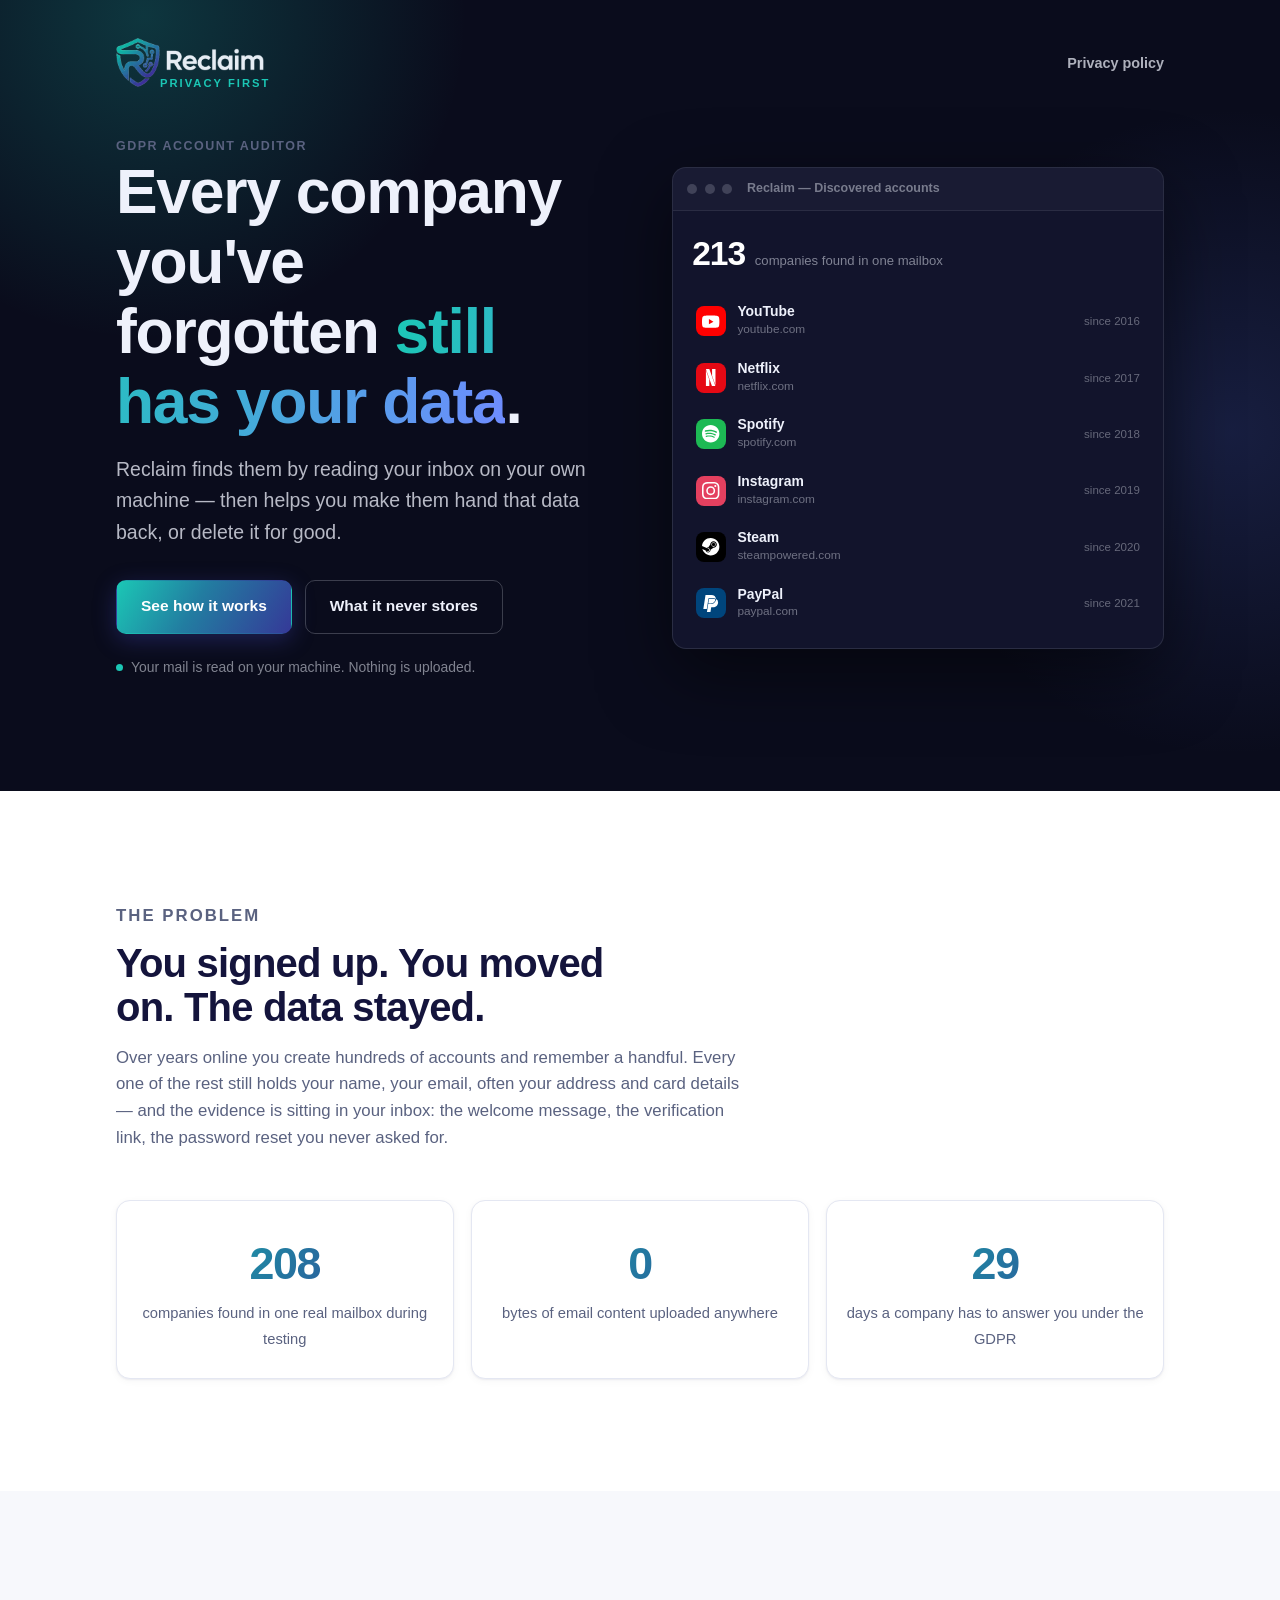
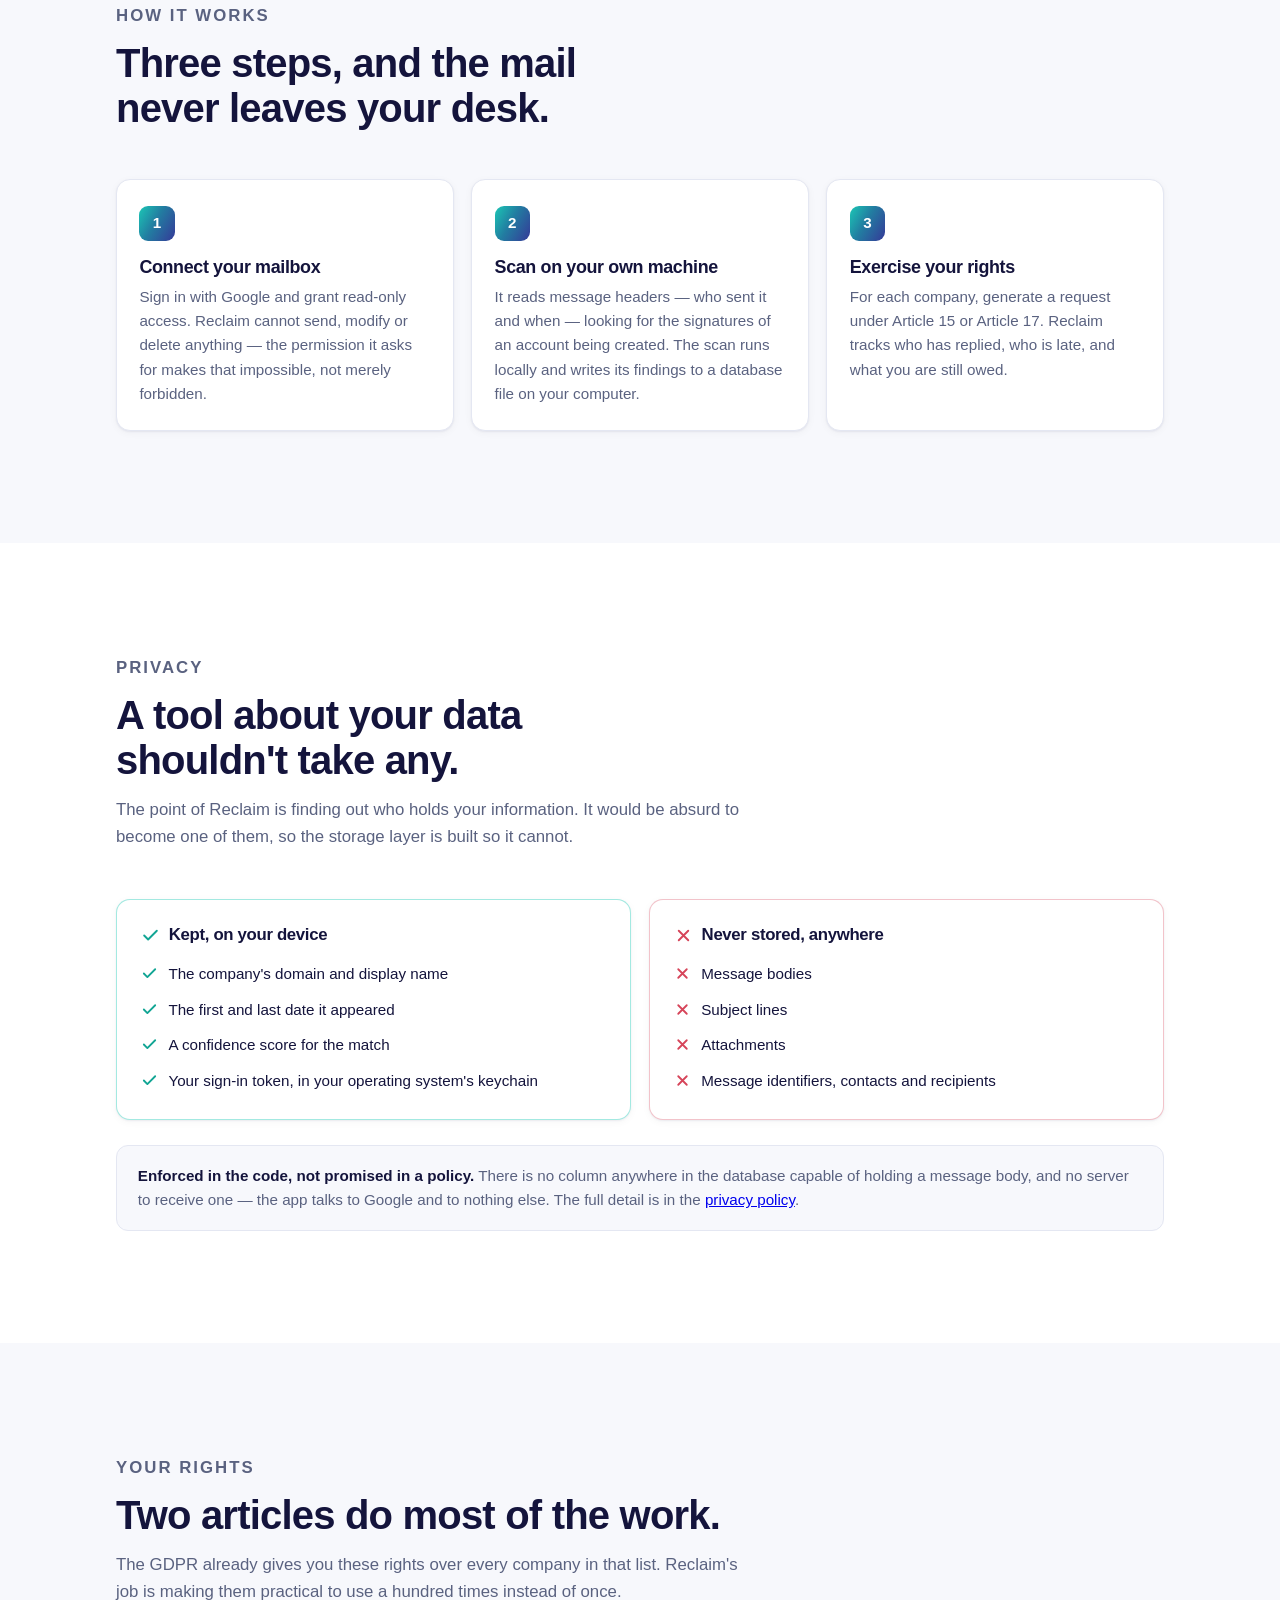
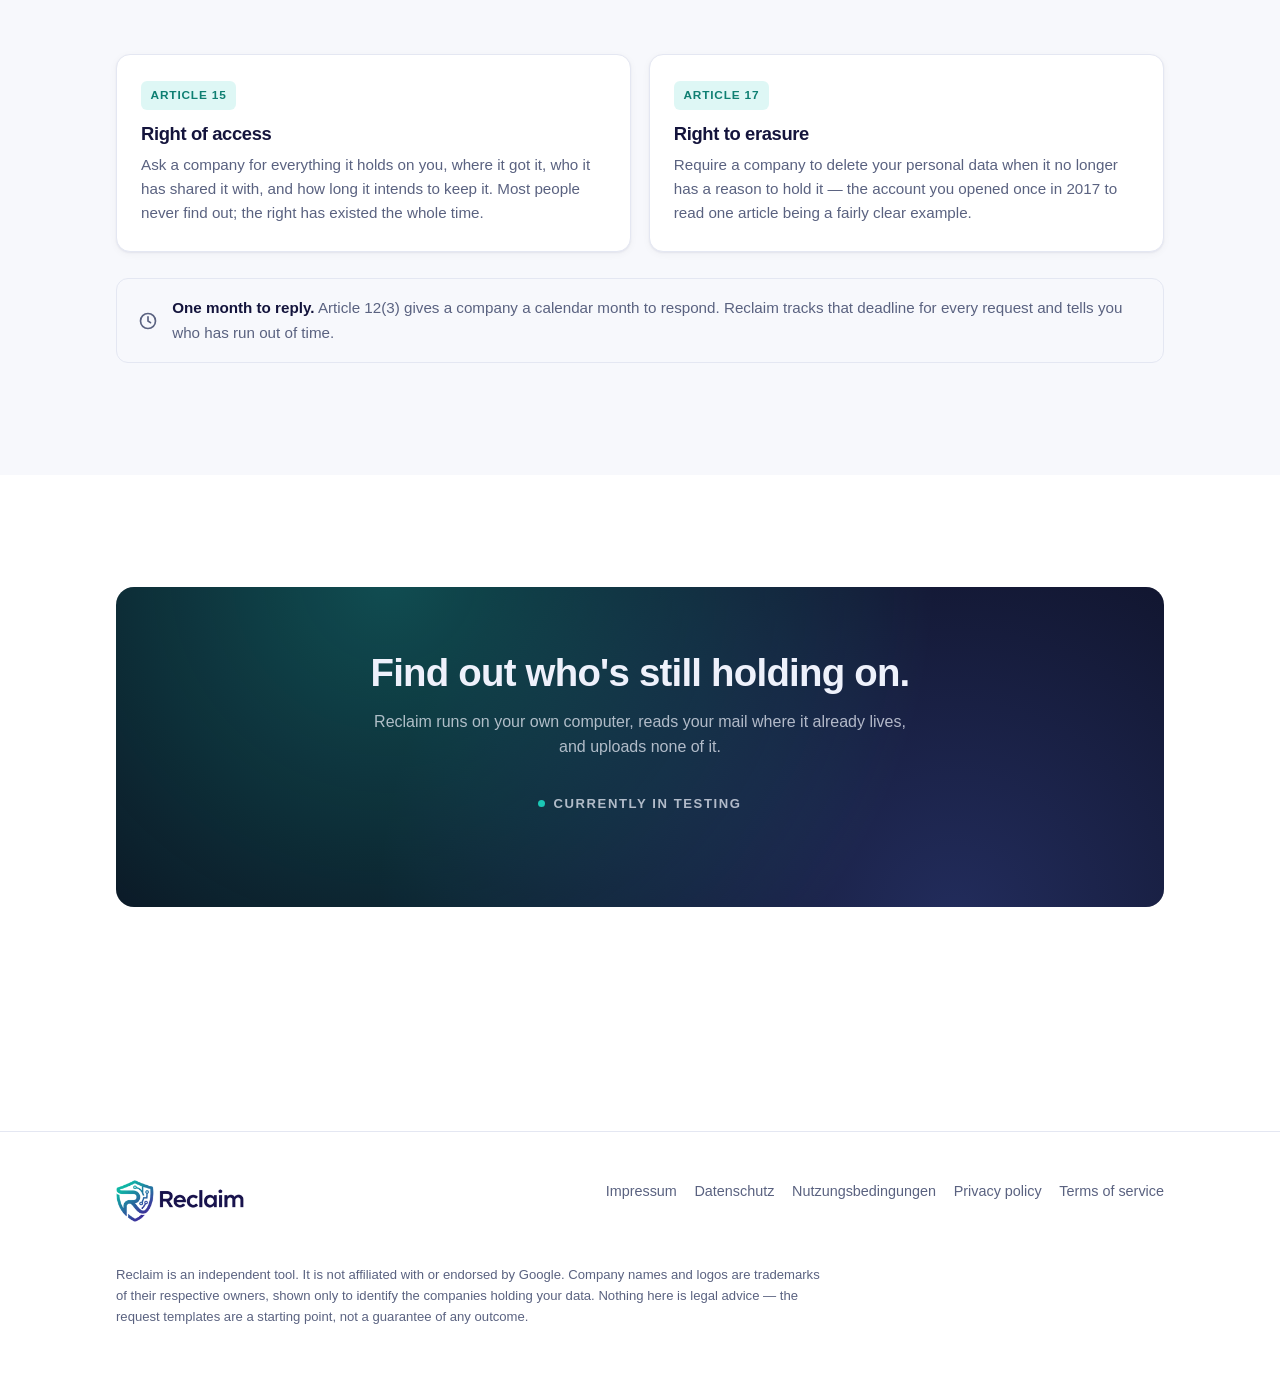
<file: index.html>
<!doctype html>
<html lang="en">
<head>
<meta charset="utf-8">
<meta name="viewport" content="width=device-width, initial-scale=1">
<title>Reclaim — find every company that still holds your data</title>
<meta name="description" content="Reclaim finds the online accounts you have forgotten by reading your own inbox, on your own machine, and helps you exercise your GDPR rights over them. No email content ever leaves your device.">
<meta name="theme-color" content="#0a0c1c">

<meta property="og:title" content="Reclaim — find every company that still holds your data">
<meta property="og:description" content="Scan your inbox locally. See who holds your data. Make them hand it back, or delete it.">
<meta property="og:type" content="website">

<link rel="icon" href="reclaim-logo.png">
<link rel="stylesheet" href="landing.css">
</head>
<body>

<div class="progress" id="progress" aria-hidden="true"></div>

<!-- ── Hero ──────────────────────────────────────────────────────── -->
<header class="hero">
  <div class="wrap">
    <nav class="hero-nav">
      <div class="lockup">
        <img src="reclaim-logo-dark.png" alt="Reclaim" width="440" height="146">
        <span class="motto">Privacy first</span>
      </div>
      <a href="privacy.html">Privacy policy</a>
    </nav>

    <div class="hero-grid">
      <!-- Becomes display:contents on a phone so its children join the
           hero grid directly and the app window can be ordered up between
           the copy and the buttons. See .hero-copy in landing.css. -->
      <div class="hero-copy">
        <p class="eyebrow">GDPR account auditor</p>
        <h1>Every company you've forgotten <span class="grad">still has your data</span>.</h1>
        <p class="hero-lede">
          Reclaim finds them by reading your inbox on your own machine — then
          helps you make them hand that data back, or delete it for good.
        </p>

        <div class="cta-row">
          <a class="btn btn-primary" href="#how">See how it works</a>
          <a class="btn btn-ghost" href="#privacy">What it never stores</a>
        </div>

        <p class="hero-note">
          <span class="dot-live" aria-hidden="true"></span>
          Your mail is read on your machine. Nothing is uploaded.
        </p>
      </div>

      <!-- A recreation of the app rather than a screenshot, so it stays
           sharp at any size and can show a scan actually filling up. -->
      <div class="window" role="img" aria-label="The Reclaim app listing companies discovered in a mailbox: YouTube, Netflix, Spotify and others, with the year each account was first seen.">
        <div class="window-bar" aria-hidden="true">
          <i></i><i></i><i></i>
          <span class="window-title">Reclaim — Discovered accounts</span>
        </div>
        <div class="window-body">
          <div class="counter-row">
            <span class="counter" id="counter">0</span>
            <span class="counter-label">companies found in one mailbox</span>
          </div>
          <div class="rows" id="rows"></div>
        </div>
      </div>
    </div>
  </div>
</header>

<!-- ── The problem ───────────────────────────────────────────────── -->
<section>
  <div class="wrap">
    <div class="section-head reveal">
      <p class="eyebrow">The problem</p>
      <h2>You signed up. You moved on. The data stayed.</h2>
      <p>
        Over years online you create hundreds of accounts and remember a
        handful. Every one of the rest still holds your name, your email,
        often your address and card details — and the evidence is sitting in
        your inbox: the welcome message, the verification link, the password
        reset you never asked for.
      </p>
    </div>

    <div class="figures">
      <div class="figure reveal">
        <b data-count="213">0</b>
        <span>companies found in one real mailbox during testing</span>
      </div>
      <div class="figure reveal">
        <b>0</b>
        <span>bytes of email content uploaded anywhere</span>
      </div>
      <div class="figure reveal">
        <b data-count="30">0</b>
        <span>days a company has to answer you under the GDPR</span>
      </div>
    </div>
  </div>
</section>

<!-- ── How it works ──────────────────────────────────────────────── -->
<section id="how" class="alt">
  <div class="wrap">
    <div class="section-head reveal">
      <p class="eyebrow">How it works</p>
      <h2>Three steps, and the mail never leaves your desk.</h2>
    </div>

    <div class="steps">
      <div class="step reveal">
        <div class="step-n">1</div>
        <h3>Connect your mailbox</h3>
        <p>
          Sign in with Google and grant read-only access. Reclaim cannot send,
          modify or delete anything — the permission it asks for makes that
          impossible, not merely forbidden.
        </p>
      </div>
      <div class="step reveal">
        <div class="step-n">2</div>
        <h3>Scan on your own machine</h3>
        <p>
          It reads message headers — who sent it and when — looking for the
          signatures of an account being created. The scan runs locally and
          writes its findings to a database file on your computer.
        </p>
      </div>
      <div class="step reveal">
        <div class="step-n">3</div>
        <h3>Exercise your rights</h3>
        <p>
          For each company, generate a request under Article 15 or Article 17.
          Reclaim tracks who has replied, who is late, and what you are still
          owed.
        </p>
      </div>
    </div>
  </div>
</section>

<!-- ── Privacy ───────────────────────────────────────────────────── -->
<section id="privacy">
  <div class="wrap">
    <div class="section-head reveal">
      <p class="eyebrow">Privacy</p>
      <h2>A tool about your data shouldn't take any.</h2>
      <p>
        The point of Reclaim is finding out who holds your information. It
        would be absurd to become one of them, so the storage layer is built
        so it cannot.
      </p>
    </div>

    <div class="split">
      <div class="panel panel-keep reveal">
        <h3>
          <svg class="tick" width="19" height="19" viewBox="0 0 24 24" fill="none" stroke="currentColor" stroke-width="2.4" stroke-linecap="round" stroke-linejoin="round" aria-hidden="true"><path d="M20 6 9 17l-5-5"/></svg>
          Kept, on your device
        </h3>
        <ul>
          <li><svg class="tick" width="17" height="17" viewBox="0 0 24 24" fill="none" stroke="currentColor" stroke-width="2.6" stroke-linecap="round" stroke-linejoin="round" aria-hidden="true"><path d="M20 6 9 17l-5-5"/></svg> The company's domain and display name</li>
          <li><svg class="tick" width="17" height="17" viewBox="0 0 24 24" fill="none" stroke="currentColor" stroke-width="2.6" stroke-linecap="round" stroke-linejoin="round" aria-hidden="true"><path d="M20 6 9 17l-5-5"/></svg> The first and last date it appeared</li>
          <li><svg class="tick" width="17" height="17" viewBox="0 0 24 24" fill="none" stroke="currentColor" stroke-width="2.6" stroke-linecap="round" stroke-linejoin="round" aria-hidden="true"><path d="M20 6 9 17l-5-5"/></svg> A confidence score for the match</li>
          <li><svg class="tick" width="17" height="17" viewBox="0 0 24 24" fill="none" stroke="currentColor" stroke-width="2.6" stroke-linecap="round" stroke-linejoin="round" aria-hidden="true"><path d="M20 6 9 17l-5-5"/></svg> Your sign-in token, in your operating system's keychain</li>
        </ul>
      </div>

      <div class="panel panel-never reveal">
        <h3>
          <svg class="cross" width="19" height="19" viewBox="0 0 24 24" fill="none" stroke="currentColor" stroke-width="2.4" stroke-linecap="round" aria-hidden="true"><path d="M18 6 6 18M6 6l12 12"/></svg>
          Never stored, anywhere
        </h3>
        <ul>
          <li><svg class="cross" width="17" height="17" viewBox="0 0 24 24" fill="none" stroke="currentColor" stroke-width="2.6" stroke-linecap="round" aria-hidden="true"><path d="M18 6 6 18M6 6l12 12"/></svg> Message bodies</li>
          <li><svg class="cross" width="17" height="17" viewBox="0 0 24 24" fill="none" stroke="currentColor" stroke-width="2.6" stroke-linecap="round" aria-hidden="true"><path d="M18 6 6 18M6 6l12 12"/></svg> Subject lines</li>
          <li><svg class="cross" width="17" height="17" viewBox="0 0 24 24" fill="none" stroke="currentColor" stroke-width="2.6" stroke-linecap="round" aria-hidden="true"><path d="M18 6 6 18M6 6l12 12"/></svg> Attachments</li>
          <li><svg class="cross" width="17" height="17" viewBox="0 0 24 24" fill="none" stroke="currentColor" stroke-width="2.6" stroke-linecap="round" aria-hidden="true"><path d="M18 6 6 18M6 6l12 12"/></svg> Message identifiers, contacts and recipients</li>
        </ul>
      </div>
    </div>

    <div class="enforced reveal">
      <strong>Enforced in the code, not promised in a policy.</strong>
      There is no column anywhere in the database capable of holding a message
      body, and no server to receive one — the app talks to Google and to
      nothing else. The full detail is in the
      <a href="privacy.html">privacy policy</a>.
    </div>
  </div>
</section>

<!-- ── Rights ────────────────────────────────────────────────────── -->
<section class="alt">
  <div class="wrap">
    <div class="section-head reveal">
      <p class="eyebrow">Your rights</p>
      <h2>Two articles do most of the work.</h2>
      <p>
        The GDPR already gives you these rights over every company in that
        list. Reclaim's job is making them practical to use a hundred times
        instead of once.
      </p>
    </div>

    <div class="rights">
      <div class="right-card reveal">
        <span class="article">Article 15</span>
        <h3>Right of access</h3>
        <p>
          Ask a company for everything it holds on you, where it got it, who
          it has shared it with, and how long it intends to keep it. Most
          people never find out; the right has existed the whole time.
        </p>
      </div>
      <div class="right-card reveal">
        <span class="article">Article 17</span>
        <h3>Right to erasure</h3>
        <p>
          Require a company to delete your personal data when it no longer has
          a reason to hold it — the account you opened once in 2017 to read
          one article being a fairly clear example.
        </p>
      </div>
    </div>

    <div class="deadline reveal">
      <svg width="20" height="20" viewBox="0 0 24 24" fill="none" stroke="currentColor" stroke-width="2" stroke-linecap="round" aria-hidden="true" style="flex:none"><circle cx="12" cy="12" r="9"/><path d="M12 7v5l3 2"/></svg>
      <span>
        <b>One month to reply.</b> Article 12(3) gives a company a calendar
        month to respond. Reclaim tracks that deadline for every request and
        tells you who has run out of time.
      </span>
    </div>
  </div>
</section>

<!-- ── Close ─────────────────────────────────────────────────────── -->
<section>
  <div class="wrap">
    <div class="close-band reveal">
      <h2>Find out who's still holding on.</h2>
      <p>
        Reclaim runs on your own computer, reads your mail where it already
        lives, and uploads none of it.
      </p>
      <p class="close-status">Currently in testing</p>
    </div>
  </div>
</section>

<!-- ── Footer ────────────────────────────────────────────────────── -->
<footer>
  <div class="wrap">
    <div class="foot-grid">
      <div>
        <img class="logo-light" src="reclaim-logo.png" alt="Reclaim" width="440" height="146">
        <img class="logo-dark" src="reclaim-logo-dark.png" alt="Reclaim" width="440" height="146">
      </div>
      <nav class="foot-links" aria-label="Legal">
        <a href="impressum.html">Impressum</a>
        <a href="datenschutz.html">Datenschutz</a>
        <a href="nutzungsbedingungen.html">Nutzungsbedingungen</a>
        <a href="privacy.html">Privacy policy</a>
        <a href="terms.html">Terms of service</a>
      </nav>
    </div>
    <p class="disclaimer">
      Reclaim is an independent tool. It is not affiliated with or endorsed by
      Google. Company names and logos are trademarks of their respective
      owners, shown only to identify the companies holding your data. Nothing
      here is legal advice — the request templates are a starting point, not a
      guarantee of any outcome.
    </p>
  </div>
</footer>

<script type="application/json" id="marks">[{"domain":"youtube.com","name":"YouTube","path":"M23.498 6.186a3.016 3.016 0 0 0-2.122-2.136C19.505 3.545 12 3.545 12 3.545s-7.505 0-9.377.505A3.017 3.017 0 0 0 .502 6.186C0 8.07 0 12 0 12s0 3.93.502 5.814a3.016 3.016 0 0 0 2.122 2.136c1.871.505 9.376.505 9.376.505s7.505 0 9.377-.505a3.015 3.015 0 0 0 2.122-2.136C24 15.93 24 12 24 12s0-3.93-.502-5.814zM9.545 15.568V8.432L15.818 12l-6.273 3.568z","hex":"#FF0000"},{"domain":"netflix.com","name":"Netflix","path":"m5.398 0 8.348 23.602c2.346.059 4.856.398 4.856.398L10.113 0H5.398zm8.489 0v9.172l4.715 13.33V0h-4.715zM5.398 1.5V24c1.873-.225 2.81-.312 4.715-.398V14.83L5.398 1.5z","hex":"#E50914"},{"domain":"spotify.com","name":"Spotify","path":"M12 0C5.4 0 0 5.4 0 12s5.4 12 12 12 12-5.4 12-12S18.66 0 12 0zm5.521 17.34c-.24.359-.66.48-1.021.24-2.82-1.74-6.36-2.101-10.561-1.141-.418.122-.779-.179-.899-.539-.12-.421.18-.78.54-.9 4.56-1.021 8.52-.6 11.64 1.32.42.18.479.659.301 1.02zm1.44-3.3c-.301.42-.841.6-1.262.3-3.239-1.98-8.159-2.58-11.939-1.38-.479.12-1.02-.12-1.14-.6-.12-.48.12-1.021.6-1.141C9.6 9.9 15 10.561 18.72 12.84c.361.181.54.78.241 1.2zm.12-3.36C15.24 8.4 8.82 8.16 5.16 9.301c-.6.179-1.2-.181-1.38-.721-.18-.601.18-1.2.72-1.381 4.26-1.26 11.28-1.02 15.721 1.621.539.3.719 1.02.419 1.56-.299.421-1.02.599-1.559.3z","hex":"#1DB954"},{"domain":"instagram.com","name":"Instagram","path":"M7.0301.084c-1.2768.0602-2.1487.264-2.911.5634-.7888.3075-1.4575.72-2.1228 1.3877-.6652.6677-1.075 1.3368-1.3802 2.127-.2954.7638-.4956 1.6365-.552 2.914-.0564 1.2775-.0689 1.6882-.0626 4.947.0062 3.2586.0206 3.6671.0825 4.9473.061 1.2765.264 2.1482.5635 2.9107.308.7889.72 1.4573 1.388 2.1228.6679.6655 1.3365 1.0743 2.1285 1.38.7632.295 1.6361.4961 2.9134.552 1.2773.056 1.6884.069 4.9462.0627 3.2578-.0062 3.668-.0207 4.9478-.0814 1.28-.0607 2.147-.2652 2.9098-.5633.7889-.3086 1.4578-.72 2.1228-1.3881.665-.6682 1.0745-1.3378 1.3795-2.1284.2957-.7632.4966-1.636.552-2.9124.056-1.2809.0692-1.6898.063-4.948-.0063-3.2583-.021-3.6668-.0817-4.9465-.0607-1.2797-.264-2.1487-.5633-2.9117-.3084-.7889-.72-1.4568-1.3876-2.1228C21.2982 1.33 20.628.9208 19.8378.6165 19.074.321 18.2017.1197 16.9244.0645 15.6471.0093 15.236-.005 11.977.0014 8.718.0076 8.31.0215 7.0301.0839m.1402 21.6932c-1.17-.0509-1.8053-.2453-2.2287-.408-.5606-.216-.96-.4771-1.3819-.895-.422-.4178-.6811-.8186-.9-1.378-.1644-.4234-.3624-1.058-.4171-2.228-.0595-1.2645-.072-1.6442-.079-4.848-.007-3.2037.0053-3.583.0607-4.848.05-1.169.2456-1.805.408-2.2282.216-.5613.4762-.96.895-1.3816.4188-.4217.8184-.6814 1.3783-.9003.423-.1651 1.0575-.3614 2.227-.4171 1.2655-.06 1.6447-.072 4.848-.079 3.2033-.007 3.5835.005 4.8495.0608 1.169.0508 1.8053.2445 2.228.408.5608.216.96.4754 1.3816.895.4217.4194.6816.8176.9005 1.3787.1653.4217.3617 1.056.4169 2.2263.0602 1.2655.0739 1.645.0796 4.848.0058 3.203-.0055 3.5834-.061 4.848-.051 1.17-.245 1.8055-.408 2.2294-.216.5604-.4763.96-.8954 1.3814-.419.4215-.8181.6811-1.3783.9-.4224.1649-1.0577.3617-2.2262.4174-1.2656.0595-1.6448.072-4.8493.079-3.2045.007-3.5825-.006-4.848-.0608M16.953 5.5864A1.44 1.44 0 1 0 18.39 4.144a1.44 1.44 0 0 0-1.437 1.4424M5.8385 12.012c.0067 3.4032 2.7706 6.1557 6.173 6.1493 3.4026-.0065 6.157-2.7701 6.1506-6.1733-.0065-3.4032-2.771-6.1565-6.174-6.1498-3.403.0067-6.156 2.771-6.1496 6.1738M8 12.0077a4 4 0 1 1 4.008 3.9921A3.9996 3.9996 0 0 1 8 12.0077","hex":"#E4405F"},{"domain":"steampowered.com","name":"Steam","path":"M11.979 0C5.678 0 .511 4.86.022 11.037l6.432 2.658c.545-.371 1.203-.59 1.912-.59.063 0 .125.004.188.006l2.861-4.142V8.91c0-2.495 2.028-4.524 4.524-4.524 2.494 0 4.524 2.031 4.524 4.527s-2.03 4.525-4.524 4.525h-.105l-4.076 2.911c0 .052.004.105.004.159 0 1.875-1.515 3.396-3.39 3.396-1.635 0-3.016-1.173-3.331-2.727L.436 15.27C1.862 20.307 6.486 24 11.979 24c6.627 0 11.999-5.373 11.999-12S18.605 0 11.979 0zM7.54 18.21l-1.473-.61c.262.543.714.999 1.314 1.25 1.297.539 2.793-.076 3.332-1.375.263-.63.264-1.319.005-1.949s-.75-1.121-1.377-1.383c-.624-.26-1.29-.249-1.878-.03l1.523.63c.956.4 1.409 1.5 1.009 2.455-.397.957-1.497 1.41-2.454 1.012H7.54zm11.415-9.303c0-1.662-1.353-3.015-3.015-3.015-1.665 0-3.015 1.353-3.015 3.015 0 1.665 1.35 3.015 3.015 3.015 1.663 0 3.015-1.35 3.015-3.015zm-5.273-.005c0-1.252 1.013-2.266 2.265-2.266 1.249 0 2.266 1.014 2.266 2.266 0 1.251-1.017 2.265-2.266 2.265-1.253 0-2.265-1.014-2.265-2.265z","hex":"#000000"},{"domain":"paypal.com","name":"PayPal","path":"M15.607 4.653H8.941L6.645 19.251H1.82L4.862 0h7.995c3.754 0 6.375 2.294 6.473 5.513-.648-.478-2.105-.86-3.722-.86m6.57 5.546c0 3.41-3.01 6.853-6.958 6.853h-2.493L11.595 24H6.74l1.845-11.538h3.592c4.208 0 7.346-3.634 7.153-6.949a5.24 5.24 0 0 1 2.848 4.686M9.653 5.546h6.408c.907 0 1.942.222 2.363.541-.195 2.741-2.655 5.483-6.441 5.483H8.714Z","hex":"#00457C"},{"domain":"airbnb.com","name":"Airbnb","path":"M12.001 18.275c-1.353-1.697-2.148-3.184-2.413-4.457-.263-1.027-.16-1.848.291-2.465.477-.71 1.188-1.056 2.121-1.056s1.643.345 2.12 1.063c.446.61.558 1.432.286 2.465-.291 1.298-1.085 2.785-2.412 4.458zm9.601 1.14c-.185 1.246-1.034 2.28-2.2 2.783-2.253.98-4.483-.583-6.392-2.704 3.157-3.951 3.74-7.028 2.385-9.018-.795-1.14-1.933-1.695-3.394-1.695-2.944 0-4.563 2.49-3.927 5.382.37 1.565 1.352 3.343 2.917 5.332-.98 1.085-1.91 1.856-2.732 2.333-.636.344-1.245.558-1.828.609-2.679.399-4.778-2.2-3.825-4.88.132-.345.395-.98.845-1.961l.025-.053c1.464-3.178 3.242-6.79 5.285-10.795l.053-.132.58-1.116c.45-.822.635-1.19 1.351-1.643.346-.21.77-.315 1.246-.315.954 0 1.698.558 2.016 1.007.158.239.345.557.582.953l.558 1.089.08.159c2.041 4.004 3.821 7.608 5.279 10.794l.026.025.533 1.22.318.764c.243.613.294 1.222.213 1.858zm1.22-2.39c-.186-.583-.505-1.271-.9-2.094v-.03c-1.889-4.006-3.642-7.608-5.307-10.844l-.111-.163C15.317 1.461 14.468 0 12.001 0c-2.44 0-3.476 1.695-4.535 3.898l-.081.16c-1.669 3.236-3.421 6.843-5.303 10.847v.053l-.559 1.22c-.21.504-.317.768-.345.847C-.172 20.74 2.611 24 5.98 24c.027 0 .132 0 .265-.027h.372c1.75-.213 3.554-1.325 5.384-3.317 1.829 1.989 3.635 3.104 5.382 3.317h.372c.133.027.239.027.265.027 3.37.003 6.152-3.261 4.802-6.975z","hex":"#FF5A5F"},{"domain":"uber.com","name":"Uber","path":"M0 7.97v4.958c0 1.867 1.302 3.101 3 3.101.826 0 1.562-.316 2.094-.87v.736H6.27V7.97H5.082v4.888c0 1.257-.85 2.106-1.947 2.106-1.11 0-1.946-.827-1.946-2.106V7.971H0zm7.44 0v7.925h1.13v-.725c.521.532 1.257.86 2.06.86a3.006 3.006 0 0 0 3.034-3.01 3.01 3.01 0 0 0-3.033-3.024 2.86 2.86 0 0 0-2.049.861V7.971H7.439zm9.869 2.038c-1.687 0-2.965 1.37-2.965 3 0 1.72 1.334 3.01 3.066 3.01 1.053 0 1.913-.463 2.49-1.233l-.826-.611c-.43.577-.996.847-1.664.847-.973 0-1.753-.7-1.912-1.64h4.697v-.373c0-1.72-1.222-3-2.886-3zm6.295.068c-.634 0-1.098.294-1.381.758v-.713h-1.131v5.774h1.142V12.61c0-.894.544-1.47 1.291-1.47H24v-1.065h-.396zm-6.319.928c.85 0 1.564.588 1.756 1.47H15.52c.203-.882.916-1.47 1.765-1.47zm-6.732.012c1.086 0 1.98.883 1.98 2.004a1.993 1.993 0 0 1-1.98 2.001A1.989 1.989 0 0 1 8.56 13.02a1.99 1.99 0 0 1 1.992-2.004z","hex":"#000000"},{"domain":"ebay.com","name":"eBay","path":"M6.056 12.132v-4.92h1.2v3.026c.59-.703 1.402-.906 2.202-.906 1.34 0 2.828.904 2.828 2.855 0 .233-.015.457-.06.668.24-.953 1.274-1.305 2.896-1.344.51-.018 1.095-.018 1.56-.018v-.135c0-.885-.556-1.244-1.53-1.244-.72 0-1.245.3-1.305.81h-1.275c.136-1.29 1.5-1.62 2.686-1.62 1.064 0 1.995.27 2.415 1.02l-.436-.84h1.41l2.055 4.125 2.055-4.126H24l-3.72 7.305h-1.346l1.07-2.04-2.33-4.38c.13.255.2.555.2.93v2.46c0 .346.01.69.04 1.005H16.8a6.543 6.543 0 01-.046-.765c-.603.734-1.32.96-2.32.96-1.48 0-2.272-.78-2.272-1.695 0-.15.015-.284.037-.405-.3 1.246-1.36 2.086-2.767 2.086-.87 0-1.694-.315-2.2-.93 0 .24-.015.494-.04.734h-1.18c.02-.39.04-.855.04-1.245v-1.05h-4.83c.065 1.095.818 1.74 1.853 1.74.718 0 1.355-.3 1.568-.93h1.24c-.24 1.29-1.61 1.725-2.79 1.725C.95 15.009 0 13.822 0 12.232c0-1.754.982-2.91 3.116-2.91 1.688 0 2.93.886 2.94 2.806v.005zm9.137.183c-1.095.034-1.77.233-1.77.95 0 .465.36.97 1.305.97 1.26 0 1.935-.69 1.935-1.814v-.13c-.45 0-.99.006-1.484.022h.012zm-6.06 1.875c1.11 0 1.876-.806 1.876-2.02s-.768-2.02-1.893-2.02c-1.11 0-1.89.806-1.89 2.02s.765 2.02 1.875 2.02h.03zm-4.35-2.514c-.044-1.125-.854-1.546-1.725-1.546-.944 0-1.694.474-1.815 1.546z","hex":"#E53238"},{"domain":"dropbox.com","name":"Dropbox","path":"M6 1.807L0 5.629l6 3.822 6.001-3.822L6 1.807zM18 1.807l-6 3.822 6 3.822 6-3.822-6-3.822zM0 13.274l6 3.822 6.001-3.822L6 9.452l-6 3.822zM18 9.452l-6 3.822 6 3.822 6-3.822-6-3.822zM6 18.371l6.001 3.822 6-3.822-6-3.822L6 18.371z","hex":"#0061FF"},{"domain":"reddit.com","name":"Reddit","path":"M12 0C5.373 0 0 5.373 0 12c0 3.314 1.343 6.314 3.515 8.485l-2.286 2.286C.775 23.225 1.097 24 1.738 24H12c6.627 0 12-5.373 12-12S18.627 0 12 0Zm4.388 3.199c1.104 0 1.999.895 1.999 1.999 0 1.105-.895 2-1.999 2-.946 0-1.739-.657-1.947-1.539v.002c-1.147.162-2.032 1.15-2.032 2.341v.007c1.776.067 3.4.567 4.686 1.363.473-.363 1.064-.58 1.707-.58 1.547 0 2.802 1.254 2.802 2.802 0 1.117-.655 2.081-1.601 2.531-.088 3.256-3.637 5.876-7.997 5.876-4.361 0-7.905-2.617-7.998-5.87-.954-.447-1.614-1.415-1.614-2.538 0-1.548 1.255-2.802 2.803-2.802.645 0 1.239.218 1.712.585 1.275-.79 2.881-1.291 4.64-1.365v-.01c0-1.663 1.263-3.034 2.88-3.207.188-.911.993-1.595 1.959-1.595Zm-8.085 8.376c-.784 0-1.459.78-1.506 1.797-.047 1.016.64 1.429 1.426 1.429.786 0 1.371-.369 1.418-1.385.047-1.017-.553-1.841-1.338-1.841Zm7.406 0c-.786 0-1.385.824-1.338 1.841.047 1.017.634 1.385 1.418 1.385.785 0 1.473-.413 1.426-1.429-.046-1.017-.721-1.797-1.506-1.797Zm-3.703 4.013c-.974 0-1.907.048-2.77.135-.147.015-.241.168-.183.305.483 1.154 1.622 1.964 2.953 1.964 1.33 0 2.47-.81 2.953-1.964.057-.137-.037-.29-.184-.305-.863-.087-1.795-.135-2.769-.135Z","hex":"#FF4500"},{"domain":"figma.com","name":"Figma","path":"M15.852 8.981h-4.588V0h4.588c2.476 0 4.49 2.014 4.49 4.49s-2.014 4.491-4.49 4.491zM12.735 7.51h3.117c1.665 0 3.019-1.355 3.019-3.019s-1.355-3.019-3.019-3.019h-3.117V7.51zm0 1.471H8.148c-2.476 0-4.49-2.014-4.49-4.49S5.672 0 8.148 0h4.588v8.981zm-4.587-7.51c-1.665 0-3.019 1.355-3.019 3.019s1.354 3.02 3.019 3.02h3.117V1.471H8.148zm4.587 15.019H8.148c-2.476 0-4.49-2.014-4.49-4.49s2.014-4.49 4.49-4.49h4.588v8.98zM8.148 8.981c-1.665 0-3.019 1.355-3.019 3.019s1.355 3.019 3.019 3.019h3.117V8.981H8.148zM8.172 24c-2.489 0-4.515-2.014-4.515-4.49s2.014-4.49 4.49-4.49h4.588v4.441c0 2.503-2.047 4.539-4.563 4.539zm-.024-7.51a3.023 3.023 0 0 0-3.019 3.019c0 1.665 1.365 3.019 3.044 3.019 1.705 0 3.093-1.376 3.093-3.068v-2.97H8.148zm7.704 0h-.098c-2.476 0-4.49-2.014-4.49-4.49s2.014-4.49 4.49-4.49h.098c2.476 0 4.49 2.014 4.49 4.49s-2.014 4.49-4.49 4.49zm-.097-7.509c-1.665 0-3.019 1.355-3.019 3.019s1.355 3.019 3.019 3.019h.098c1.665 0 3.019-1.355 3.019-3.019s-1.355-3.019-3.019-3.019h-.098z","hex":"#F24E1E"},{"domain":"booking.com","name":"Booking.com","path":"M24 0H0v24h24ZM8.575 6.563h2.658c2.108 0 3.473 1.15 3.473 2.898 0 1.15-.575 1.82-.91 2.108l-.287.263.335.192c.815.479 1.318 1.389 1.318 2.395 0 1.988-1.51 3.257-3.857 3.257H7.449V7.713c0-.623.503-1.126 1.126-1.15zm1.7 1.868c-.479.024-.694.264-.694.79v1.893h1.676c.958 0 1.294-.743 1.294-1.365 0-.815-.503-1.318-1.318-1.318zm-.096 4.36c-.407.071-.598.31-.598.79v2.251h1.868c.934 0 1.509-.55 1.509-1.533 0-.934-.599-1.509-1.51-1.509zm7.737 2.394c.743 0 1.341.599 1.341 1.342a1.34 1.34 0 0 1-1.341 1.341 1.355 1.355 0 0 1-1.341-1.341c0-.743.598-1.342 1.34-1.342z","hex":"#003580"},{"domain":"etsy.com","name":"Etsy","path":"M8.559 2.445c0-.325.033-.52.59-.52h7.465c1.3 0 2.02 1.11 2.54 3.193l.42 1.666h1.27c.23-4.728.43-6.784.43-6.784s-3.196.36-5.09.36H6.635L1.521.196v1.37l1.725.326c1.21.24 1.5.496 1.6 1.606 0 0 .11 3.27.11 8.64 0 5.385-.09 8.61-.09 8.61 0 .973-.39 1.333-1.59 1.573l-1.722.33V24l5.13-.165h8.55c1.935 0 6.39.165 6.39.165.105-1.17.75-6.48.855-7.064h-1.2l-1.284 2.91c-1.005 2.28-2.476 2.445-4.11 2.445h-4.906c-1.63 0-2.415-.64-2.415-2.05V12.8s3.62 0 4.79.096c.912.064 1.463.325 1.76 1.598l.39 1.695h1.41l-.09-4.278.192-4.305h-1.391l-.45 1.89c-.283 1.244-.48 1.47-1.754 1.6-1.666.17-4.815.14-4.815.14V2.45h-.05z","hex":"#F16521"},{"domain":"discord.com","name":"Discord","path":"M20.317 4.3698a19.7913 19.7913 0 00-4.8851-1.5152.0741.0741 0 00-.0785.0371c-.211.3753-.4447.8648-.6083 1.2495-1.8447-.2762-3.68-.2762-5.4868 0-.1636-.3933-.4058-.8742-.6177-1.2495a.077.077 0 00-.0785-.037 19.7363 19.7363 0 00-4.8852 1.515.0699.0699 0 00-.0321.0277C.5334 9.0458-.319 13.5799.0992 18.0578a.0824.0824 0 00.0312.0561c2.0528 1.5076 4.0413 2.4228 5.9929 3.0294a.0777.0777 0 00.0842-.0276c.4616-.6304.8731-1.2952 1.226-1.9942a.076.076 0 00-.0416-.1057c-.6528-.2476-1.2743-.5495-1.8722-.8923a.077.077 0 01-.0076-.1277c.1258-.0943.2517-.1923.3718-.2914a.0743.0743 0 01.0776-.0105c3.9278 1.7933 8.18 1.7933 12.0614 0a.0739.0739 0 01.0785.0095c.1202.099.246.1981.3728.2924a.077.077 0 01-.0066.1276 12.2986 12.2986 0 01-1.873.8914.0766.0766 0 00-.0407.1067c.3604.698.7719 1.3628 1.225 1.9932a.076.076 0 00.0842.0286c1.961-.6067 3.9495-1.5219 6.0023-3.0294a.077.077 0 00.0313-.0552c.5004-5.177-.8382-9.6739-3.5485-13.6604a.061.061 0 00-.0312-.0286zM8.02 15.3312c-1.1825 0-2.1569-1.0857-2.1569-2.419 0-1.3332.9555-2.4189 2.157-2.4189 1.2108 0 2.1757 1.0952 2.1568 2.419 0 1.3332-.9555 2.4189-2.1569 2.4189zm7.9748 0c-1.1825 0-2.1569-1.0857-2.1569-2.419 0-1.3332.9554-2.4189 2.1569-2.4189 1.2108 0 2.1757 1.0952 2.1568 2.419 0 1.3332-.946 2.4189-2.1568 2.4189Z","hex":"#5865F2"},{"domain":"strava.com","name":"Strava","path":"M15.387 17.944l-2.089-4.116h-3.065L15.387 24l5.15-10.172h-3.066m-7.008-5.599l2.836 5.598h4.172L10.463 0l-7 13.828h4.169","hex":"#FC4C02"}]</script>
<script>
(function () {
  "use strict";

  var calm = window.matchMedia("(prefers-reduced-motion: reduce)").matches;

  /* ── Scroll reveals ──────────────────────────────────────────────
     IntersectionObserver rather than a scroll handler: it does not run
     on every frame, and it stops observing an element once shown. */
  var targets = document.querySelectorAll(".reveal");
  if (calm || !("IntersectionObserver" in window)) {
    targets.forEach(function (el) { el.classList.add("shown"); });
  } else {
    var seen = new IntersectionObserver(function (entries) {
      entries.forEach(function (entry) {
        if (!entry.isIntersecting) return;
        // Staggering siblings is done with transition-delay in the CSS.
        // Doing it here from the batch index gave no stagger at all on a
        // phone, where cards cross the threshold one at a time.
        entry.target.classList.add("shown");
        seen.unobserve(entry.target);
      });
      // A lower threshold on a tall phone screen: a card that has to be
      // 15% visible can sit at the bottom of the viewport still blank.
    }, { threshold: 0.08, rootMargin: "0px 0px -5% 0px" });
    targets.forEach(function (el) { seen.observe(el); });
  }

  /* ── Reading progress ────────────────────────────────────────────
     Scroll fires far more often than it paints, so the work is deferred
     to the next frame and coalesced -- one transform per frame at most,
     and scaleX never triggers layout. */
  var bar = document.getElementById("progress");
  if (bar && !calm) {
    var ticking = false;
    var paint = function () {
      var doc = document.documentElement;
      var scrollable = doc.scrollHeight - window.innerHeight;
      var ratio = scrollable > 0 ? window.scrollY / scrollable : 0;
      bar.style.transform = "scaleX(" + Math.min(Math.max(ratio, 0), 1) + ")";
      ticking = false;
    };
    window.addEventListener("scroll", function () {
      if (ticking) return;
      ticking = true;
      requestAnimationFrame(paint);
    }, { passive: true });
    window.addEventListener("resize", paint, { passive: true });
    paint();
  }

  /* ── Count-up figures ────────────────────────────────────────────*/
  function countUp(el, to) {
    if (calm) { el.textContent = String(to); return; }
    var started = null, ms = 1300;
    function frame(now) {
      if (started === null) started = now;
      var t = Math.min((now - started) / ms, 1);
      // Ease out, so it decelerates into the final number instead of
      // stopping dead.
      el.textContent = String(Math.round(to * (1 - Math.pow(1 - t, 3))));
      if (t < 1) requestAnimationFrame(frame);
    }
    requestAnimationFrame(frame);
  }

  var figures = document.querySelectorAll("[data-count]");
  if (!("IntersectionObserver" in window)) {
    figures.forEach(function (el) { countUp(el, +el.dataset.count); });
  } else {
    var counting = new IntersectionObserver(function (entries) {
      entries.forEach(function (entry) {
        if (!entry.isIntersecting) return;
        countUp(entry.target, +entry.target.dataset.count);
        counting.unobserve(entry.target);
      });
    }, { threshold: 0.5 });
    figures.forEach(function (el) { counting.observe(el); });
  }

  /* ── The app window ──────────────────────────────────────────────
     Rows arrive one at a time the way they do during a real scan, and
     the counter climbs with them. */
  var marks = JSON.parse(document.getElementById("marks").textContent);
  var rows = document.getElementById("rows");
  var counter = document.getElementById("counter");
  var YEARS = [2016, 2017, 2018, 2019, 2020, 2021, 2022, 2023];

  function light(hex) {
    var n = parseInt(hex.slice(1), 16);
    // Rec. 601 luma: white text on a pale brand colour is unreadable.
    return (((n >> 16) * 299 + ((n >> 8) & 255) * 587 + (n & 255) * 114) / 1000) > 150;
  }

  function build(mark, index) {
    var row = document.createElement("div");
    row.className = "row";

    var tile = document.createElement("span");
    tile.className = "row-mark";
    tile.style.background = mark.hex;
    tile.innerHTML =
      '<svg viewBox="0 0 24 24" fill="' + (light(mark.hex) ? "#14143C" : "#ffffff") +
      '"><path d="' + mark.path + '"/></svg>';

    var text = document.createElement("div");
    text.innerHTML =
      '<div class="row-name"></div><div class="row-domain"></div>';
    text.querySelector(".row-name").textContent = mark.name;
    text.querySelector(".row-domain").textContent = mark.domain;

    var when = document.createElement("span");
    when.className = "row-when";
    when.textContent = "since " + YEARS[index % YEARS.length];

    row.appendChild(tile);
    row.appendChild(text);
    row.appendChild(when);
    return row;
  }

  // Six at a time: enough to read as a list, few enough to fit beside
  // the headline on a laptop without scrolling.
  var VISIBLE = 6;
  var at = 0;

  function fill() {
    rows.textContent = "";
    for (var i = 0; i < VISIBLE; i++) {
      var mark = marks[(at + i) % marks.length];
      var row = build(mark, at + i);
      rows.appendChild(row);
      if (calm) { row.classList.add("in"); continue; }
      (function (el, delay) {
        setTimeout(function () { el.classList.add("in"); }, delay);
      })(row, i * 130);
    }
    at = (at + VISIBLE) % marks.length;
  }

  fill();
  countUp(counter, 213);
  if (!calm) {
    // Long enough that the list can be read before it turns over.
    setInterval(fill, 5200);
  }
})();
</script>
</body>
</html>
</file>
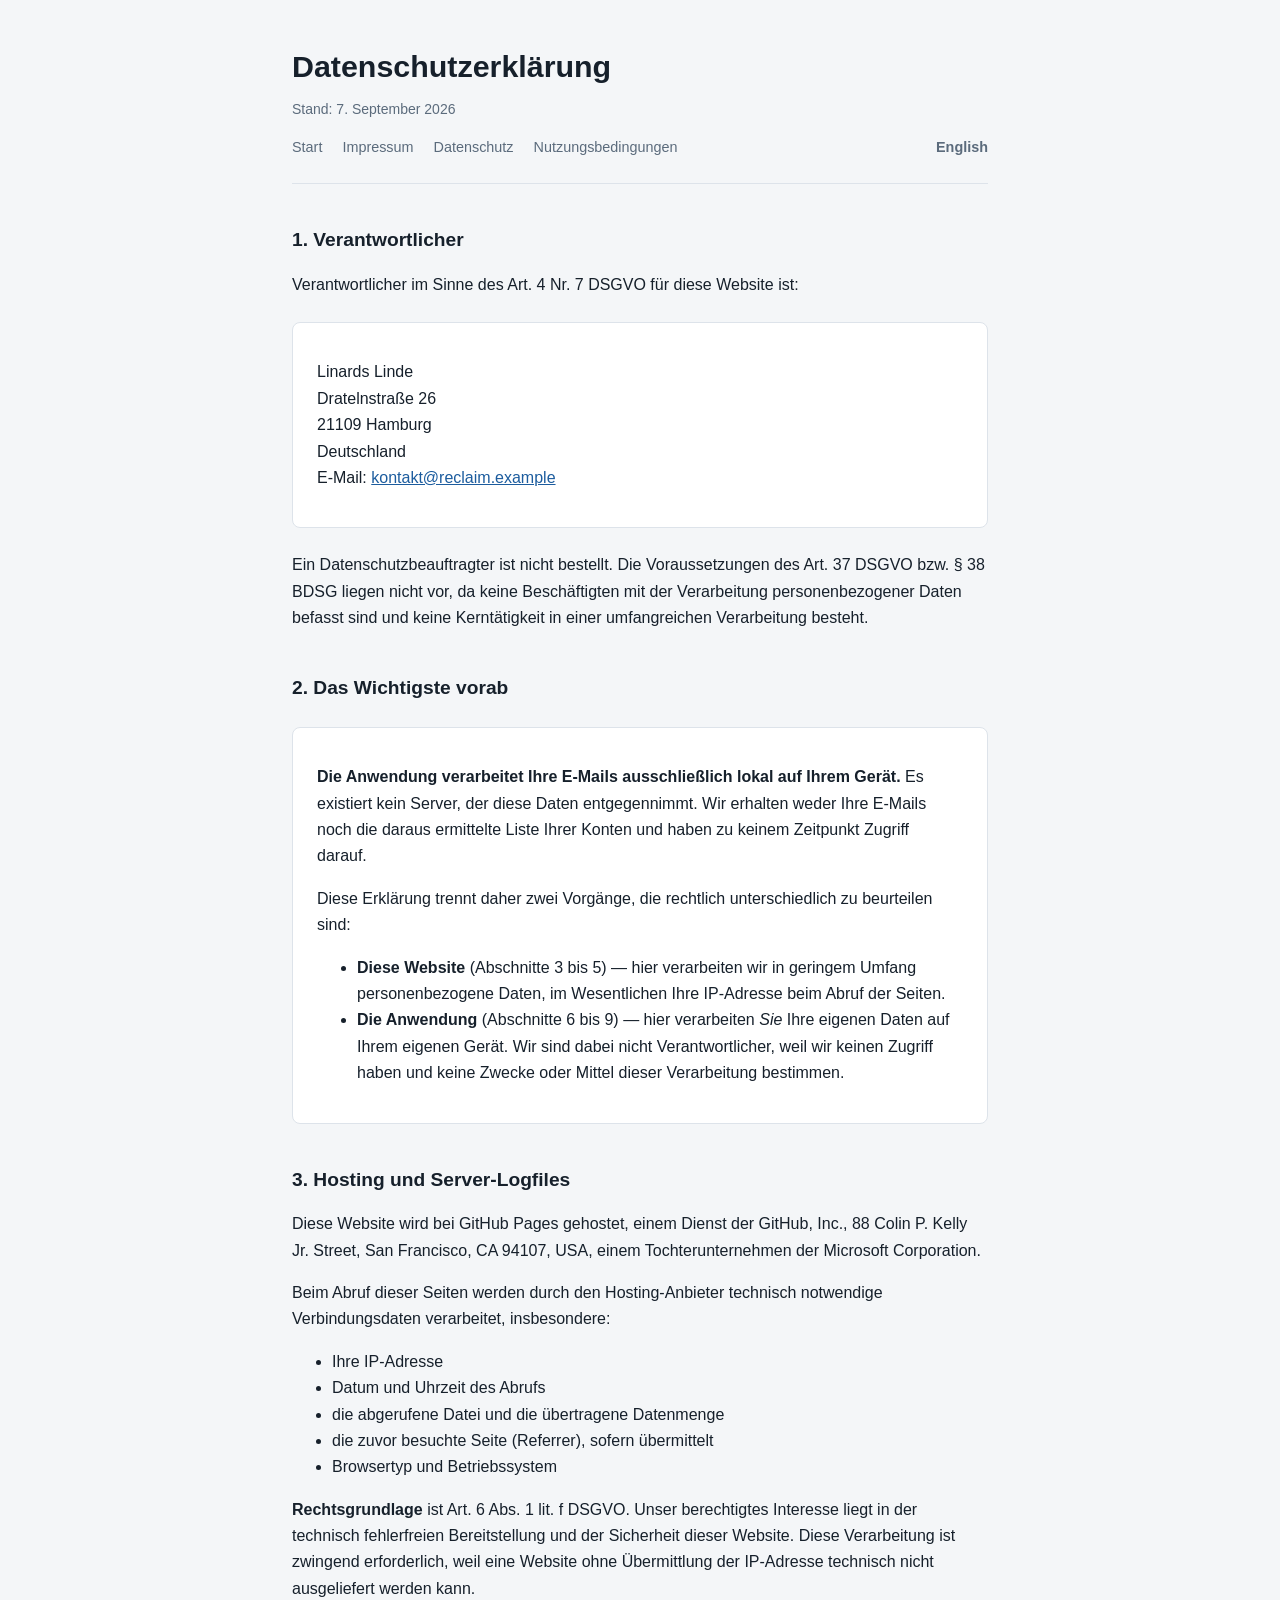
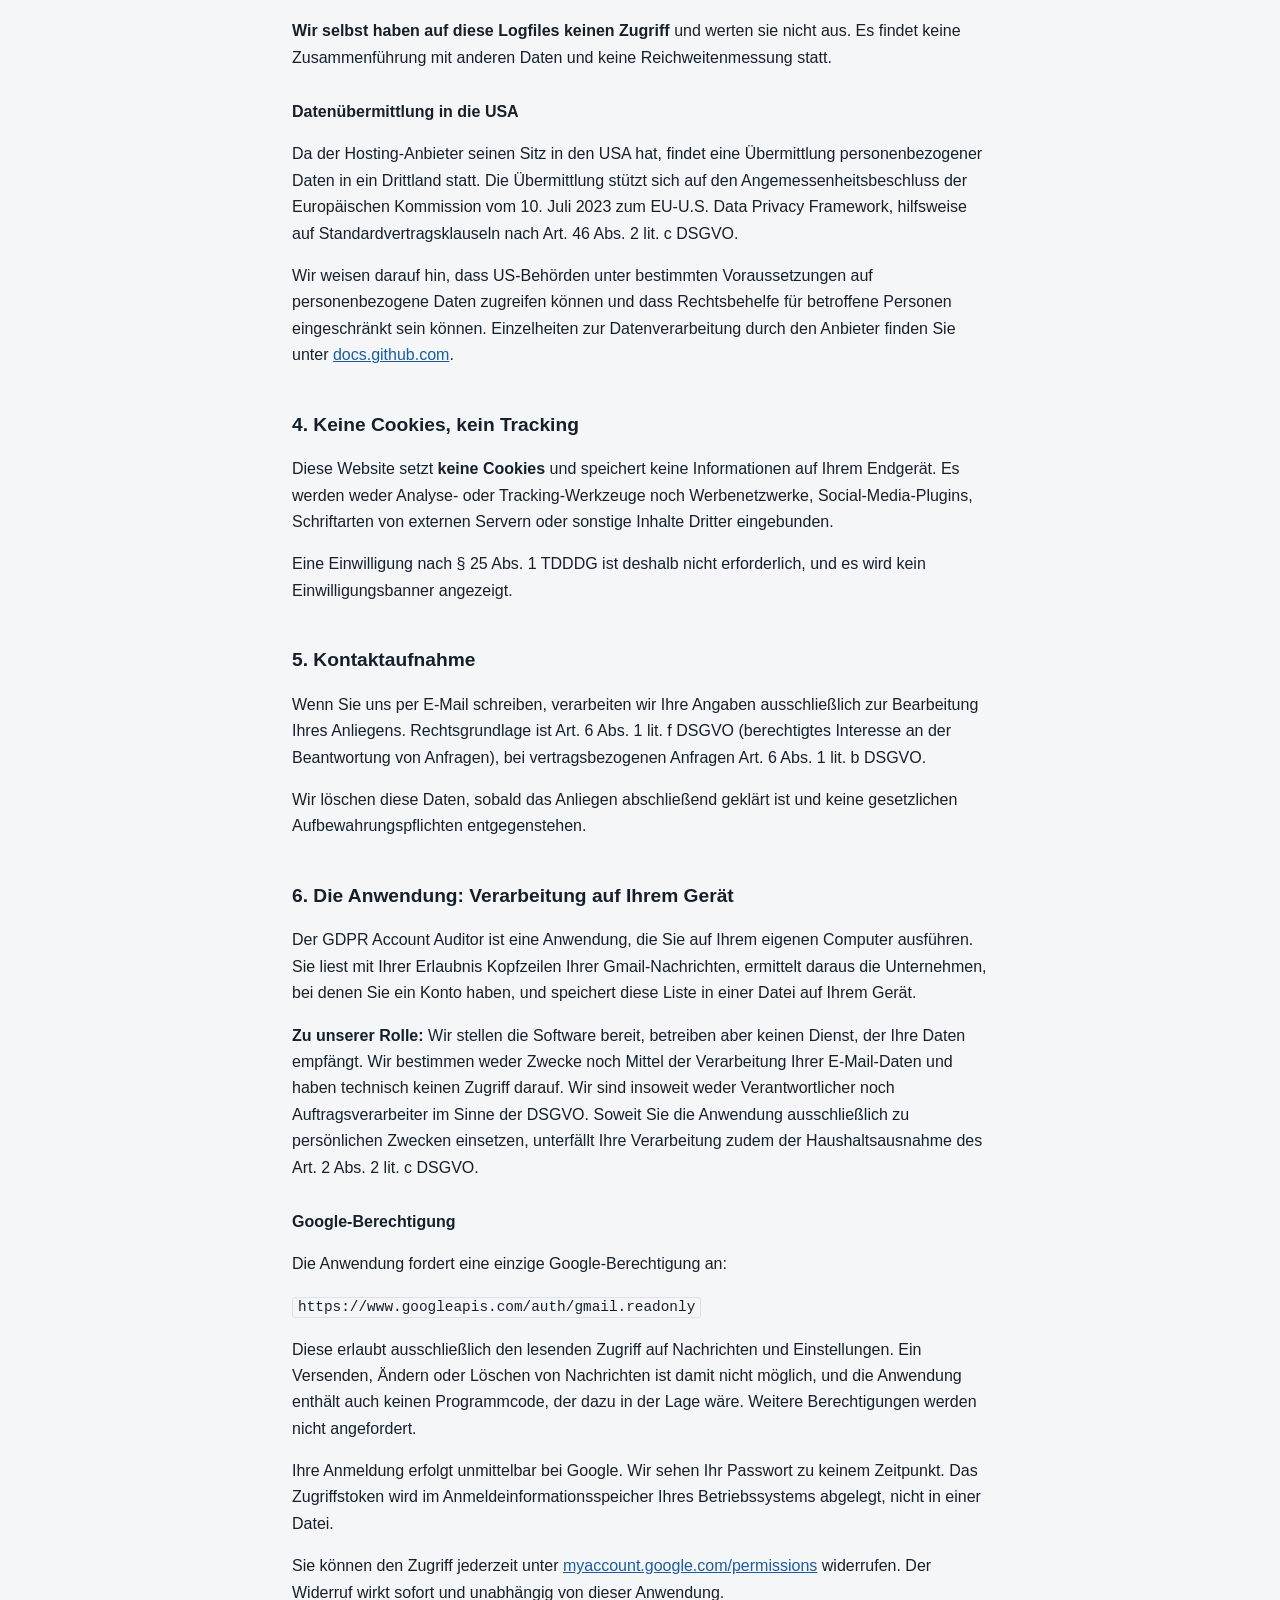
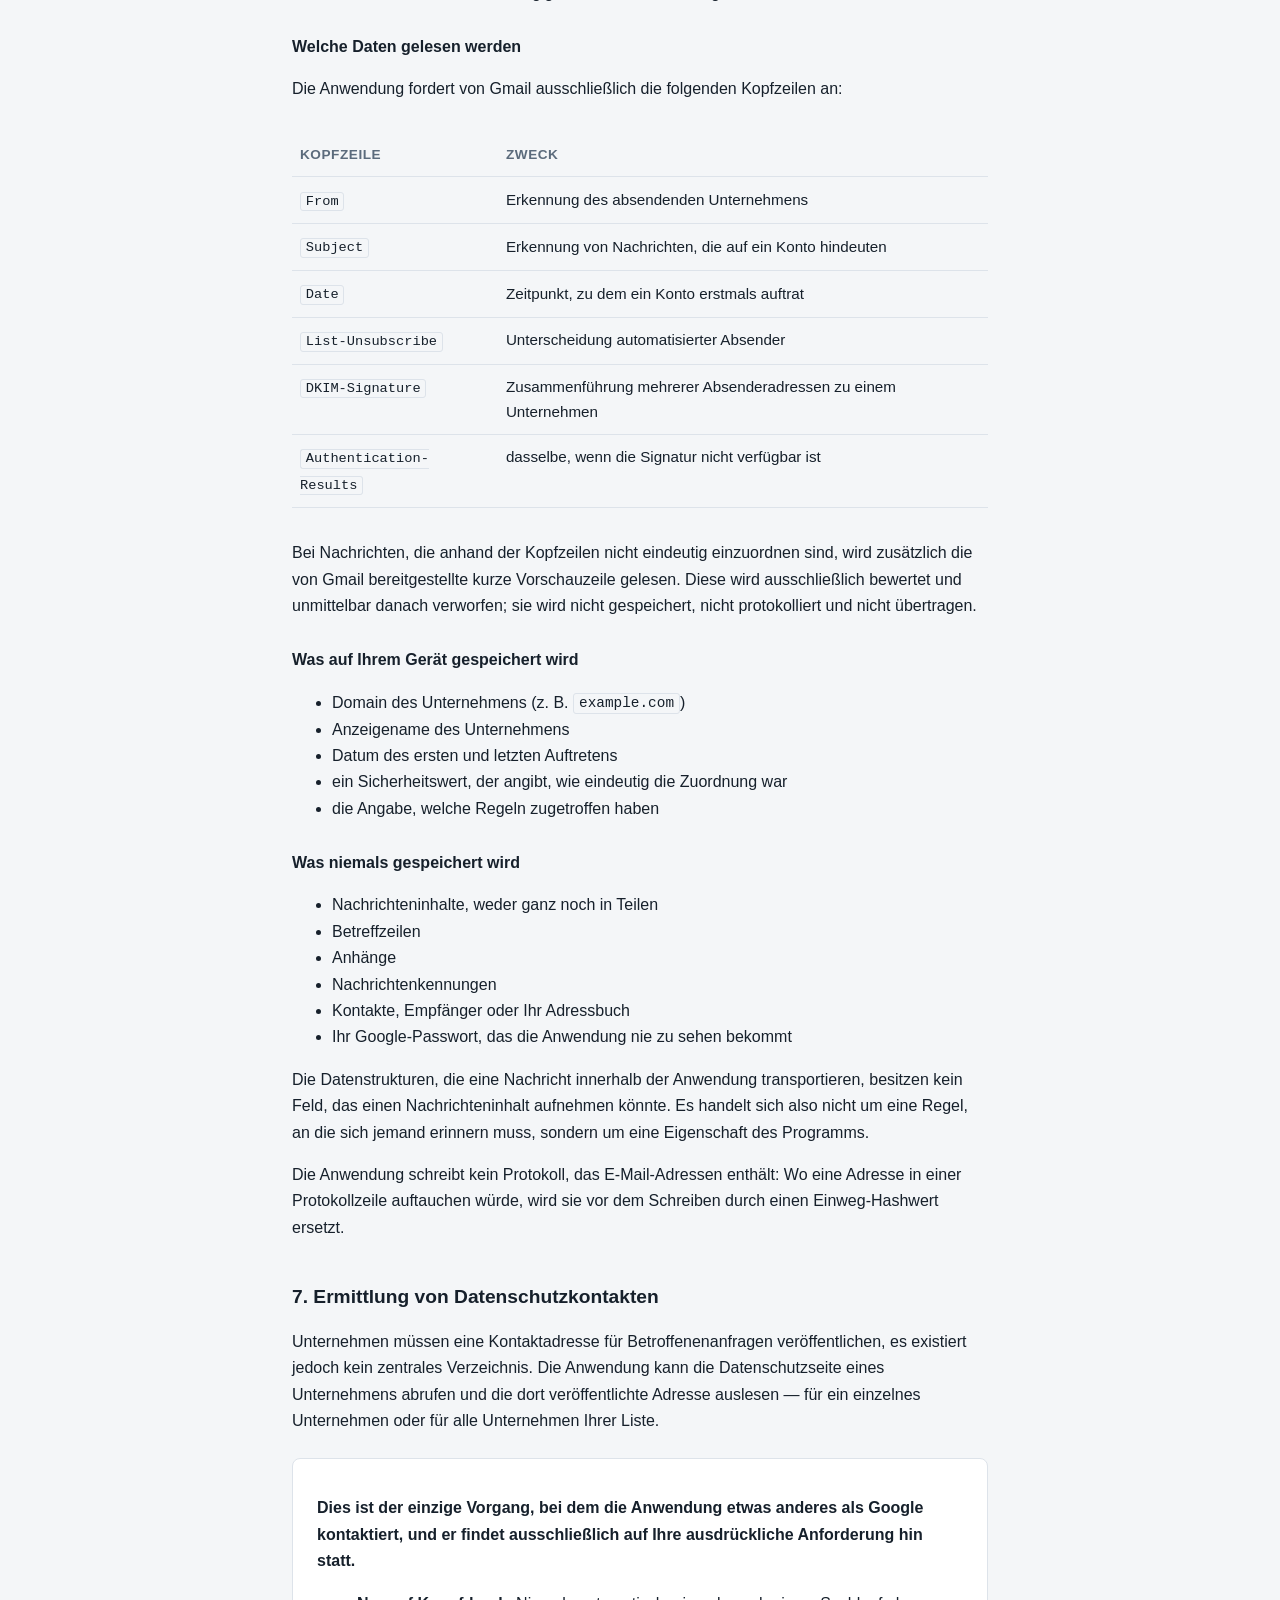
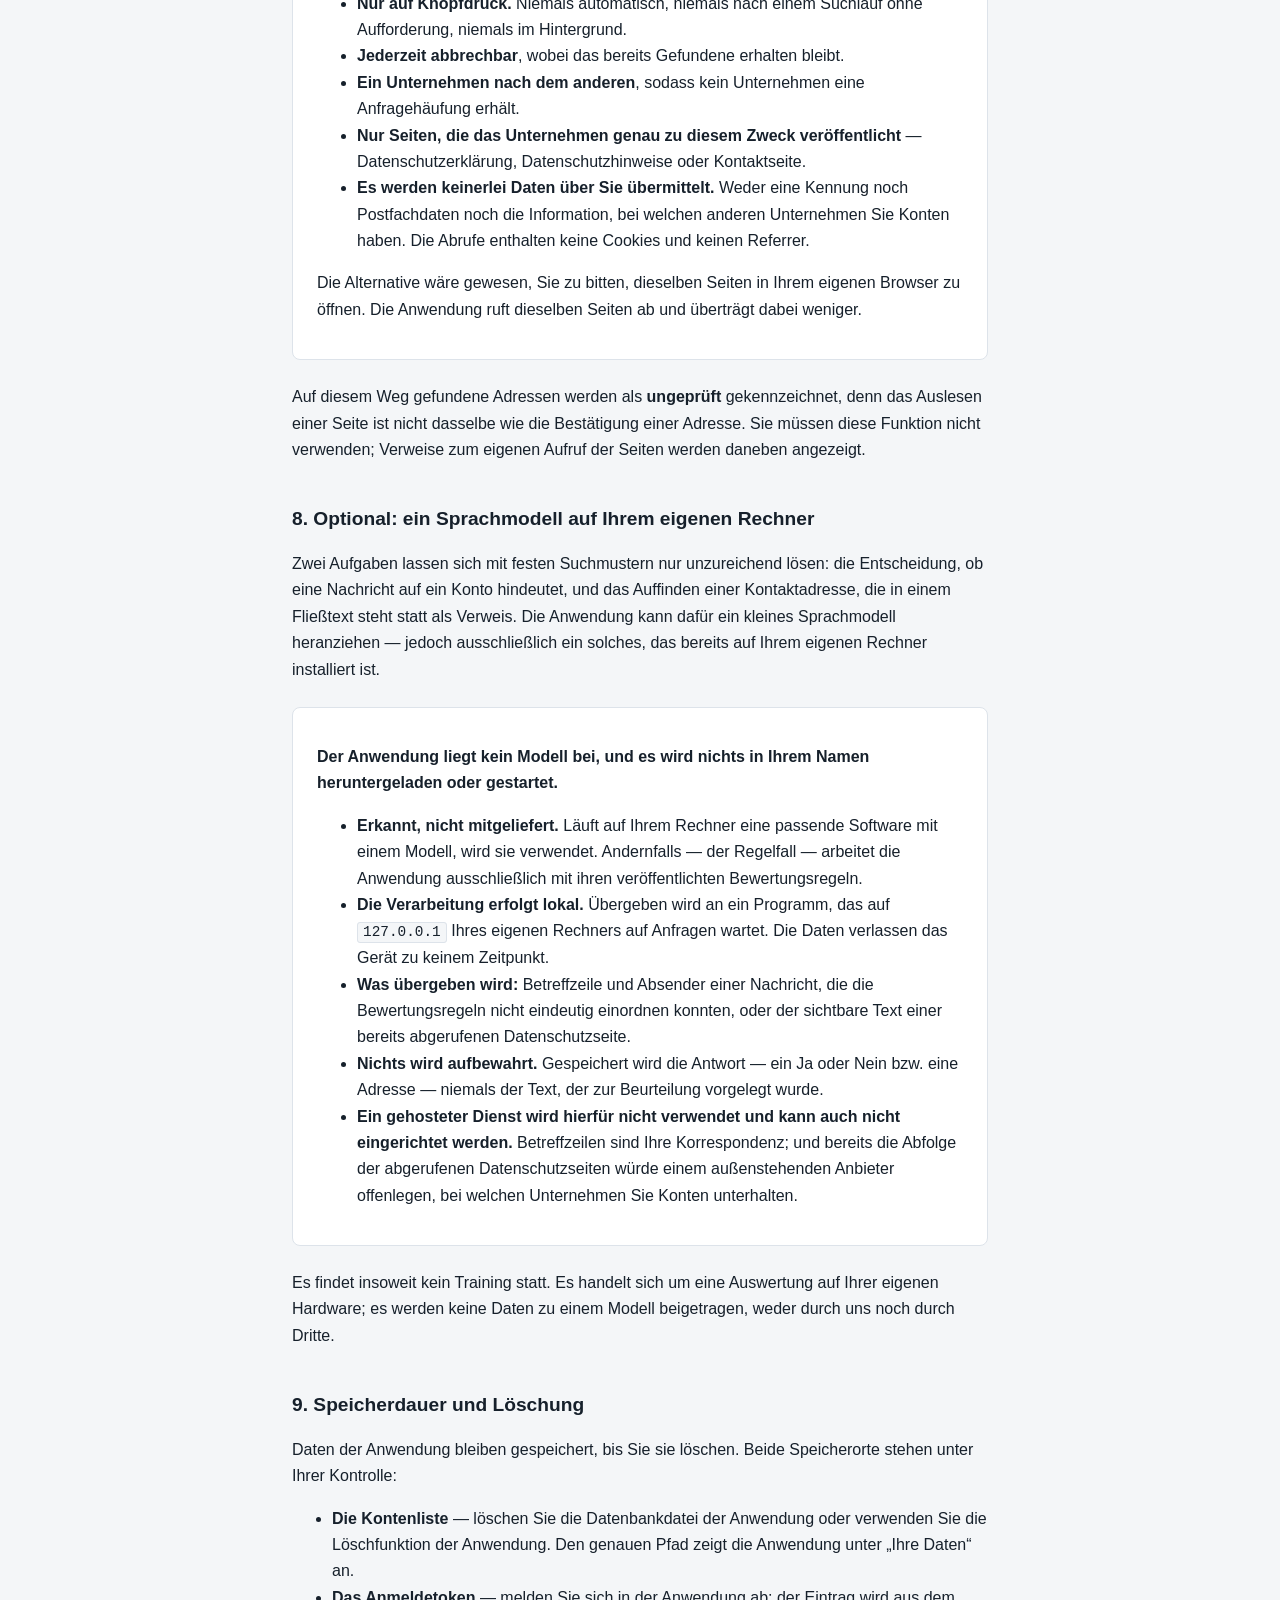
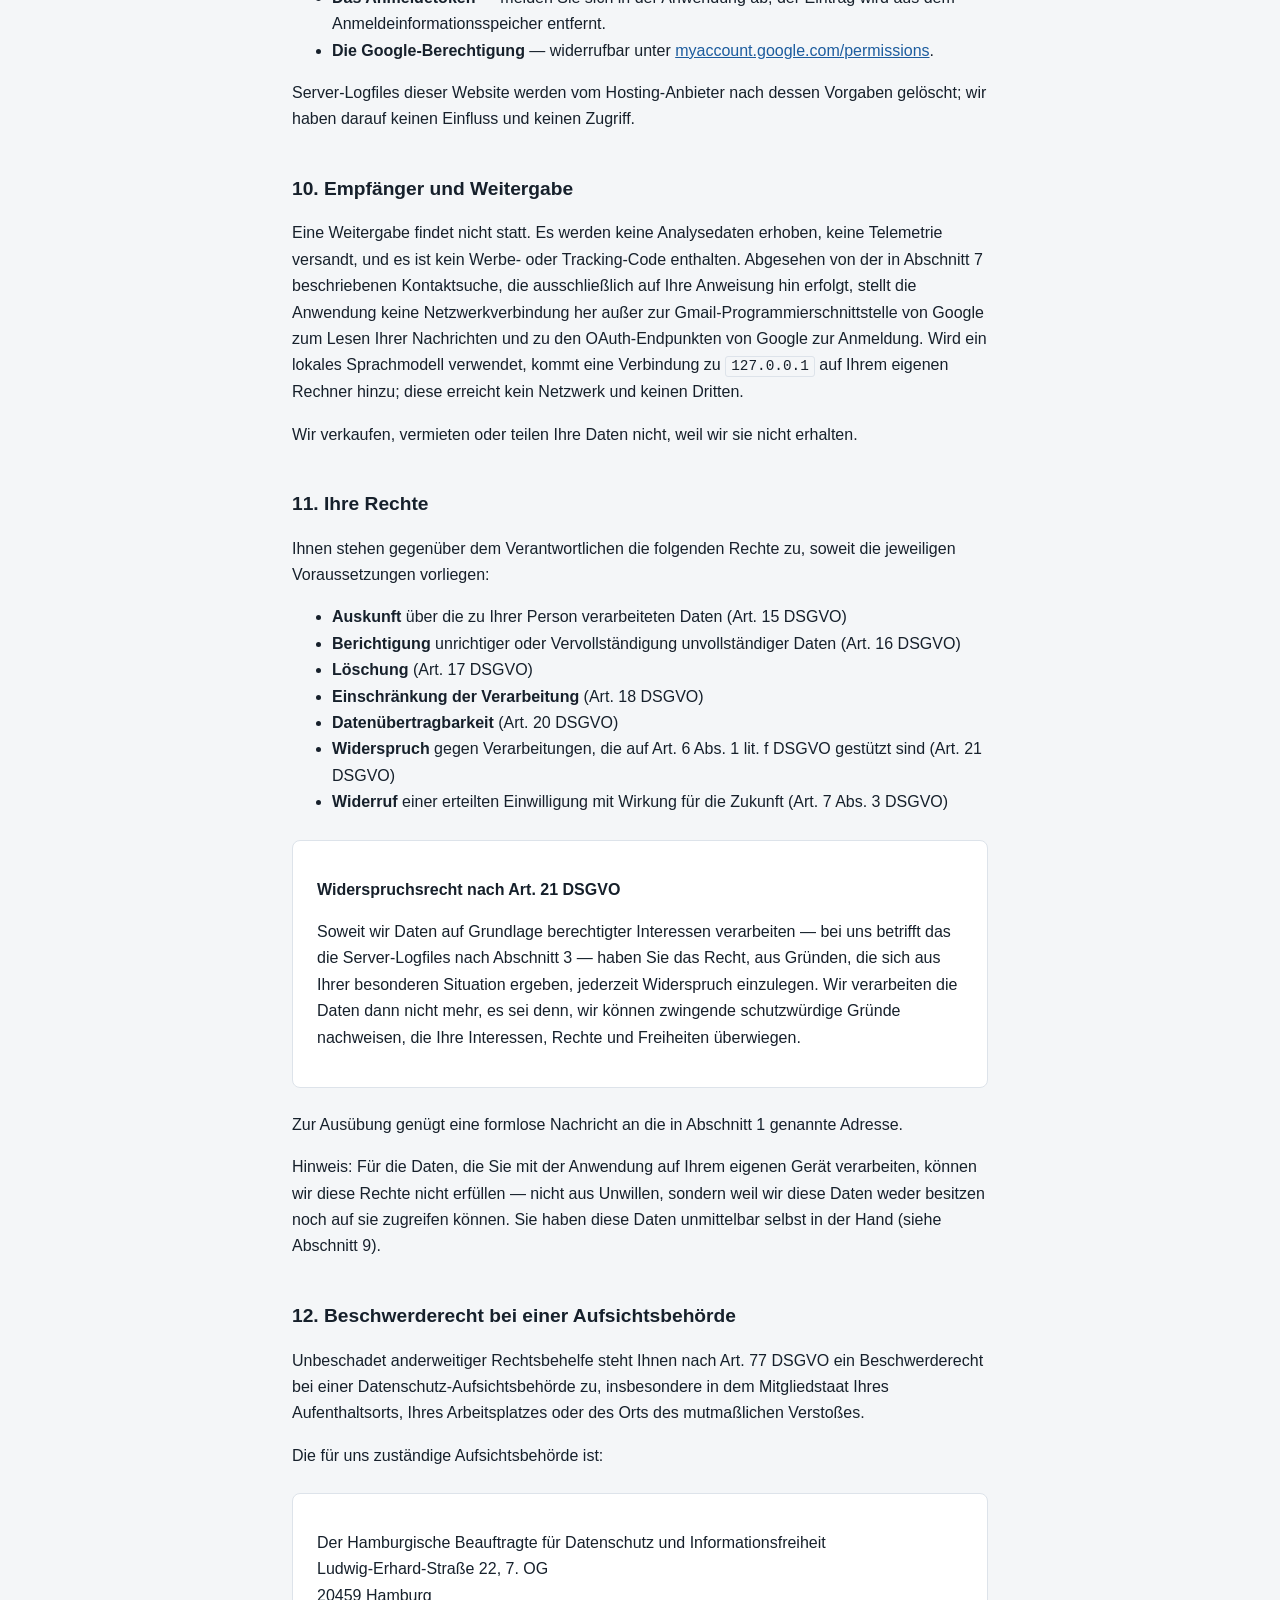
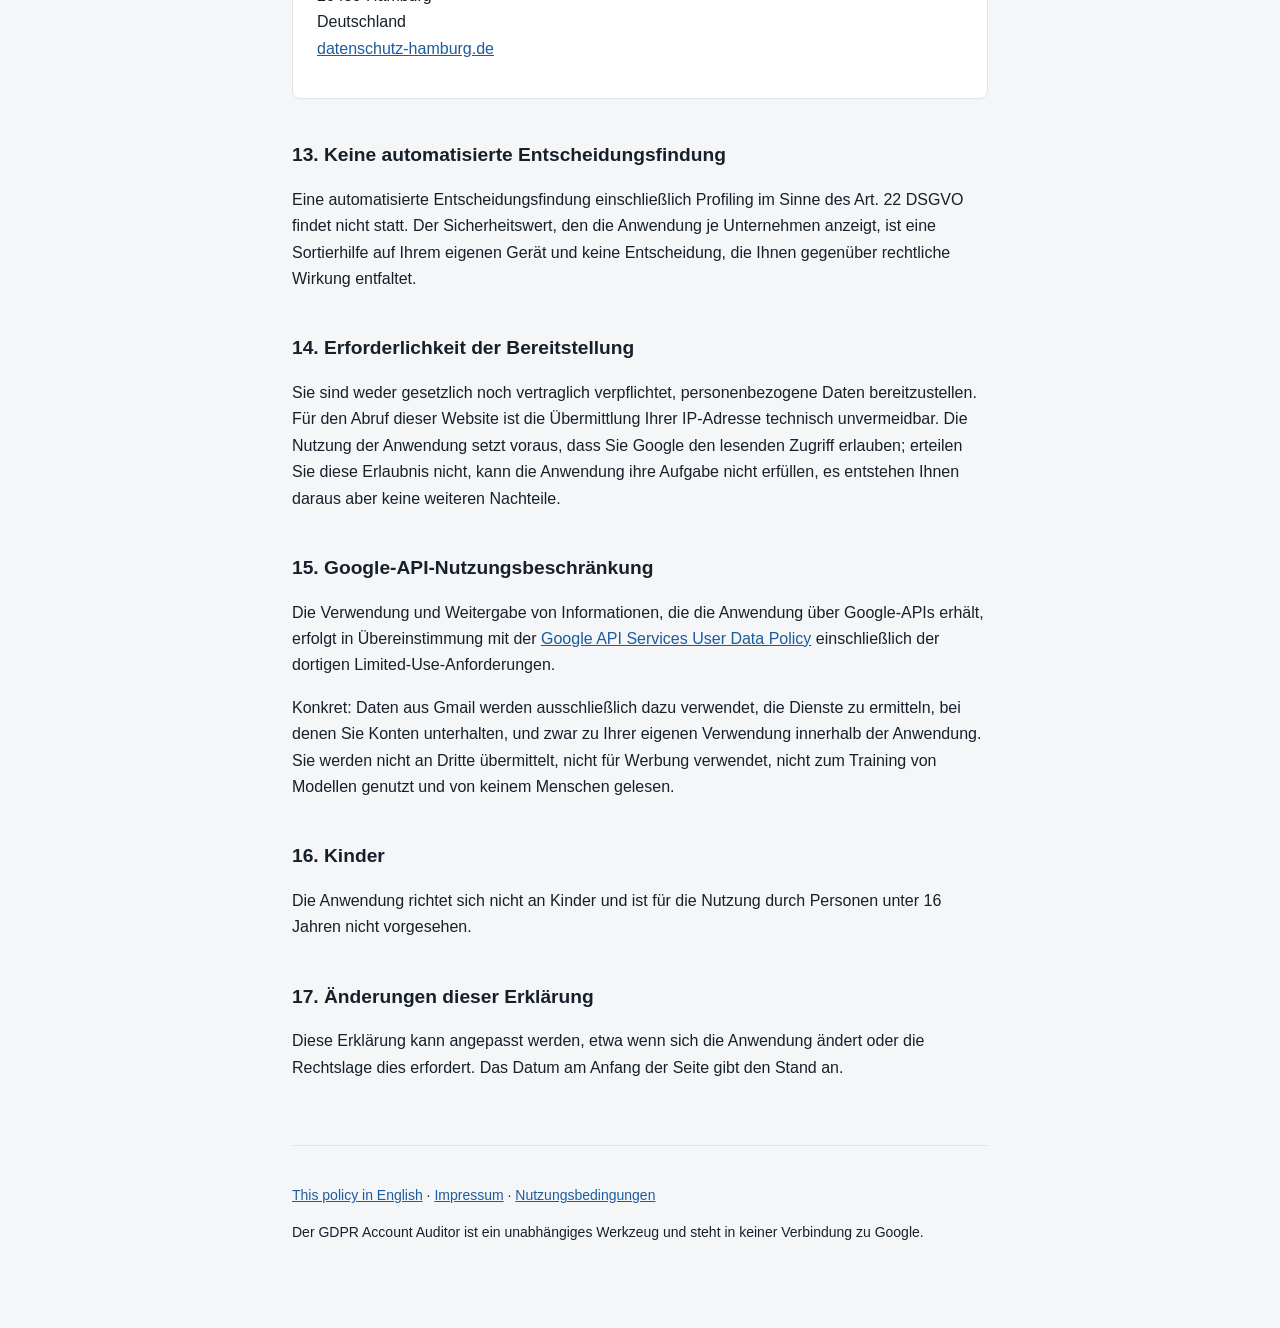
<file: datenschutz.html>
<!doctype html>
<html lang="de">
<head>
<meta charset="utf-8">
<meta name="viewport" content="width=device-width, initial-scale=1">
<title>Datenschutzerklärung — GDPR Account Auditor</title>
<meta name="description" content="Datenschutzerklärung nach Art. 13 DSGVO für den GDPR Account Auditor. Die Verarbeitung findet ausschließlich auf Ihrem Gerät statt.">
<link rel="stylesheet" href="style.css">
</head>
<body>
<div class="wrap">
<header>
  <h1>Datenschutzerklärung</h1>
  <p class="updated">Stand: 7. September 2026</p>
  <nav>
    <a href="index.html">Start</a>
    <a href="impressum.html">Impressum</a>
    <a href="datenschutz.html">Datenschutz</a>
    <a href="nutzungsbedingungen.html">Nutzungsbedingungen</a>
    <a class="lang" href="privacy.html">English</a>
  </nav>
</header>

<h2>1. Verantwortlicher</h2>
<p>Verantwortlicher im Sinne des Art. 4 Nr. 7 DSGVO für diese Website ist:</p>
<div class="card">
  <p>
    Linards Linde<br>
    Dratelnstraße 26<br>
    21109 Hamburg<br>
    Deutschland<br>
    E-Mail: <a href="mailto:kontakt@reclaim.example">kontakt@reclaim.example</a>
  </p>
</div>
<p>Ein Datenschutzbeauftragter ist nicht bestellt. Die Voraussetzungen des Art. 37 DSGVO bzw. § 38 BDSG liegen nicht vor, da keine Beschäftigten mit der Verarbeitung personenbezogener Daten befasst sind und keine Kerntätigkeit in einer umfangreichen Verarbeitung besteht.</p>

<h2>2. Das Wichtigste vorab</h2>
<div class="card">
  <p><strong>Die Anwendung verarbeitet Ihre E-Mails ausschließlich lokal auf Ihrem Gerät.</strong> Es existiert kein Server, der diese Daten entgegennimmt. Wir erhalten weder Ihre E-Mails noch die daraus ermittelte Liste Ihrer Konten und haben zu keinem Zeitpunkt Zugriff darauf.</p>
  <p>Diese Erklärung trennt daher zwei Vorgänge, die rechtlich unterschiedlich zu beurteilen sind:</p>
  <ul>
    <li><strong>Diese Website</strong> (Abschnitte 3 bis 5) — hier verarbeiten wir in geringem Umfang personenbezogene Daten, im Wesentlichen Ihre IP-Adresse beim Abruf der Seiten.</li>
    <li><strong>Die Anwendung</strong> (Abschnitte 6 bis 9) — hier verarbeiten <em>Sie</em> Ihre eigenen Daten auf Ihrem eigenen Gerät. Wir sind dabei nicht Verantwortlicher, weil wir keinen Zugriff haben und keine Zwecke oder Mittel dieser Verarbeitung bestimmen.</li>
  </ul>
</div>

<h2>3. Hosting und Server-Logfiles</h2>
<p>Diese Website wird bei GitHub Pages gehostet, einem Dienst der GitHub, Inc., 88 Colin P. Kelly Jr. Street, San Francisco, CA 94107, USA, einem Tochterunternehmen der Microsoft Corporation.</p>
<p>Beim Abruf dieser Seiten werden durch den Hosting-Anbieter technisch notwendige Verbindungsdaten verarbeitet, insbesondere:</p>
<ul>
  <li>Ihre IP-Adresse</li>
  <li>Datum und Uhrzeit des Abrufs</li>
  <li>die abgerufene Datei und die übertragene Datenmenge</li>
  <li>die zuvor besuchte Seite (Referrer), sofern übermittelt</li>
  <li>Browsertyp und Betriebssystem</li>
</ul>
<p><strong>Rechtsgrundlage</strong> ist Art. 6 Abs. 1 lit. f DSGVO. Unser berechtigtes Interesse liegt in der technisch fehlerfreien Bereitstellung und der Sicherheit dieser Website. Diese Verarbeitung ist zwingend erforderlich, weil eine Website ohne Übermittlung der IP-Adresse technisch nicht ausgeliefert werden kann.</p>
<p><strong>Wir selbst haben auf diese Logfiles keinen Zugriff</strong> und werten sie nicht aus. Es findet keine Zusammenführung mit anderen Daten und keine Reichweitenmessung statt.</p>

<h3>Datenübermittlung in die USA</h3>
<p>Da der Hosting-Anbieter seinen Sitz in den USA hat, findet eine Übermittlung personenbezogener Daten in ein Drittland statt. Die Übermittlung stützt sich auf den Angemessenheitsbeschluss der Europäischen Kommission vom 10. Juli 2023 zum EU-U.S. Data Privacy Framework, hilfsweise auf Standardvertragsklauseln nach Art. 46 Abs. 2 lit. c DSGVO.</p>
<p>Wir weisen darauf hin, dass US-Behörden unter bestimmten Voraussetzungen auf personenbezogene Daten zugreifen können und dass Rechtsbehelfe für betroffene Personen eingeschränkt sein können. Einzelheiten zur Datenverarbeitung durch den Anbieter finden Sie unter <a href="https://docs.github.com/site-policy/privacy-policies/github-general-privacy-statement" rel="noreferrer">docs.github.com</a>.</p>

<h2>4. Keine Cookies, kein Tracking</h2>
<p>Diese Website setzt <strong>keine Cookies</strong> und speichert keine Informationen auf Ihrem Endgerät. Es werden weder Analyse- oder Tracking-Werkzeuge noch Werbenetzwerke, Social-Media-Plugins, Schriftarten von externen Servern oder sonstige Inhalte Dritter eingebunden.</p>
<p>Eine Einwilligung nach § 25 Abs. 1 TDDDG ist deshalb nicht erforderlich, und es wird kein Einwilligungsbanner angezeigt.</p>

<h2>5. Kontaktaufnahme</h2>
<p>Wenn Sie uns per E-Mail schreiben, verarbeiten wir Ihre Angaben ausschließlich zur Bearbeitung Ihres Anliegens. Rechtsgrundlage ist Art. 6 Abs. 1 lit. f DSGVO (berechtigtes Interesse an der Beantwortung von Anfragen), bei vertragsbezogenen Anfragen Art. 6 Abs. 1 lit. b DSGVO.</p>
<p>Wir löschen diese Daten, sobald das Anliegen abschließend geklärt ist und keine gesetzlichen Aufbewahrungspflichten entgegenstehen.</p>

<h2>6. Die Anwendung: Verarbeitung auf Ihrem Gerät</h2>
<p>Der GDPR Account Auditor ist eine Anwendung, die Sie auf Ihrem eigenen Computer ausführen. Sie liest mit Ihrer Erlaubnis Kopfzeilen Ihrer Gmail-Nachrichten, ermittelt daraus die Unternehmen, bei denen Sie ein Konto haben, und speichert diese Liste in einer Datei auf Ihrem Gerät.</p>
<p><strong>Zu unserer Rolle:</strong> Wir stellen die Software bereit, betreiben aber keinen Dienst, der Ihre Daten empfängt. Wir bestimmen weder Zwecke noch Mittel der Verarbeitung Ihrer E-Mail-Daten und haben technisch keinen Zugriff darauf. Wir sind insoweit weder Verantwortlicher noch Auftragsverarbeiter im Sinne der DSGVO. Soweit Sie die Anwendung ausschließlich zu persönlichen Zwecken einsetzen, unterfällt Ihre Verarbeitung zudem der Haushaltsausnahme des Art. 2 Abs. 2 lit. c DSGVO.</p>

<h3>Google-Berechtigung</h3>
<p>Die Anwendung fordert eine einzige Google-Berechtigung an:</p>
<p><code>https://www.googleapis.com/auth/gmail.readonly</code></p>
<p>Diese erlaubt ausschließlich den lesenden Zugriff auf Nachrichten und Einstellungen. Ein Versenden, Ändern oder Löschen von Nachrichten ist damit nicht möglich, und die Anwendung enthält auch keinen Programmcode, der dazu in der Lage wäre. Weitere Berechtigungen werden nicht angefordert.</p>
<p>Ihre Anmeldung erfolgt unmittelbar bei Google. Wir sehen Ihr Passwort zu keinem Zeitpunkt. Das Zugriffstoken wird im Anmeldeinformationsspeicher Ihres Betriebssystems abgelegt, nicht in einer Datei.</p>
<p>Sie können den Zugriff jederzeit unter <a href="https://myaccount.google.com/permissions" rel="noreferrer">myaccount.google.com/permissions</a> widerrufen. Der Widerruf wirkt sofort und unabhängig von dieser Anwendung.</p>

<h3>Welche Daten gelesen werden</h3>
<p>Die Anwendung fordert von Gmail ausschließlich die folgenden Kopfzeilen an:</p>
<div class="scroll">
<table>
  <tr><th>Kopfzeile</th><th>Zweck</th></tr>
  <tr><td><code>From</code></td><td>Erkennung des absendenden Unternehmens</td></tr>
  <tr><td><code>Subject</code></td><td>Erkennung von Nachrichten, die auf ein Konto hindeuten</td></tr>
  <tr><td><code>Date</code></td><td>Zeitpunkt, zu dem ein Konto erstmals auftrat</td></tr>
  <tr><td><code>List-Unsubscribe</code></td><td>Unterscheidung automatisierter Absender</td></tr>
  <tr><td><code>DKIM-Signature</code></td><td>Zusammenführung mehrerer Absenderadressen zu einem Unternehmen</td></tr>
  <tr><td><code>Authentication-Results</code></td><td>dasselbe, wenn die Signatur nicht verfügbar ist</td></tr>
</table>
</div>
<p>Bei Nachrichten, die anhand der Kopfzeilen nicht eindeutig einzuordnen sind, wird zusätzlich die von Gmail bereitgestellte kurze Vorschauzeile gelesen. Diese wird ausschließlich bewertet und unmittelbar danach verworfen; sie wird nicht gespeichert, nicht protokolliert und nicht übertragen.</p>

<h3>Was auf Ihrem Gerät gespeichert wird</h3>
<ul>
  <li>Domain des Unternehmens (z. B. <code>example.com</code>)</li>
  <li>Anzeigename des Unternehmens</li>
  <li>Datum des ersten und letzten Auftretens</li>
  <li>ein Sicherheitswert, der angibt, wie eindeutig die Zuordnung war</li>
  <li>die Angabe, welche Regeln zugetroffen haben</li>
</ul>

<h3>Was niemals gespeichert wird</h3>
<ul>
  <li>Nachrichteninhalte, weder ganz noch in Teilen</li>
  <li>Betreffzeilen</li>
  <li>Anhänge</li>
  <li>Nachrichtenkennungen</li>
  <li>Kontakte, Empfänger oder Ihr Adressbuch</li>
  <li>Ihr Google-Passwort, das die Anwendung nie zu sehen bekommt</li>
</ul>
<p>Die Datenstrukturen, die eine Nachricht innerhalb der Anwendung transportieren, besitzen kein Feld, das einen Nachrichteninhalt aufnehmen könnte. Es handelt sich also nicht um eine Regel, an die sich jemand erinnern muss, sondern um eine Eigenschaft des Programms.</p>
<p>Die Anwendung schreibt kein Protokoll, das E-Mail-Adressen enthält: Wo eine Adresse in einer Protokollzeile auftauchen würde, wird sie vor dem Schreiben durch einen Einweg-Hashwert ersetzt.</p>

<h2>7. Ermittlung von Datenschutzkontakten</h2>
<p>Unternehmen müssen eine Kontaktadresse für Betroffenenanfragen veröffentlichen, es existiert jedoch kein zentrales Verzeichnis. Die Anwendung kann die Datenschutzseite eines Unternehmens abrufen und die dort veröffentlichte Adresse auslesen — für ein einzelnes Unternehmen oder für alle Unternehmen Ihrer Liste.</p>
<div class="card">
  <p><strong>Dies ist der einzige Vorgang, bei dem die Anwendung etwas anderes als Google kontaktiert, und er findet ausschließlich auf Ihre ausdrückliche Anforderung hin statt.</strong></p>
  <ul>
    <li><strong>Nur auf Knopfdruck.</strong> Niemals automatisch, niemals nach einem Suchlauf ohne Aufforderung, niemals im Hintergrund.</li>
    <li><strong>Jederzeit abbrechbar</strong>, wobei das bereits Gefundene erhalten bleibt.</li>
    <li><strong>Ein Unternehmen nach dem anderen</strong>, sodass kein Unternehmen eine Anfragehäufung erhält.</li>
    <li><strong>Nur Seiten, die das Unternehmen genau zu diesem Zweck veröffentlicht</strong> — Datenschutzerklärung, Datenschutzhinweise oder Kontaktseite.</li>
    <li><strong>Es werden keinerlei Daten über Sie übermittelt.</strong> Weder eine Kennung noch Postfachdaten noch die Information, bei welchen anderen Unternehmen Sie Konten haben. Die Abrufe enthalten keine Cookies und keinen Referrer.</li>
  </ul>
  <p>Die Alternative wäre gewesen, Sie zu bitten, dieselben Seiten in Ihrem eigenen Browser zu öffnen. Die Anwendung ruft dieselben Seiten ab und überträgt dabei weniger.</p>
</div>
<p>Auf diesem Weg gefundene Adressen werden als <strong>ungeprüft</strong> gekennzeichnet, denn das Auslesen einer Seite ist nicht dasselbe wie die Bestätigung einer Adresse. Sie müssen diese Funktion nicht verwenden; Verweise zum eigenen Aufruf der Seiten werden daneben angezeigt.</p>

<h2>8. Optional: ein Sprachmodell auf Ihrem eigenen Rechner</h2>
<p>Zwei Aufgaben lassen sich mit festen Suchmustern nur unzureichend lösen: die Entscheidung, ob eine Nachricht auf ein Konto hindeutet, und das Auffinden einer Kontaktadresse, die in einem Fließtext steht statt als Verweis. Die Anwendung kann dafür ein kleines Sprachmodell heranziehen — jedoch ausschließlich ein solches, das bereits auf Ihrem eigenen Rechner installiert ist.</p>
<div class="card">
  <p><strong>Der Anwendung liegt kein Modell bei, und es wird nichts in Ihrem Namen heruntergeladen oder gestartet.</strong></p>
  <ul>
    <li><strong>Erkannt, nicht mitgeliefert.</strong> Läuft auf Ihrem Rechner eine passende Software mit einem Modell, wird sie verwendet. Andernfalls — der Regelfall — arbeitet die Anwendung ausschließlich mit ihren veröffentlichten Bewertungsregeln.</li>
    <li><strong>Die Verarbeitung erfolgt lokal.</strong> Übergeben wird an ein Programm, das auf <code>127.0.0.1</code> Ihres eigenen Rechners auf Anfragen wartet. Die Daten verlassen das Gerät zu keinem Zeitpunkt.</li>
    <li><strong>Was übergeben wird:</strong> Betreffzeile und Absender einer Nachricht, die die Bewertungsregeln nicht eindeutig einordnen konnten, oder der sichtbare Text einer bereits abgerufenen Datenschutzseite.</li>
    <li><strong>Nichts wird aufbewahrt.</strong> Gespeichert wird die Antwort — ein Ja oder Nein bzw. eine Adresse — niemals der Text, der zur Beurteilung vorgelegt wurde.</li>
    <li><strong>Ein gehosteter Dienst wird hierfür nicht verwendet und kann auch nicht eingerichtet werden.</strong> Betreffzeilen sind Ihre Korrespondenz; und bereits die Abfolge der abgerufenen Datenschutzseiten würde einem außenstehenden Anbieter offenlegen, bei welchen Unternehmen Sie Konten unterhalten.</li>
  </ul>
</div>
<p>Es findet insoweit kein Training statt. Es handelt sich um eine Auswertung auf Ihrer eigenen Hardware; es werden keine Daten zu einem Modell beigetragen, weder durch uns noch durch Dritte.</p>

<h2>9. Speicherdauer und Löschung</h2>
<p>Daten der Anwendung bleiben gespeichert, bis Sie sie löschen. Beide Speicherorte stehen unter Ihrer Kontrolle:</p>
<ul>
  <li><strong>Die Kontenliste</strong> — löschen Sie die Datenbankdatei der Anwendung oder verwenden Sie die Löschfunktion der Anwendung. Den genauen Pfad zeigt die Anwendung unter „Ihre Daten“ an.</li>
  <li><strong>Das Anmeldetoken</strong> — melden Sie sich in der Anwendung ab; der Eintrag wird aus dem Anmeldeinformationsspeicher entfernt.</li>
  <li><strong>Die Google-Berechtigung</strong> — widerrufbar unter <a href="https://myaccount.google.com/permissions" rel="noreferrer">myaccount.google.com/permissions</a>.</li>
</ul>
<p>Server-Logfiles dieser Website werden vom Hosting-Anbieter nach dessen Vorgaben gelöscht; wir haben darauf keinen Einfluss und keinen Zugriff.</p>

<h2>10. Empfänger und Weitergabe</h2>
<p>Eine Weitergabe findet nicht statt. Es werden keine Analysedaten erhoben, keine Telemetrie versandt, und es ist kein Werbe- oder Tracking-Code enthalten. Abgesehen von der in Abschnitt 7 beschriebenen Kontaktsuche, die ausschließlich auf Ihre Anweisung hin erfolgt, stellt die Anwendung keine Netzwerkverbindung her außer zur Gmail-Programmierschnittstelle von Google zum Lesen Ihrer Nachrichten und zu den OAuth-Endpunkten von Google zur Anmeldung. Wird ein lokales Sprachmodell verwendet, kommt eine Verbindung zu <code>127.0.0.1</code> auf Ihrem eigenen Rechner hinzu; diese erreicht kein Netzwerk und keinen Dritten.</p>
<p>Wir verkaufen, vermieten oder teilen Ihre Daten nicht, weil wir sie nicht erhalten.</p>

<h2>11. Ihre Rechte</h2>
<p>Ihnen stehen gegenüber dem Verantwortlichen die folgenden Rechte zu, soweit die jeweiligen Voraussetzungen vorliegen:</p>
<ul>
  <li><strong>Auskunft</strong> über die zu Ihrer Person verarbeiteten Daten (Art. 15 DSGVO)</li>
  <li><strong>Berichtigung</strong> unrichtiger oder Vervollständigung unvollständiger Daten (Art. 16 DSGVO)</li>
  <li><strong>Löschung</strong> (Art. 17 DSGVO)</li>
  <li><strong>Einschränkung der Verarbeitung</strong> (Art. 18 DSGVO)</li>
  <li><strong>Datenübertragbarkeit</strong> (Art. 20 DSGVO)</li>
  <li><strong>Widerspruch</strong> gegen Verarbeitungen, die auf Art. 6 Abs. 1 lit. f DSGVO gestützt sind (Art. 21 DSGVO)</li>
  <li><strong>Widerruf</strong> einer erteilten Einwilligung mit Wirkung für die Zukunft (Art. 7 Abs. 3 DSGVO)</li>
</ul>
<div class="card">
  <p><strong>Widerspruchsrecht nach Art. 21 DSGVO</strong></p>
  <p>Soweit wir Daten auf Grundlage berechtigter Interessen verarbeiten — bei uns betrifft das die Server-Logfiles nach Abschnitt 3 — haben Sie das Recht, aus Gründen, die sich aus Ihrer besonderen Situation ergeben, jederzeit Widerspruch einzulegen. Wir verarbeiten die Daten dann nicht mehr, es sei denn, wir können zwingende schutzwürdige Gründe nachweisen, die Ihre Interessen, Rechte und Freiheiten überwiegen.</p>
</div>
<p>Zur Ausübung genügt eine formlose Nachricht an die in Abschnitt 1 genannte Adresse.</p>
<p>Hinweis: Für die Daten, die Sie mit der Anwendung auf Ihrem eigenen Gerät verarbeiten, können wir diese Rechte nicht erfüllen — nicht aus Unwillen, sondern weil wir diese Daten weder besitzen noch auf sie zugreifen können. Sie haben diese Daten unmittelbar selbst in der Hand (siehe Abschnitt 9).</p>

<h2>12. Beschwerderecht bei einer Aufsichtsbehörde</h2>
<p>Unbeschadet anderweitiger Rechtsbehelfe steht Ihnen nach Art. 77 DSGVO ein Beschwerderecht bei einer Datenschutz-Aufsichtsbehörde zu, insbesondere in dem Mitgliedstaat Ihres Aufenthaltsorts, Ihres Arbeitsplatzes oder des Orts des mutmaßlichen Verstoßes.</p>
<p>Die für uns zuständige Aufsichtsbehörde ist:</p>
<div class="card">
  <p>
    Der Hamburgische Beauftragte für Datenschutz und Informationsfreiheit<br>
    Ludwig-Erhard-Straße 22, 7. OG<br>
    20459 Hamburg<br>
    Deutschland<br>
    <a href="https://datenschutz-hamburg.de" rel="noreferrer">datenschutz-hamburg.de</a>
  </p>
</div>

<h2>13. Keine automatisierte Entscheidungsfindung</h2>
<p>Eine automatisierte Entscheidungsfindung einschließlich Profiling im Sinne des Art. 22 DSGVO findet nicht statt. Der Sicherheitswert, den die Anwendung je Unternehmen anzeigt, ist eine Sortierhilfe auf Ihrem eigenen Gerät und keine Entscheidung, die Ihnen gegenüber rechtliche Wirkung entfaltet.</p>

<h2>14. Erforderlichkeit der Bereitstellung</h2>
<p>Sie sind weder gesetzlich noch vertraglich verpflichtet, personenbezogene Daten bereitzustellen. Für den Abruf dieser Website ist die Übermittlung Ihrer IP-Adresse technisch unvermeidbar. Die Nutzung der Anwendung setzt voraus, dass Sie Google den lesenden Zugriff erlauben; erteilen Sie diese Erlaubnis nicht, kann die Anwendung ihre Aufgabe nicht erfüllen, es entstehen Ihnen daraus aber keine weiteren Nachteile.</p>

<h2>15. Google-API-Nutzungsbeschränkung</h2>
<p>Die Verwendung und Weitergabe von Informationen, die die Anwendung über Google-APIs erhält, erfolgt in Übereinstimmung mit der <a href="https://developers.google.com/terms/api-services-user-data-policy" rel="noreferrer">Google API Services User Data Policy</a> einschließlich der dortigen Limited-Use-Anforderungen.</p>
<p>Konkret: Daten aus Gmail werden ausschließlich dazu verwendet, die Dienste zu ermitteln, bei denen Sie Konten unterhalten, und zwar zu Ihrer eigenen Verwendung innerhalb der Anwendung. Sie werden nicht an Dritte übermittelt, nicht für Werbung verwendet, nicht zum Training von Modellen genutzt und von keinem Menschen gelesen.</p>

<h2>16. Kinder</h2>
<p>Die Anwendung richtet sich nicht an Kinder und ist für die Nutzung durch Personen unter 16 Jahren nicht vorgesehen.</p>

<h2>17. Änderungen dieser Erklärung</h2>
<p>Diese Erklärung kann angepasst werden, etwa wenn sich die Anwendung ändert oder die Rechtslage dies erfordert. Das Datum am Anfang der Seite gibt den Stand an.</p>

<footer>
  <p><a href="privacy.html">This policy in English</a> · <a href="impressum.html">Impressum</a> · <a href="nutzungsbedingungen.html">Nutzungsbedingungen</a></p>
  <p>Der GDPR Account Auditor ist ein unabhängiges Werkzeug und steht in keiner Verbindung zu Google.</p>
</footer>
</div>
</body>
</html>
</file>
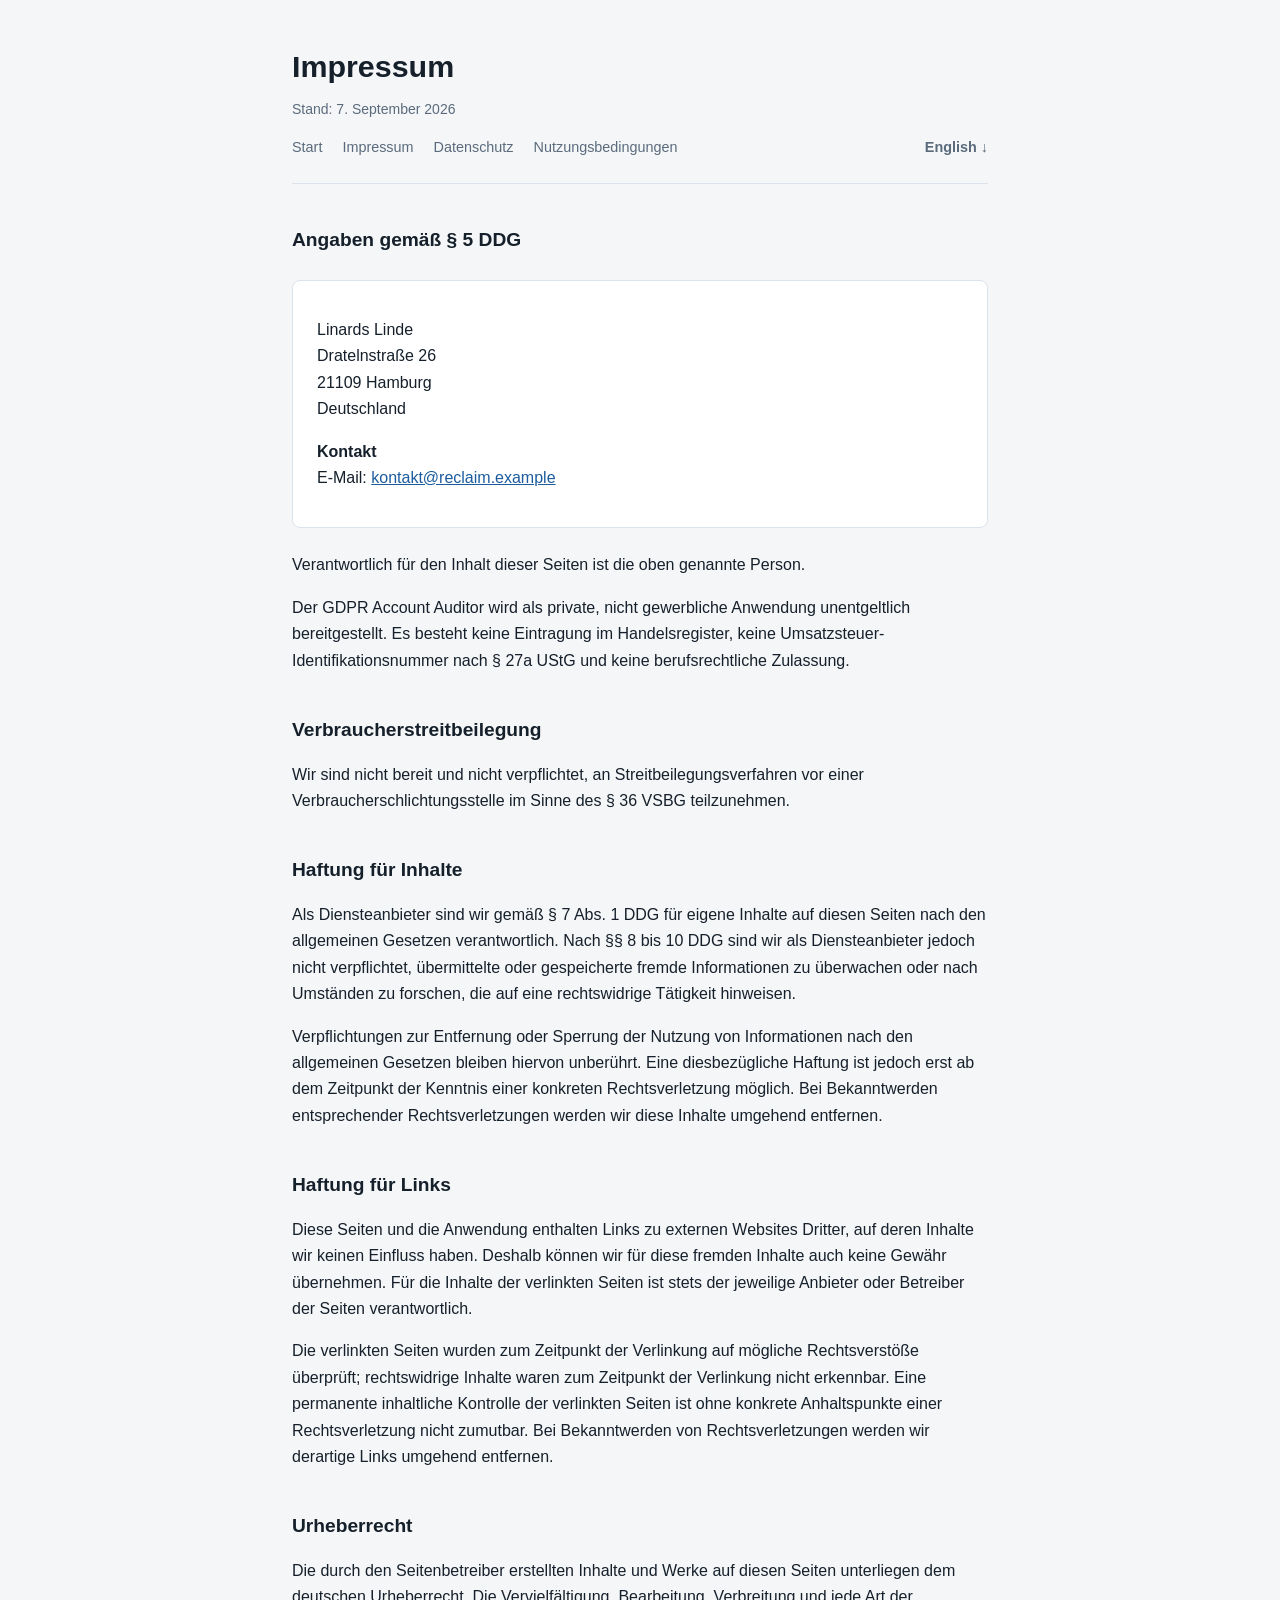
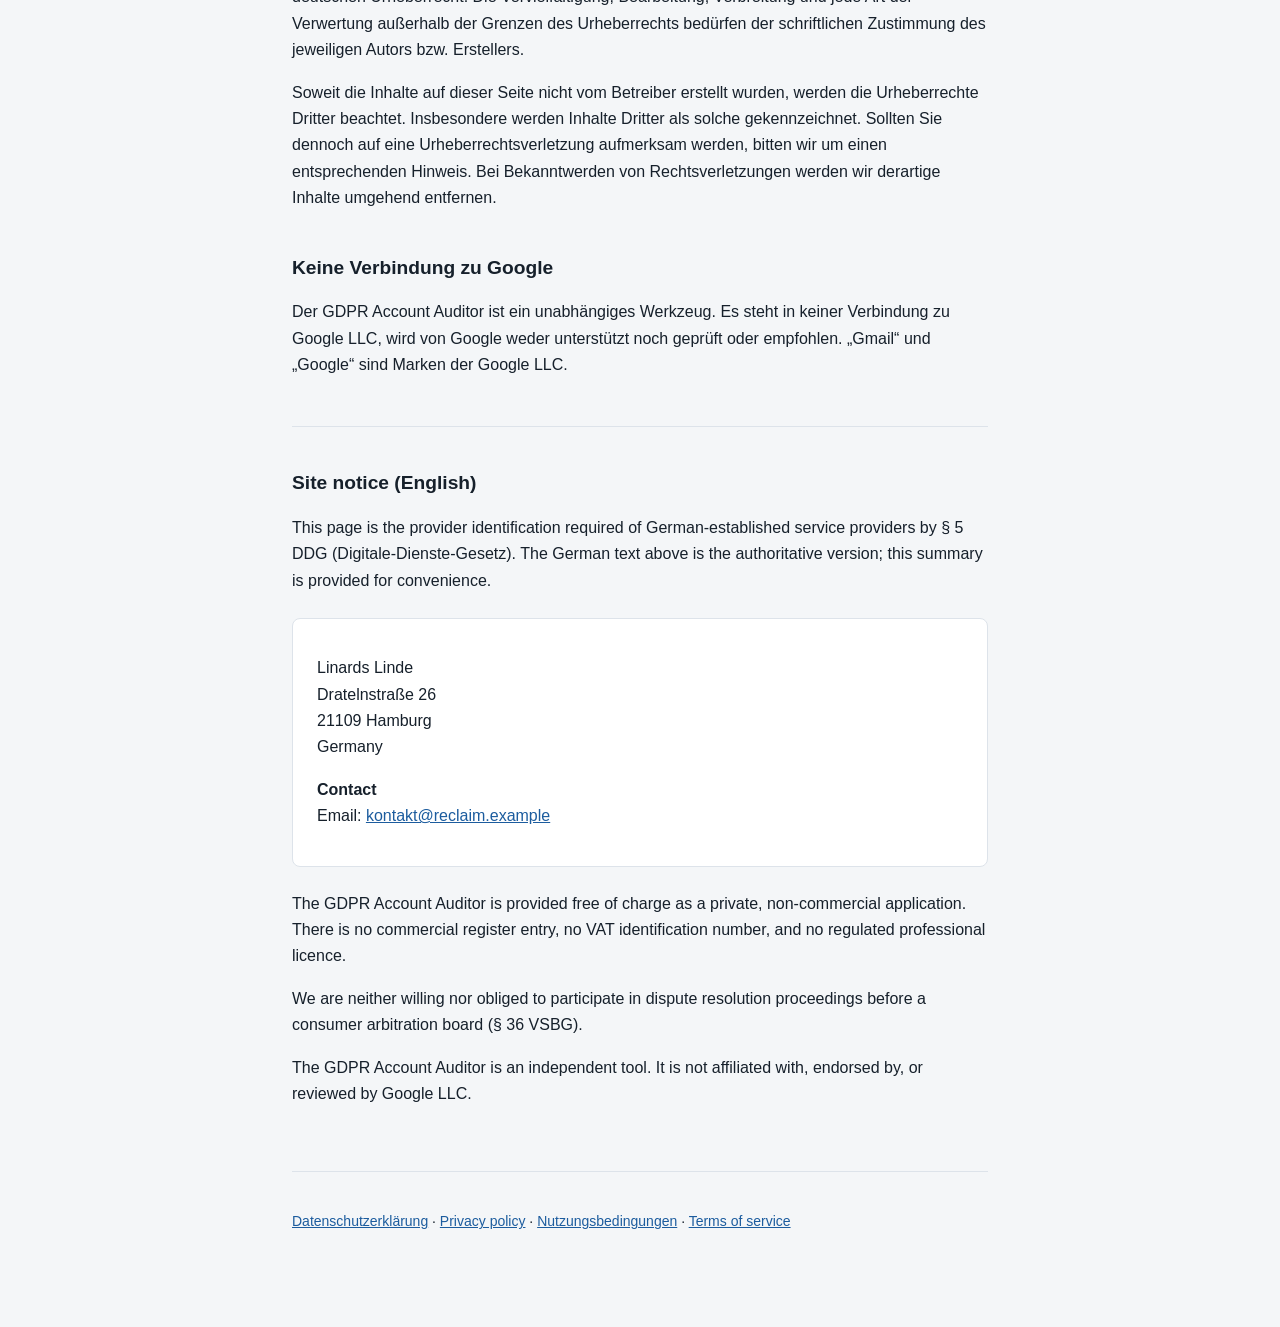
<file: impressum.html>
<!doctype html>
<html lang="de">
<head>
<meta charset="utf-8">
<meta name="viewport" content="width=device-width, initial-scale=1">
<title>Impressum — GDPR Account Auditor</title>
<meta name="description" content="Anbieterkennzeichnung nach § 5 DDG für den GDPR Account Auditor.">
<link rel="stylesheet" href="style.css">
</head>
<body>
<div class="wrap">
<header>
  <h1>Impressum</h1>
  <p class="updated">Stand: 7. September 2026</p>
  <nav>
    <a href="index.html">Start</a>
    <a href="impressum.html">Impressum</a>
    <a href="datenschutz.html">Datenschutz</a>
    <a href="nutzungsbedingungen.html">Nutzungsbedingungen</a>
    <a class="lang" href="#english">English ↓</a>
  </nav>
</header>

<h2>Angaben gemäß § 5 DDG</h2>
<div class="card">
  <p>
    Linards Linde<br>
    Dratelnstraße 26<br>
    21109 Hamburg<br>
    Deutschland
  </p>
  <p>
    <strong>Kontakt</strong><br>
    E-Mail: <a href="mailto:kontakt@reclaim.example">kontakt@reclaim.example</a>
  </p>
</div>

<p>Verantwortlich für den Inhalt dieser Seiten ist die oben genannte Person.</p>

<p>Der GDPR Account Auditor wird als private, nicht gewerbliche Anwendung unentgeltlich bereitgestellt. Es besteht keine Eintragung im Handelsregister, keine Umsatzsteuer-Identifikationsnummer nach § 27a UStG und keine berufsrechtliche Zulassung.</p>

<h2>Verbraucherstreitbeilegung</h2>
<p>Wir sind nicht bereit und nicht verpflichtet, an Streitbeilegungsverfahren vor einer Verbraucherschlichtungsstelle im Sinne des § 36 VSBG teilzunehmen.</p>

<h2>Haftung für Inhalte</h2>
<p>Als Diensteanbieter sind wir gemäß § 7 Abs. 1 DDG für eigene Inhalte auf diesen Seiten nach den allgemeinen Gesetzen verantwortlich. Nach §§ 8 bis 10 DDG sind wir als Diensteanbieter jedoch nicht verpflichtet, übermittelte oder gespeicherte fremde Informationen zu überwachen oder nach Umständen zu forschen, die auf eine rechtswidrige Tätigkeit hinweisen.</p>
<p>Verpflichtungen zur Entfernung oder Sperrung der Nutzung von Informationen nach den allgemeinen Gesetzen bleiben hiervon unberührt. Eine diesbezügliche Haftung ist jedoch erst ab dem Zeitpunkt der Kenntnis einer konkreten Rechtsverletzung möglich. Bei Bekanntwerden entsprechender Rechtsverletzungen werden wir diese Inhalte umgehend entfernen.</p>

<h2>Haftung für Links</h2>
<p>Diese Seiten und die Anwendung enthalten Links zu externen Websites Dritter, auf deren Inhalte wir keinen Einfluss haben. Deshalb können wir für diese fremden Inhalte auch keine Gewähr übernehmen. Für die Inhalte der verlinkten Seiten ist stets der jeweilige Anbieter oder Betreiber der Seiten verantwortlich.</p>
<p>Die verlinkten Seiten wurden zum Zeitpunkt der Verlinkung auf mögliche Rechtsverstöße überprüft; rechtswidrige Inhalte waren zum Zeitpunkt der Verlinkung nicht erkennbar. Eine permanente inhaltliche Kontrolle der verlinkten Seiten ist ohne konkrete Anhaltspunkte einer Rechtsverletzung nicht zumutbar. Bei Bekanntwerden von Rechtsverletzungen werden wir derartige Links umgehend entfernen.</p>

<h2>Urheberrecht</h2>
<p>Die durch den Seitenbetreiber erstellten Inhalte und Werke auf diesen Seiten unterliegen dem deutschen Urheberrecht. Die Vervielfältigung, Bearbeitung, Verbreitung und jede Art der Verwertung außerhalb der Grenzen des Urheberrechts bedürfen der schriftlichen Zustimmung des jeweiligen Autors bzw. Erstellers.</p>
<p>Soweit die Inhalte auf dieser Seite nicht vom Betreiber erstellt wurden, werden die Urheberrechte Dritter beachtet. Insbesondere werden Inhalte Dritter als solche gekennzeichnet. Sollten Sie dennoch auf eine Urheberrechtsverletzung aufmerksam werden, bitten wir um einen entsprechenden Hinweis. Bei Bekanntwerden von Rechtsverletzungen werden wir derartige Inhalte umgehend entfernen.</p>

<h2>Keine Verbindung zu Google</h2>
<p>Der GDPR Account Auditor ist ein unabhängiges Werkzeug. Es steht in keiner Verbindung zu Google LLC, wird von Google weder unterstützt noch geprüft oder empfohlen. „Gmail“ und „Google“ sind Marken der Google LLC.</p>

<hr>

<h2 id="english">Site notice (English)</h2>
<p>This page is the provider identification required of German-established service providers by § 5 DDG (Digitale-Dienste-Gesetz). The German text above is the authoritative version; this summary is provided for convenience.</p>
<div class="card">
  <p>
    Linards Linde<br>
    Dratelnstraße 26<br>
    21109 Hamburg<br>
    Germany
  </p>
  <p>
    <strong>Contact</strong><br>
    Email: <a href="mailto:kontakt@reclaim.example">kontakt@reclaim.example</a>
  </p>
</div>
<p>The GDPR Account Auditor is provided free of charge as a private, non-commercial application. There is no commercial register entry, no VAT identification number, and no regulated professional licence.</p>
<p>We are neither willing nor obliged to participate in dispute resolution proceedings before a consumer arbitration board (§ 36 VSBG).</p>
<p>The GDPR Account Auditor is an independent tool. It is not affiliated with, endorsed by, or reviewed by Google LLC.</p>

<footer>
  <p><a href="datenschutz.html">Datenschutzerklärung</a> · <a href="privacy.html">Privacy policy</a> · <a href="nutzungsbedingungen.html">Nutzungsbedingungen</a> · <a href="terms.html">Terms of service</a></p>
</footer>
</div>
</body>
</html>
</file>
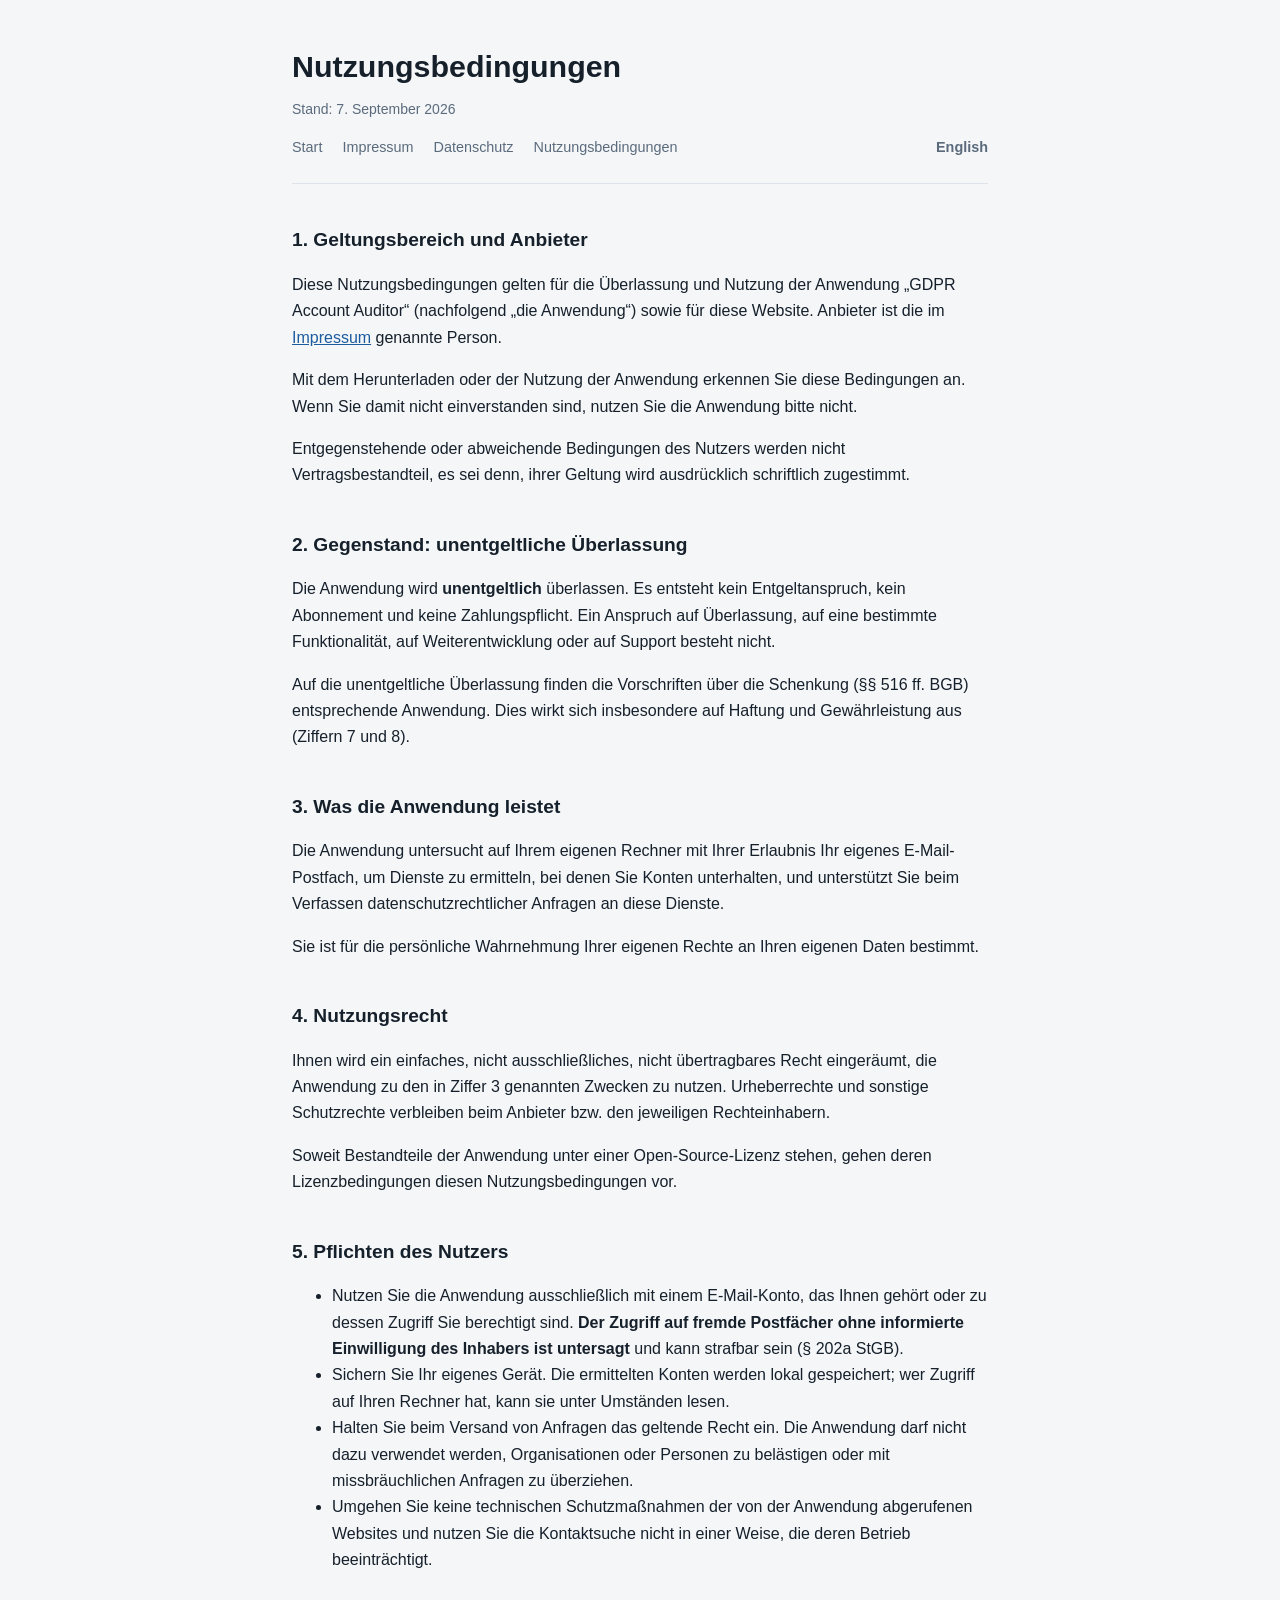
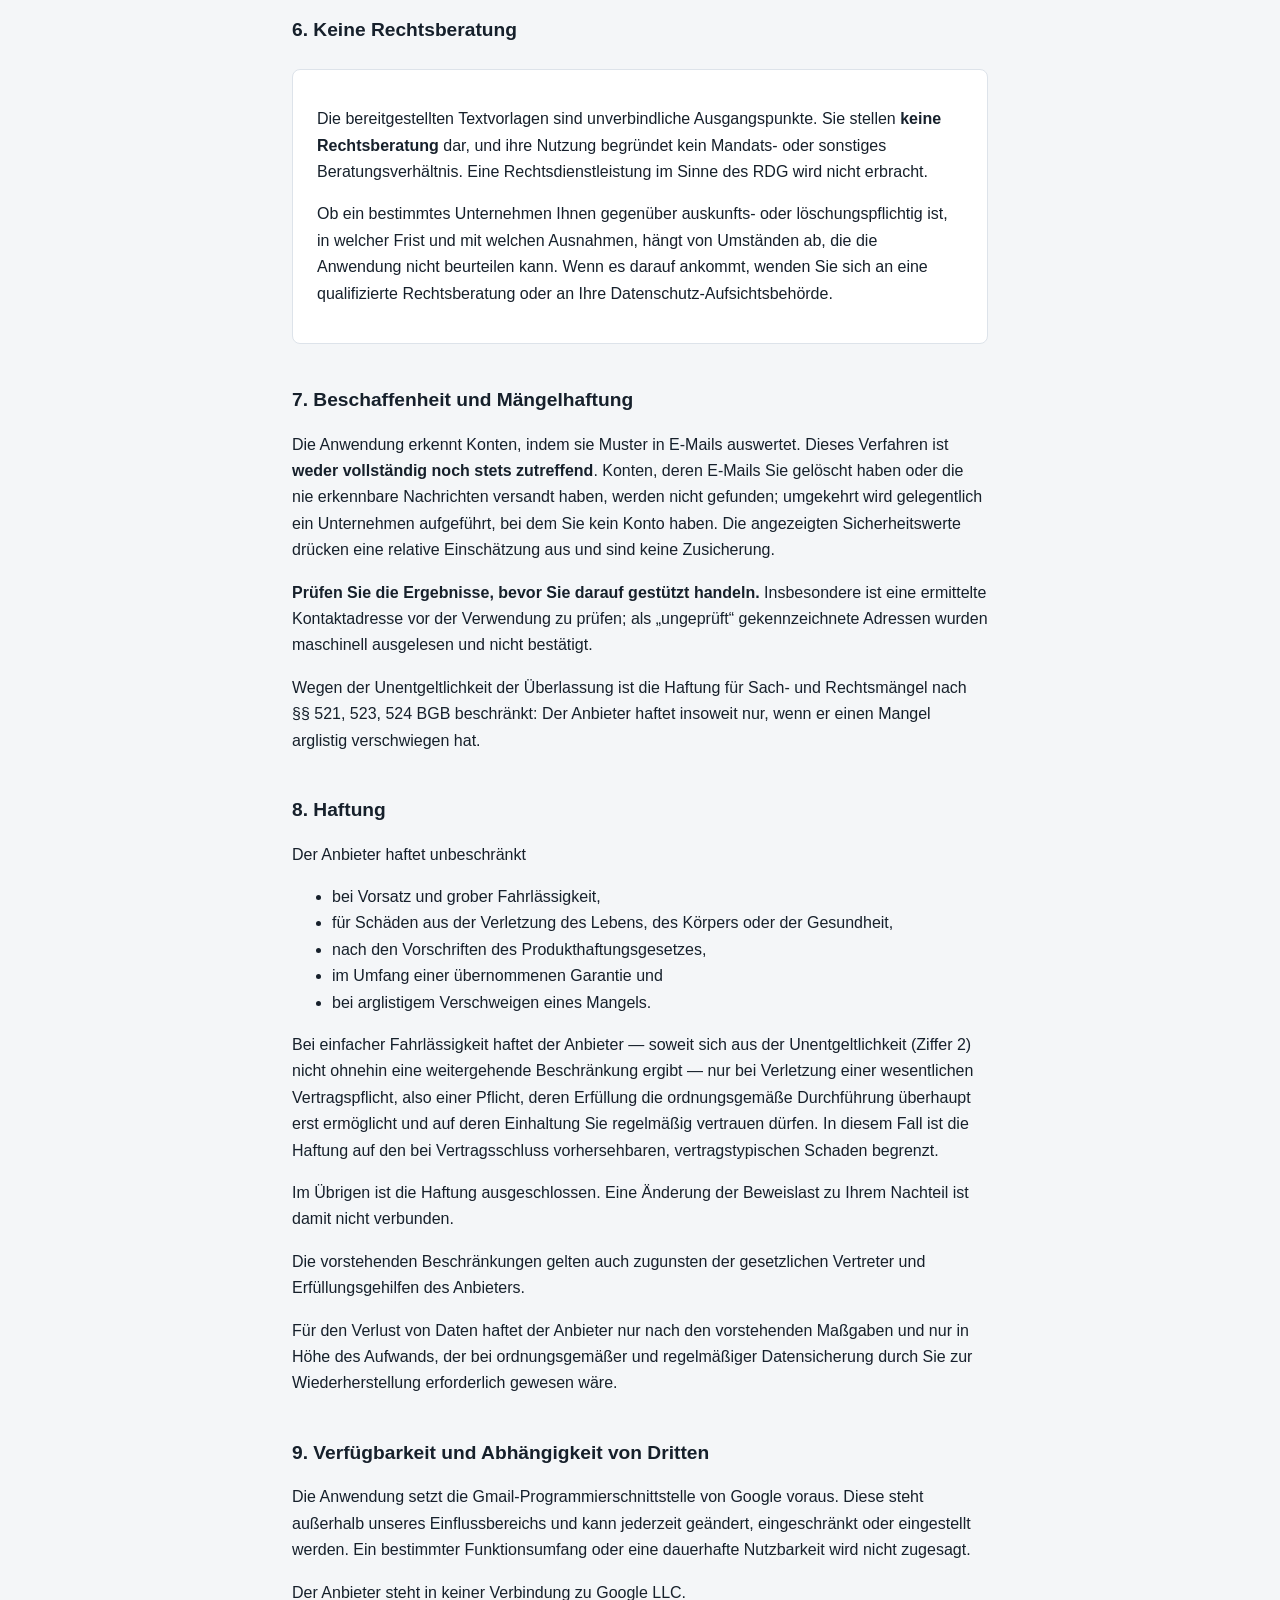
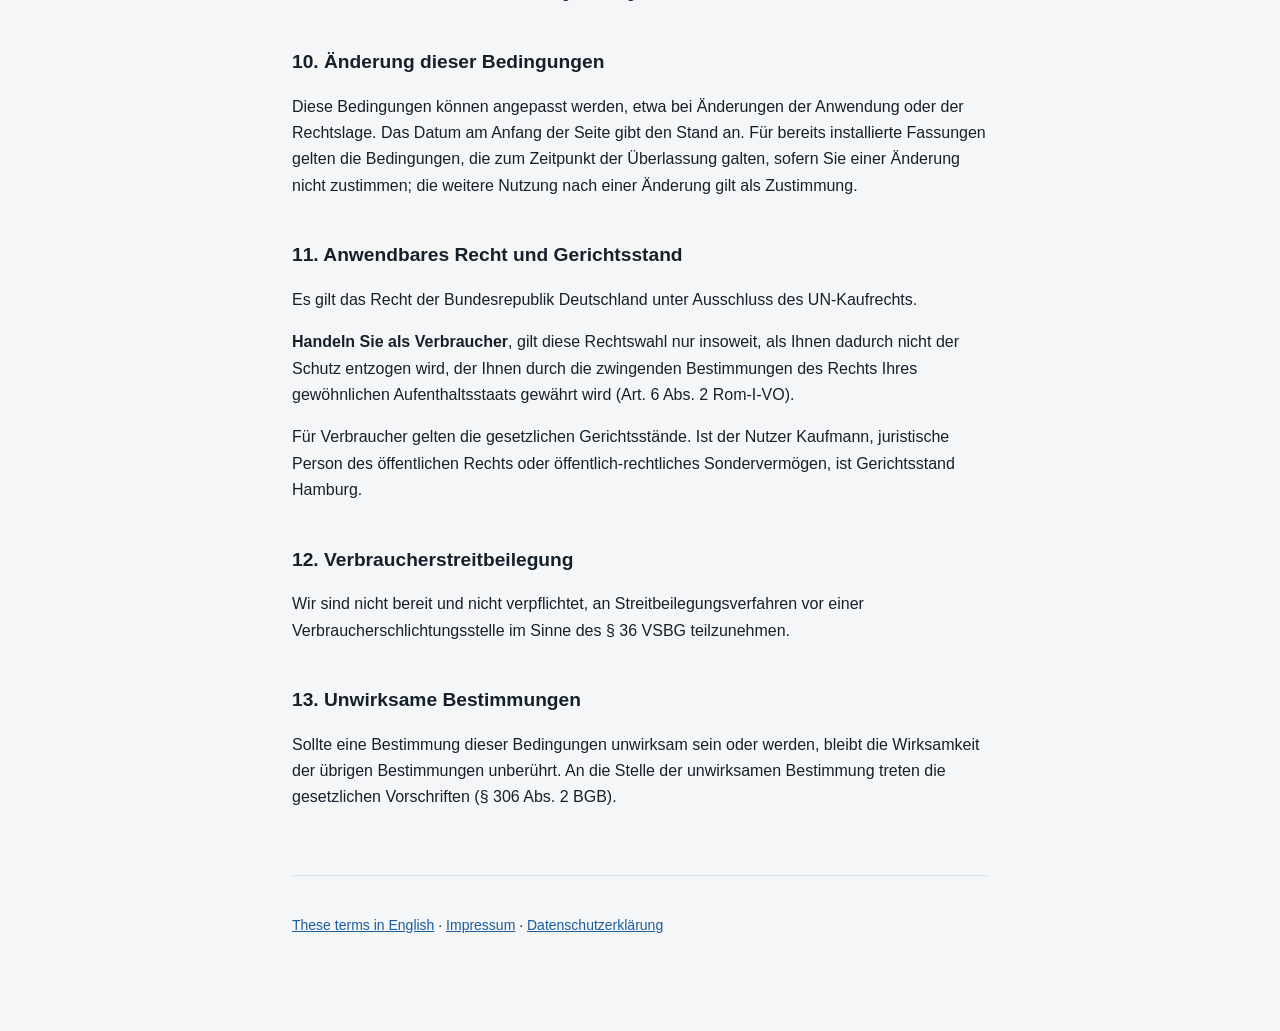
<file: nutzungsbedingungen.html>
<!doctype html>
<html lang="de">
<head>
<meta charset="utf-8">
<meta name="viewport" content="width=device-width, initial-scale=1">
<title>Nutzungsbedingungen — GDPR Account Auditor</title>
<meta name="description" content="Nutzungsbedingungen für den GDPR Account Auditor.">
<link rel="stylesheet" href="style.css">
</head>
<body>
<div class="wrap">
<header>
  <h1>Nutzungsbedingungen</h1>
  <p class="updated">Stand: 7. September 2026</p>
  <nav>
    <a href="index.html">Start</a>
    <a href="impressum.html">Impressum</a>
    <a href="datenschutz.html">Datenschutz</a>
    <a href="nutzungsbedingungen.html">Nutzungsbedingungen</a>
    <a class="lang" href="terms.html">English</a>
  </nav>
</header>

<h2>1. Geltungsbereich und Anbieter</h2>
<p>Diese Nutzungsbedingungen gelten für die Überlassung und Nutzung der Anwendung „GDPR Account Auditor“ (nachfolgend „die Anwendung“) sowie für diese Website. Anbieter ist die im <a href="impressum.html">Impressum</a> genannte Person.</p>
<p>Mit dem Herunterladen oder der Nutzung der Anwendung erkennen Sie diese Bedingungen an. Wenn Sie damit nicht einverstanden sind, nutzen Sie die Anwendung bitte nicht.</p>
<p>Entgegenstehende oder abweichende Bedingungen des Nutzers werden nicht Vertragsbestandteil, es sei denn, ihrer Geltung wird ausdrücklich schriftlich zugestimmt.</p>

<h2>2. Gegenstand: unentgeltliche Überlassung</h2>
<p>Die Anwendung wird <strong>unentgeltlich</strong> überlassen. Es entsteht kein Entgeltanspruch, kein Abonnement und keine Zahlungspflicht. Ein Anspruch auf Überlassung, auf eine bestimmte Funktionalität, auf Weiterentwicklung oder auf Support besteht nicht.</p>
<p>Auf die unentgeltliche Überlassung finden die Vorschriften über die Schenkung (§§ 516 ff. BGB) entsprechende Anwendung. Dies wirkt sich insbesondere auf Haftung und Gewährleistung aus (Ziffern 7 und 8).</p>

<h2>3. Was die Anwendung leistet</h2>
<p>Die Anwendung untersucht auf Ihrem eigenen Rechner mit Ihrer Erlaubnis Ihr eigenes E-Mail-Postfach, um Dienste zu ermitteln, bei denen Sie Konten unterhalten, und unterstützt Sie beim Verfassen datenschutzrechtlicher Anfragen an diese Dienste.</p>
<p>Sie ist für die persönliche Wahrnehmung Ihrer eigenen Rechte an Ihren eigenen Daten bestimmt.</p>

<h2>4. Nutzungsrecht</h2>
<p>Ihnen wird ein einfaches, nicht ausschließliches, nicht übertragbares Recht eingeräumt, die Anwendung zu den in Ziffer 3 genannten Zwecken zu nutzen. Urheberrechte und sonstige Schutzrechte verbleiben beim Anbieter bzw. den jeweiligen Rechteinhabern.</p>
<p>Soweit Bestandteile der Anwendung unter einer Open-Source-Lizenz stehen, gehen deren Lizenzbedingungen diesen Nutzungsbedingungen vor.</p>

<h2>5. Pflichten des Nutzers</h2>
<ul>
  <li>Nutzen Sie die Anwendung ausschließlich mit einem E-Mail-Konto, das Ihnen gehört oder zu dessen Zugriff Sie berechtigt sind. <strong>Der Zugriff auf fremde Postfächer ohne informierte Einwilligung des Inhabers ist untersagt</strong> und kann strafbar sein (§ 202a StGB).</li>
  <li>Sichern Sie Ihr eigenes Gerät. Die ermittelten Konten werden lokal gespeichert; wer Zugriff auf Ihren Rechner hat, kann sie unter Umständen lesen.</li>
  <li>Halten Sie beim Versand von Anfragen das geltende Recht ein. Die Anwendung darf nicht dazu verwendet werden, Organisationen oder Personen zu belästigen oder mit missbräuchlichen Anfragen zu überziehen.</li>
  <li>Umgehen Sie keine technischen Schutzmaßnahmen der von der Anwendung abgerufenen Websites und nutzen Sie die Kontaktsuche nicht in einer Weise, die deren Betrieb beeinträchtigt.</li>
</ul>

<h2>6. Keine Rechtsberatung</h2>
<div class="card">
  <p>Die bereitgestellten Textvorlagen sind unverbindliche Ausgangspunkte. Sie stellen <strong>keine Rechtsberatung</strong> dar, und ihre Nutzung begründet kein Mandats- oder sonstiges Beratungsverhältnis. Eine Rechtsdienstleistung im Sinne des RDG wird nicht erbracht.</p>
  <p>Ob ein bestimmtes Unternehmen Ihnen gegenüber auskunfts- oder löschungspflichtig ist, in welcher Frist und mit welchen Ausnahmen, hängt von Umständen ab, die die Anwendung nicht beurteilen kann. Wenn es darauf ankommt, wenden Sie sich an eine qualifizierte Rechtsberatung oder an Ihre Datenschutz-Aufsichtsbehörde.</p>
</div>

<h2>7. Beschaffenheit und Mängelhaftung</h2>
<p>Die Anwendung erkennt Konten, indem sie Muster in E-Mails auswertet. Dieses Verfahren ist <strong>weder vollständig noch stets zutreffend</strong>. Konten, deren E-Mails Sie gelöscht haben oder die nie erkennbare Nachrichten versandt haben, werden nicht gefunden; umgekehrt wird gelegentlich ein Unternehmen aufgeführt, bei dem Sie kein Konto haben. Die angezeigten Sicherheitswerte drücken eine relative Einschätzung aus und sind keine Zusicherung.</p>
<p><strong>Prüfen Sie die Ergebnisse, bevor Sie darauf gestützt handeln.</strong> Insbesondere ist eine ermittelte Kontaktadresse vor der Verwendung zu prüfen; als „ungeprüft“ gekennzeichnete Adressen wurden maschinell ausgelesen und nicht bestätigt.</p>
<p>Wegen der Unentgeltlichkeit der Überlassung ist die Haftung für Sach- und Rechtsmängel nach §§ 521, 523, 524 BGB beschränkt: Der Anbieter haftet insoweit nur, wenn er einen Mangel arglistig verschwiegen hat.</p>

<h2>8. Haftung</h2>
<p>Der Anbieter haftet unbeschränkt</p>
<ul>
  <li>bei Vorsatz und grober Fahrlässigkeit,</li>
  <li>für Schäden aus der Verletzung des Lebens, des Körpers oder der Gesundheit,</li>
  <li>nach den Vorschriften des Produkthaftungsgesetzes,</li>
  <li>im Umfang einer übernommenen Garantie und</li>
  <li>bei arglistigem Verschweigen eines Mangels.</li>
</ul>
<p>Bei einfacher Fahrlässigkeit haftet der Anbieter — soweit sich aus der Unentgeltlichkeit (Ziffer 2) nicht ohnehin eine weitergehende Beschränkung ergibt — nur bei Verletzung einer wesentlichen Vertragspflicht, also einer Pflicht, deren Erfüllung die ordnungsgemäße Durchführung überhaupt erst ermöglicht und auf deren Einhaltung Sie regelmäßig vertrauen dürfen. In diesem Fall ist die Haftung auf den bei Vertragsschluss vorhersehbaren, vertragstypischen Schaden begrenzt.</p>
<p>Im Übrigen ist die Haftung ausgeschlossen. Eine Änderung der Beweislast zu Ihrem Nachteil ist damit nicht verbunden.</p>
<p>Die vorstehenden Beschränkungen gelten auch zugunsten der gesetzlichen Vertreter und Erfüllungsgehilfen des Anbieters.</p>
<p>Für den Verlust von Daten haftet der Anbieter nur nach den vorstehenden Maßgaben und nur in Höhe des Aufwands, der bei ordnungsgemäßer und regelmäßiger Datensicherung durch Sie zur Wiederherstellung erforderlich gewesen wäre.</p>

<h2>9. Verfügbarkeit und Abhängigkeit von Dritten</h2>
<p>Die Anwendung setzt die Gmail-Programmierschnittstelle von Google voraus. Diese steht außerhalb unseres Einflussbereichs und kann jederzeit geändert, eingeschränkt oder eingestellt werden. Ein bestimmter Funktionsumfang oder eine dauerhafte Nutzbarkeit wird nicht zugesagt.</p>
<p>Der Anbieter steht in keiner Verbindung zu Google LLC.</p>

<h2>10. Änderung dieser Bedingungen</h2>
<p>Diese Bedingungen können angepasst werden, etwa bei Änderungen der Anwendung oder der Rechtslage. Das Datum am Anfang der Seite gibt den Stand an. Für bereits installierte Fassungen gelten die Bedingungen, die zum Zeitpunkt der Überlassung galten, sofern Sie einer Änderung nicht zustimmen; die weitere Nutzung nach einer Änderung gilt als Zustimmung.</p>

<h2>11. Anwendbares Recht und Gerichtsstand</h2>
<p>Es gilt das Recht der Bundesrepublik Deutschland unter Ausschluss des UN-Kaufrechts.</p>
<p><strong>Handeln Sie als Verbraucher</strong>, gilt diese Rechtswahl nur insoweit, als Ihnen dadurch nicht der Schutz entzogen wird, der Ihnen durch die zwingenden Bestimmungen des Rechts Ihres gewöhnlichen Aufenthaltsstaats gewährt wird (Art. 6 Abs. 2 Rom-I-VO).</p>
<p>Für Verbraucher gelten die gesetzlichen Gerichtsstände. Ist der Nutzer Kaufmann, juristische Person des öffentlichen Rechts oder öffentlich-rechtliches Sondervermögen, ist Gerichtsstand Hamburg.</p>

<h2>12. Verbraucherstreitbeilegung</h2>
<p>Wir sind nicht bereit und nicht verpflichtet, an Streitbeilegungsverfahren vor einer Verbraucherschlichtungsstelle im Sinne des § 36 VSBG teilzunehmen.</p>

<h2>13. Unwirksame Bestimmungen</h2>
<p>Sollte eine Bestimmung dieser Bedingungen unwirksam sein oder werden, bleibt die Wirksamkeit der übrigen Bestimmungen unberührt. An die Stelle der unwirksamen Bestimmung treten die gesetzlichen Vorschriften (§ 306 Abs. 2 BGB).</p>

<footer>
  <p><a href="terms.html">These terms in English</a> · <a href="impressum.html">Impressum</a> · <a href="datenschutz.html">Datenschutzerklärung</a></p>
</footer>
</div>
</body>
</html>
</file>
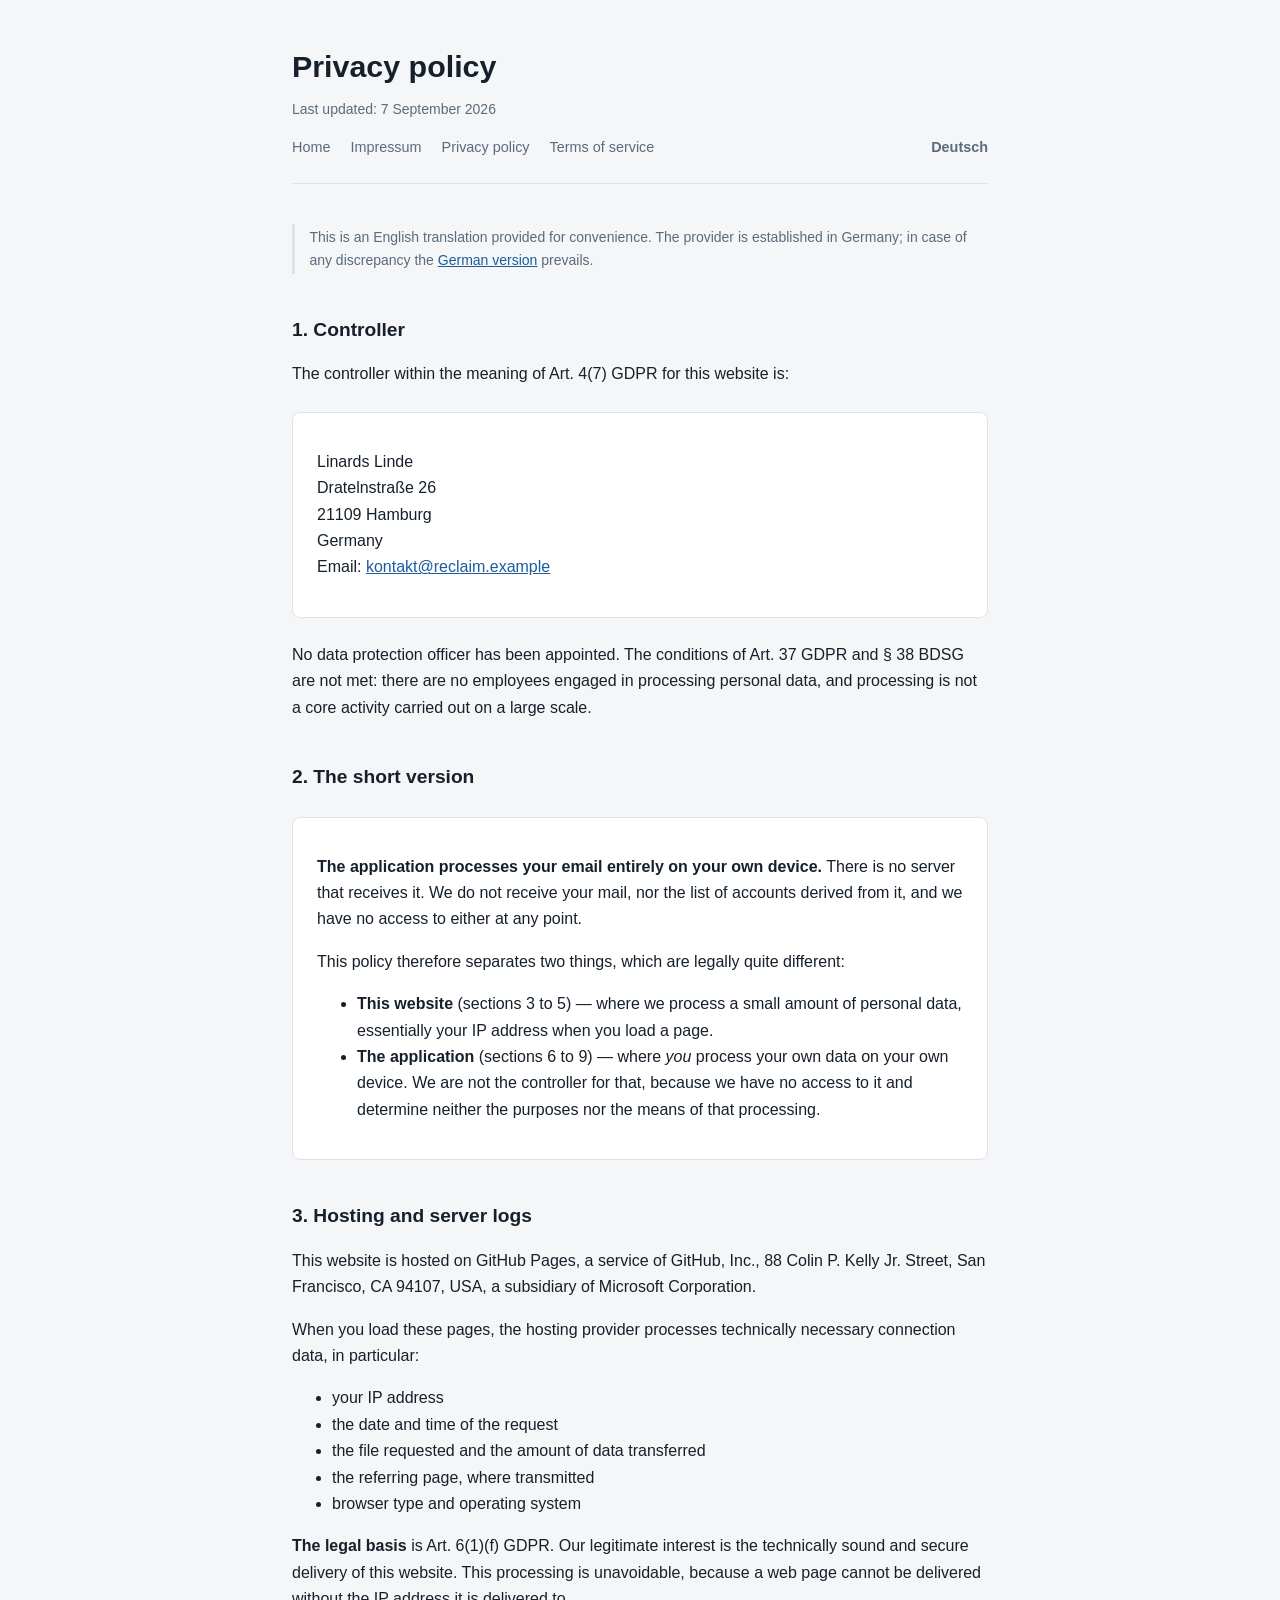
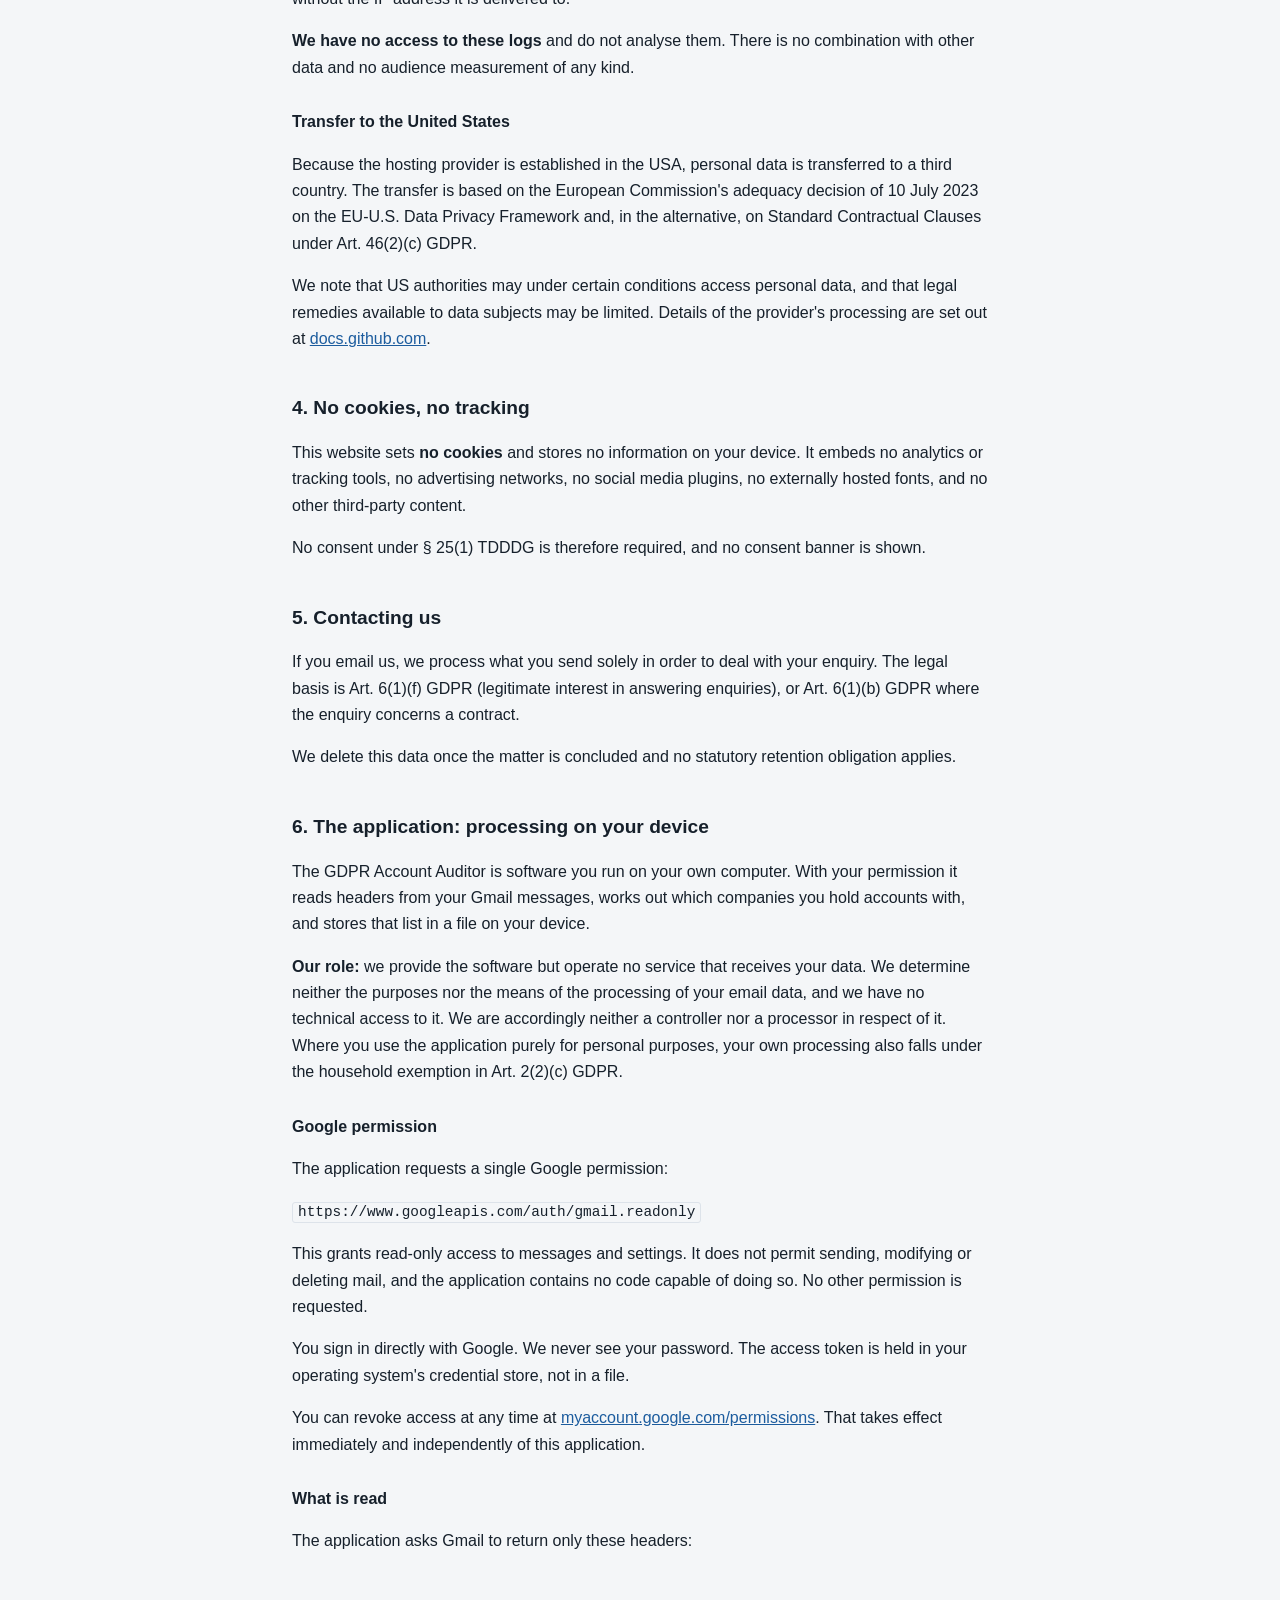
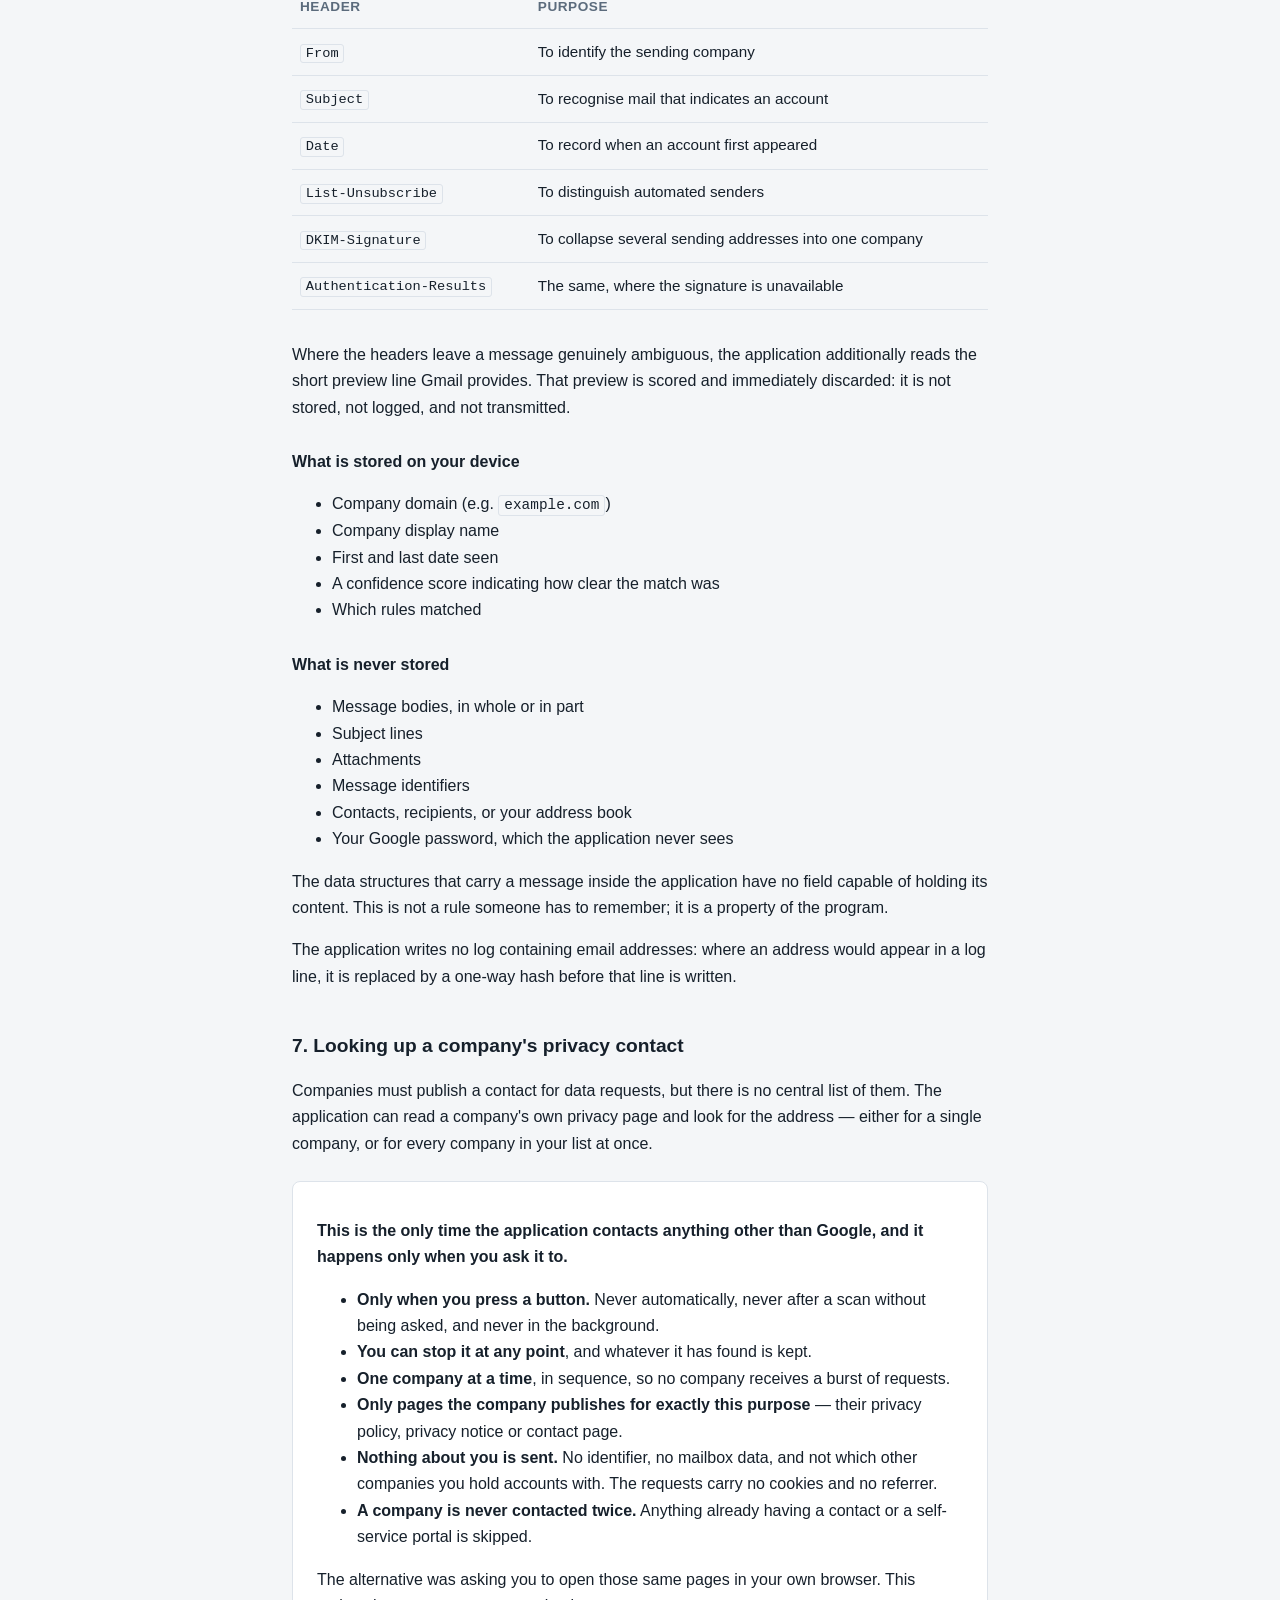
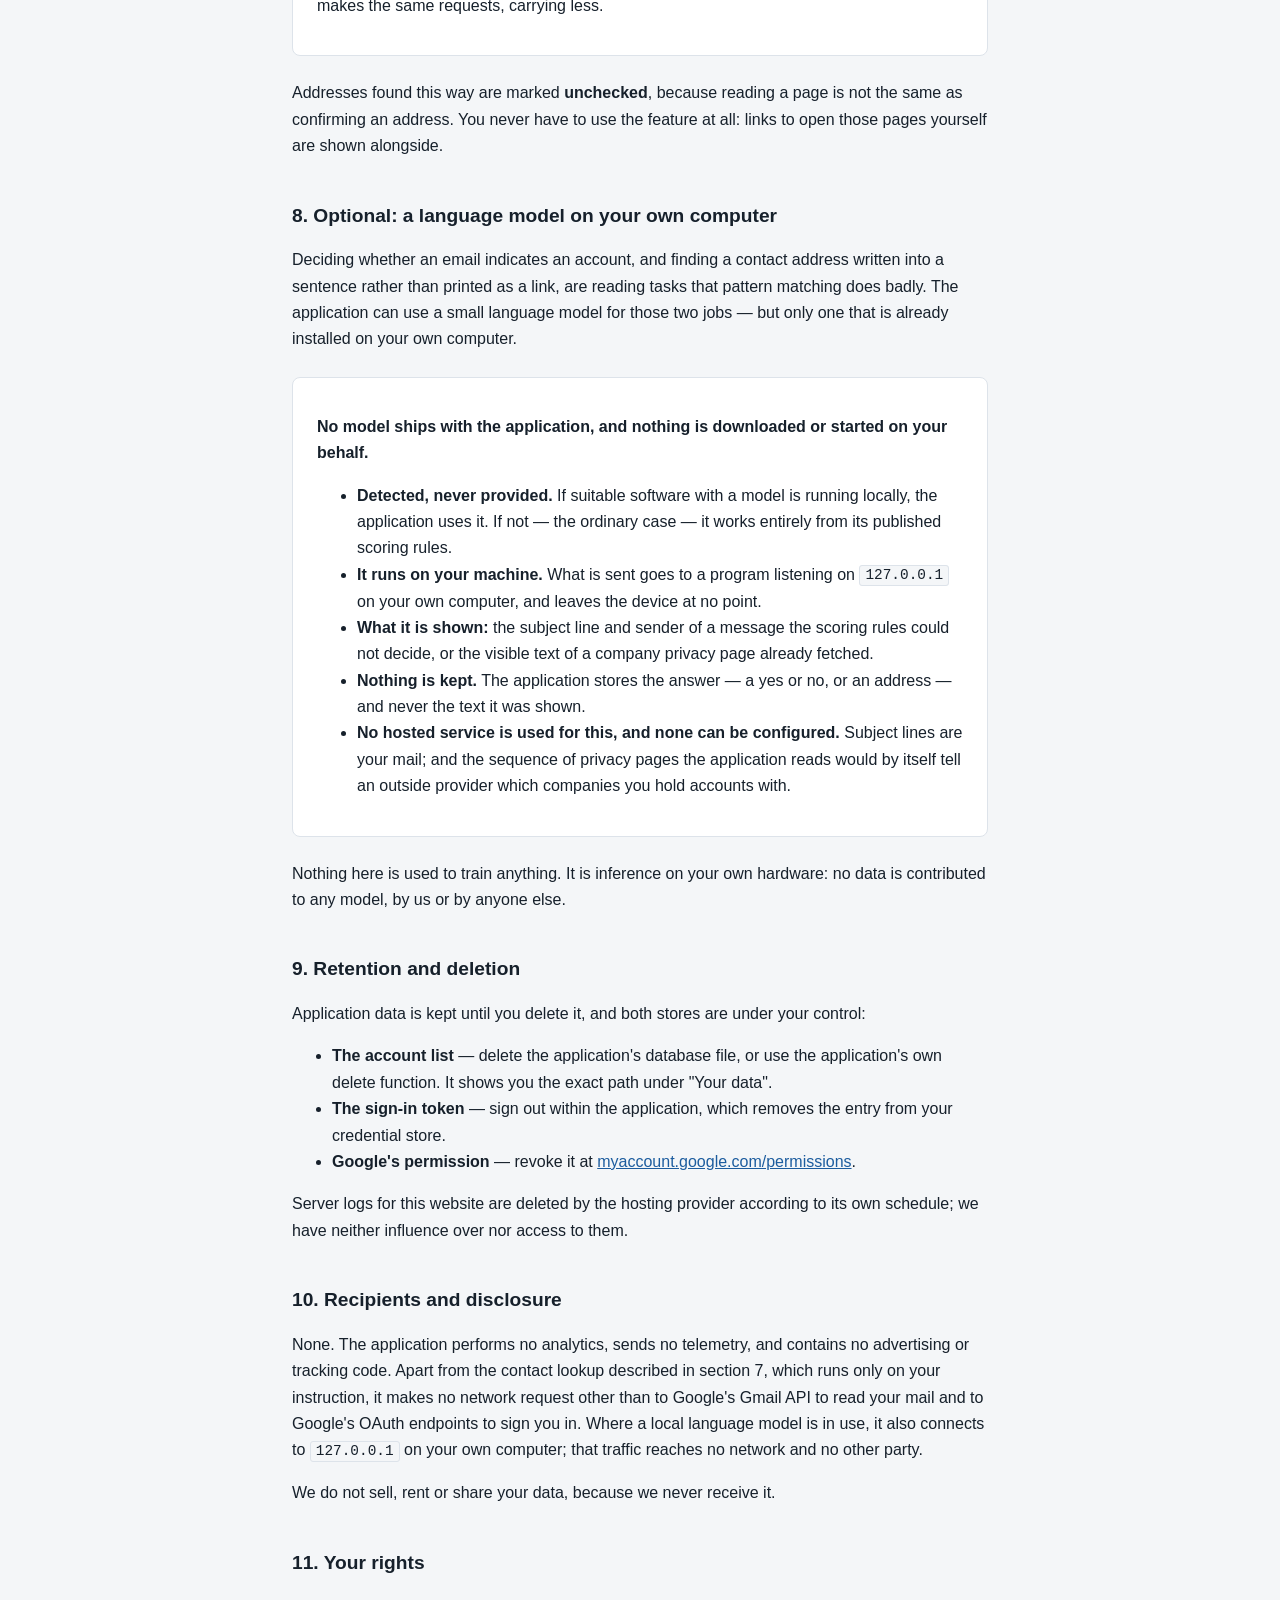
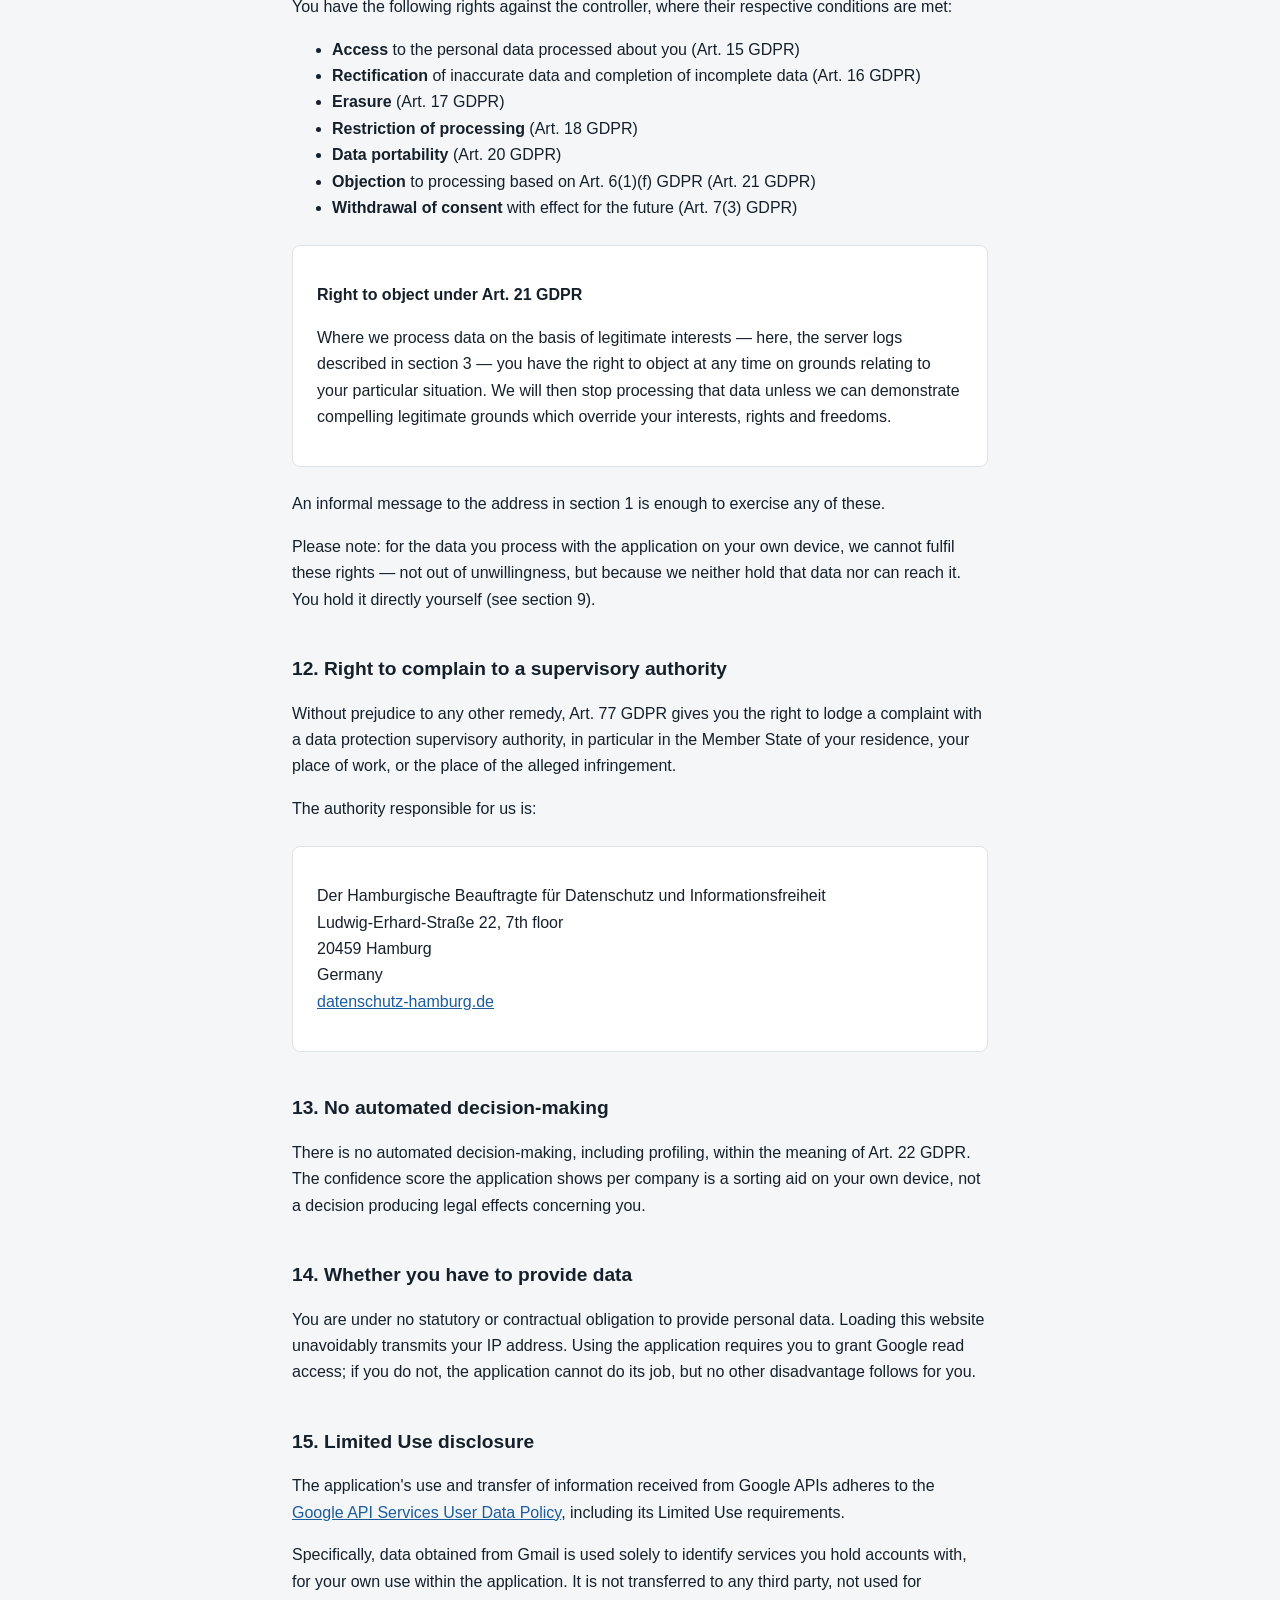
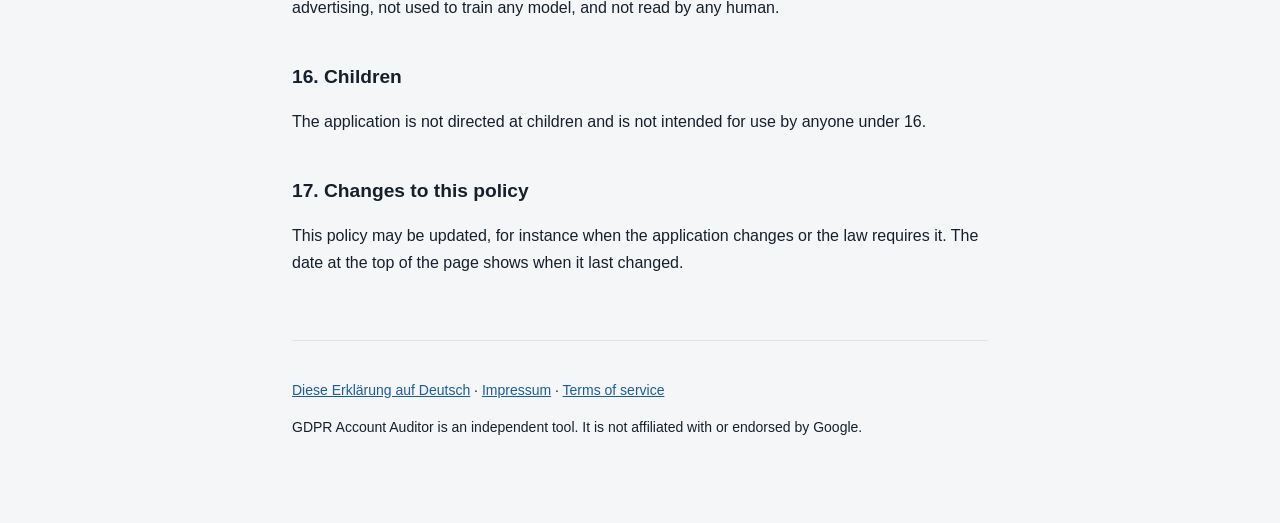
<file: privacy.html>
<!doctype html>
<html lang="en">
<head>
<meta charset="utf-8">
<meta name="viewport" content="width=device-width, initial-scale=1">
<title>Privacy policy — GDPR Account Auditor</title>
<meta name="description" content="How the GDPR Account Auditor handles your email: locally, with message bodies never transmitted or stored.">
<link rel="stylesheet" href="style.css">
</head>
<body>
<div class="wrap">
<header>
  <h1>Privacy policy</h1>
  <p class="updated">Last updated: 7 September 2026</p>
  <nav>
    <a href="index.html">Home</a>
    <a href="impressum.html">Impressum</a>
    <a href="privacy.html">Privacy policy</a>
    <a href="terms.html">Terms of service</a>
    <a class="lang" href="datenschutz.html">Deutsch</a>
  </nav>
</header>

<p class="note">This is an English translation provided for convenience. The provider is established in Germany; in case of any discrepancy the <a href="datenschutz.html">German version</a> prevails.</p>

<h2>1. Controller</h2>
<p>The controller within the meaning of Art. 4(7) GDPR for this website is:</p>
<div class="card">
  <p>
    Linards Linde<br>
    Dratelnstraße 26<br>
    21109 Hamburg<br>
    Germany<br>
    Email: <a href="mailto:kontakt@reclaim.example">kontakt@reclaim.example</a>
  </p>
</div>
<p>No data protection officer has been appointed. The conditions of Art. 37 GDPR and § 38 BDSG are not met: there are no employees engaged in processing personal data, and processing is not a core activity carried out on a large scale.</p>

<h2>2. The short version</h2>
<div class="card">
  <p><strong>The application processes your email entirely on your own device.</strong> There is no server that receives it. We do not receive your mail, nor the list of accounts derived from it, and we have no access to either at any point.</p>
  <p>This policy therefore separates two things, which are legally quite different:</p>
  <ul>
    <li><strong>This website</strong> (sections 3 to 5) — where we process a small amount of personal data, essentially your IP address when you load a page.</li>
    <li><strong>The application</strong> (sections 6 to 9) — where <em>you</em> process your own data on your own device. We are not the controller for that, because we have no access to it and determine neither the purposes nor the means of that processing.</li>
  </ul>
</div>

<h2>3. Hosting and server logs</h2>
<p>This website is hosted on GitHub Pages, a service of GitHub, Inc., 88 Colin P. Kelly Jr. Street, San Francisco, CA 94107, USA, a subsidiary of Microsoft Corporation.</p>
<p>When you load these pages, the hosting provider processes technically necessary connection data, in particular:</p>
<ul>
  <li>your IP address</li>
  <li>the date and time of the request</li>
  <li>the file requested and the amount of data transferred</li>
  <li>the referring page, where transmitted</li>
  <li>browser type and operating system</li>
</ul>
<p><strong>The legal basis</strong> is Art. 6(1)(f) GDPR. Our legitimate interest is the technically sound and secure delivery of this website. This processing is unavoidable, because a web page cannot be delivered without the IP address it is delivered to.</p>
<p><strong>We have no access to these logs</strong> and do not analyse them. There is no combination with other data and no audience measurement of any kind.</p>

<h3>Transfer to the United States</h3>
<p>Because the hosting provider is established in the USA, personal data is transferred to a third country. The transfer is based on the European Commission's adequacy decision of 10 July 2023 on the EU-U.S. Data Privacy Framework and, in the alternative, on Standard Contractual Clauses under Art. 46(2)(c) GDPR.</p>
<p>We note that US authorities may under certain conditions access personal data, and that legal remedies available to data subjects may be limited. Details of the provider's processing are set out at <a href="https://docs.github.com/site-policy/privacy-policies/github-general-privacy-statement" rel="noreferrer">docs.github.com</a>.</p>

<h2>4. No cookies, no tracking</h2>
<p>This website sets <strong>no cookies</strong> and stores no information on your device. It embeds no analytics or tracking tools, no advertising networks, no social media plugins, no externally hosted fonts, and no other third-party content.</p>
<p>No consent under § 25(1) TDDDG is therefore required, and no consent banner is shown.</p>

<h2>5. Contacting us</h2>
<p>If you email us, we process what you send solely in order to deal with your enquiry. The legal basis is Art. 6(1)(f) GDPR (legitimate interest in answering enquiries), or Art. 6(1)(b) GDPR where the enquiry concerns a contract.</p>
<p>We delete this data once the matter is concluded and no statutory retention obligation applies.</p>

<h2>6. The application: processing on your device</h2>
<p>The GDPR Account Auditor is software you run on your own computer. With your permission it reads headers from your Gmail messages, works out which companies you hold accounts with, and stores that list in a file on your device.</p>
<p><strong>Our role:</strong> we provide the software but operate no service that receives your data. We determine neither the purposes nor the means of the processing of your email data, and we have no technical access to it. We are accordingly neither a controller nor a processor in respect of it. Where you use the application purely for personal purposes, your own processing also falls under the household exemption in Art. 2(2)(c) GDPR.</p>

<h3>Google permission</h3>
<p>The application requests a single Google permission:</p>
<p><code>https://www.googleapis.com/auth/gmail.readonly</code></p>
<p>This grants read-only access to messages and settings. It does not permit sending, modifying or deleting mail, and the application contains no code capable of doing so. No other permission is requested.</p>
<p>You sign in directly with Google. We never see your password. The access token is held in your operating system's credential store, not in a file.</p>
<p>You can revoke access at any time at <a href="https://myaccount.google.com/permissions" rel="noreferrer">myaccount.google.com/permissions</a>. That takes effect immediately and independently of this application.</p>

<h3>What is read</h3>
<p>The application asks Gmail to return only these headers:</p>
<div class="scroll">
<table>
  <tr><th>Header</th><th>Purpose</th></tr>
  <tr><td><code>From</code></td><td>To identify the sending company</td></tr>
  <tr><td><code>Subject</code></td><td>To recognise mail that indicates an account</td></tr>
  <tr><td><code>Date</code></td><td>To record when an account first appeared</td></tr>
  <tr><td><code>List-Unsubscribe</code></td><td>To distinguish automated senders</td></tr>
  <tr><td><code>DKIM-Signature</code></td><td>To collapse several sending addresses into one company</td></tr>
  <tr><td><code>Authentication-Results</code></td><td>The same, where the signature is unavailable</td></tr>
</table>
</div>
<p>Where the headers leave a message genuinely ambiguous, the application additionally reads the short preview line Gmail provides. That preview is scored and immediately discarded: it is not stored, not logged, and not transmitted.</p>

<h3>What is stored on your device</h3>
<ul>
  <li>Company domain (e.g. <code>example.com</code>)</li>
  <li>Company display name</li>
  <li>First and last date seen</li>
  <li>A confidence score indicating how clear the match was</li>
  <li>Which rules matched</li>
</ul>

<h3>What is never stored</h3>
<ul>
  <li>Message bodies, in whole or in part</li>
  <li>Subject lines</li>
  <li>Attachments</li>
  <li>Message identifiers</li>
  <li>Contacts, recipients, or your address book</li>
  <li>Your Google password, which the application never sees</li>
</ul>
<p>The data structures that carry a message inside the application have no field capable of holding its content. This is not a rule someone has to remember; it is a property of the program.</p>
<p>The application writes no log containing email addresses: where an address would appear in a log line, it is replaced by a one-way hash before that line is written.</p>

<h2>7. Looking up a company's privacy contact</h2>
<p>Companies must publish a contact for data requests, but there is no central list of them. The application can read a company's own privacy page and look for the address — either for a single company, or for every company in your list at once.</p>
<div class="card">
  <p><strong>This is the only time the application contacts anything other than Google, and it happens only when you ask it to.</strong></p>
  <ul>
    <li><strong>Only when you press a button.</strong> Never automatically, never after a scan without being asked, and never in the background.</li>
    <li><strong>You can stop it at any point</strong>, and whatever it has found is kept.</li>
    <li><strong>One company at a time</strong>, in sequence, so no company receives a burst of requests.</li>
    <li><strong>Only pages the company publishes for exactly this purpose</strong> — their privacy policy, privacy notice or contact page.</li>
    <li><strong>Nothing about you is sent.</strong> No identifier, no mailbox data, and not which other companies you hold accounts with. The requests carry no cookies and no referrer.</li>
    <li><strong>A company is never contacted twice.</strong> Anything already having a contact or a self-service portal is skipped.</li>
  </ul>
  <p>The alternative was asking you to open those same pages in your own browser. This makes the same requests, carrying less.</p>
</div>
<p>Addresses found this way are marked <strong>unchecked</strong>, because reading a page is not the same as confirming an address. You never have to use the feature at all: links to open those pages yourself are shown alongside.</p>

<h2>8. Optional: a language model on your own computer</h2>
<p>Deciding whether an email indicates an account, and finding a contact address written into a sentence rather than printed as a link, are reading tasks that pattern matching does badly. The application can use a small language model for those two jobs — but only one that is already installed on your own computer.</p>
<div class="card">
  <p><strong>No model ships with the application, and nothing is downloaded or started on your behalf.</strong></p>
  <ul>
    <li><strong>Detected, never provided.</strong> If suitable software with a model is running locally, the application uses it. If not — the ordinary case — it works entirely from its published scoring rules.</li>
    <li><strong>It runs on your machine.</strong> What is sent goes to a program listening on <code>127.0.0.1</code> on your own computer, and leaves the device at no point.</li>
    <li><strong>What it is shown:</strong> the subject line and sender of a message the scoring rules could not decide, or the visible text of a company privacy page already fetched.</li>
    <li><strong>Nothing is kept.</strong> The application stores the answer — a yes or no, or an address — and never the text it was shown.</li>
    <li><strong>No hosted service is used for this, and none can be configured.</strong> Subject lines are your mail; and the sequence of privacy pages the application reads would by itself tell an outside provider which companies you hold accounts with.</li>
  </ul>
</div>
<p>Nothing here is used to train anything. It is inference on your own hardware: no data is contributed to any model, by us or by anyone else.</p>

<h2>9. Retention and deletion</h2>
<p>Application data is kept until you delete it, and both stores are under your control:</p>
<ul>
  <li><strong>The account list</strong> — delete the application's database file, or use the application's own delete function. It shows you the exact path under "Your data".</li>
  <li><strong>The sign-in token</strong> — sign out within the application, which removes the entry from your credential store.</li>
  <li><strong>Google's permission</strong> — revoke it at <a href="https://myaccount.google.com/permissions" rel="noreferrer">myaccount.google.com/permissions</a>.</li>
</ul>
<p>Server logs for this website are deleted by the hosting provider according to its own schedule; we have neither influence over nor access to them.</p>

<h2>10. Recipients and disclosure</h2>
<p>None. The application performs no analytics, sends no telemetry, and contains no advertising or tracking code. Apart from the contact lookup described in section 7, which runs only on your instruction, it makes no network request other than to Google's Gmail API to read your mail and to Google's OAuth endpoints to sign you in. Where a local language model is in use, it also connects to <code>127.0.0.1</code> on your own computer; that traffic reaches no network and no other party.</p>
<p>We do not sell, rent or share your data, because we never receive it.</p>

<h2>11. Your rights</h2>
<p>You have the following rights against the controller, where their respective conditions are met:</p>
<ul>
  <li><strong>Access</strong> to the personal data processed about you (Art. 15 GDPR)</li>
  <li><strong>Rectification</strong> of inaccurate data and completion of incomplete data (Art. 16 GDPR)</li>
  <li><strong>Erasure</strong> (Art. 17 GDPR)</li>
  <li><strong>Restriction of processing</strong> (Art. 18 GDPR)</li>
  <li><strong>Data portability</strong> (Art. 20 GDPR)</li>
  <li><strong>Objection</strong> to processing based on Art. 6(1)(f) GDPR (Art. 21 GDPR)</li>
  <li><strong>Withdrawal of consent</strong> with effect for the future (Art. 7(3) GDPR)</li>
</ul>
<div class="card">
  <p><strong>Right to object under Art. 21 GDPR</strong></p>
  <p>Where we process data on the basis of legitimate interests — here, the server logs described in section 3 — you have the right to object at any time on grounds relating to your particular situation. We will then stop processing that data unless we can demonstrate compelling legitimate grounds which override your interests, rights and freedoms.</p>
</div>
<p>An informal message to the address in section 1 is enough to exercise any of these.</p>
<p>Please note: for the data you process with the application on your own device, we cannot fulfil these rights — not out of unwillingness, but because we neither hold that data nor can reach it. You hold it directly yourself (see section 9).</p>

<h2>12. Right to complain to a supervisory authority</h2>
<p>Without prejudice to any other remedy, Art. 77 GDPR gives you the right to lodge a complaint with a data protection supervisory authority, in particular in the Member State of your residence, your place of work, or the place of the alleged infringement.</p>
<p>The authority responsible for us is:</p>
<div class="card">
  <p>
    Der Hamburgische Beauftragte für Datenschutz und Informationsfreiheit<br>
    Ludwig-Erhard-Straße 22, 7th floor<br>
    20459 Hamburg<br>
    Germany<br>
    <a href="https://datenschutz-hamburg.de" rel="noreferrer">datenschutz-hamburg.de</a>
  </p>
</div>

<h2>13. No automated decision-making</h2>
<p>There is no automated decision-making, including profiling, within the meaning of Art. 22 GDPR. The confidence score the application shows per company is a sorting aid on your own device, not a decision producing legal effects concerning you.</p>

<h2>14. Whether you have to provide data</h2>
<p>You are under no statutory or contractual obligation to provide personal data. Loading this website unavoidably transmits your IP address. Using the application requires you to grant Google read access; if you do not, the application cannot do its job, but no other disadvantage follows for you.</p>

<h2>15. Limited Use disclosure</h2>
<p>The application's use and transfer of information received from Google APIs adheres to the <a href="https://developers.google.com/terms/api-services-user-data-policy" rel="noreferrer">Google API Services User Data Policy</a>, including its Limited Use requirements.</p>
<p>Specifically, data obtained from Gmail is used solely to identify services you hold accounts with, for your own use within the application. It is not transferred to any third party, not used for advertising, not used to train any model, and not read by any human.</p>

<h2>16. Children</h2>
<p>The application is not directed at children and is not intended for use by anyone under 16.</p>

<h2>17. Changes to this policy</h2>
<p>This policy may be updated, for instance when the application changes or the law requires it. The date at the top of the page shows when it last changed.</p>

<footer>
  <p><a href="datenschutz.html">Diese Erklärung auf Deutsch</a> · <a href="impressum.html">Impressum</a> · <a href="terms.html">Terms of service</a></p>
  <p>GDPR Account Auditor is an independent tool. It is not affiliated with or endorsed by Google.</p>
</footer>
</div>
</body>
</html>
</file>
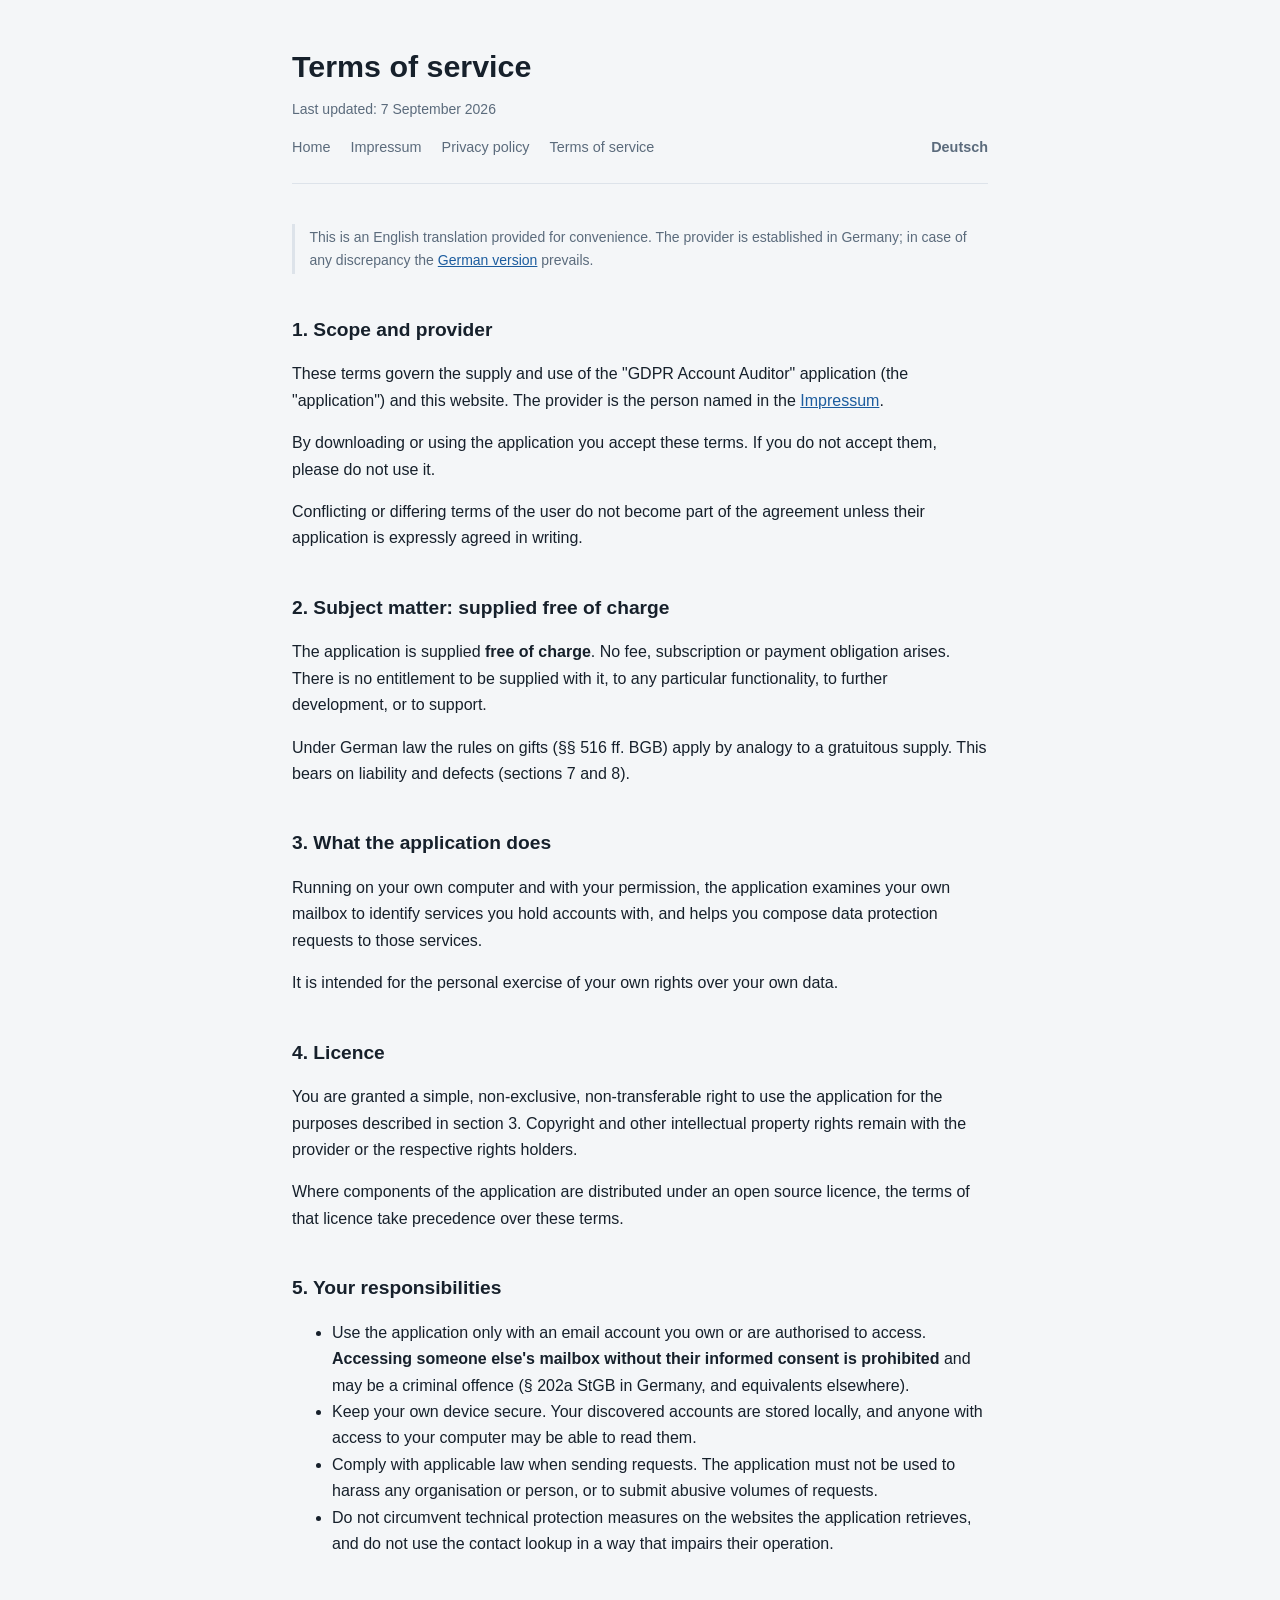
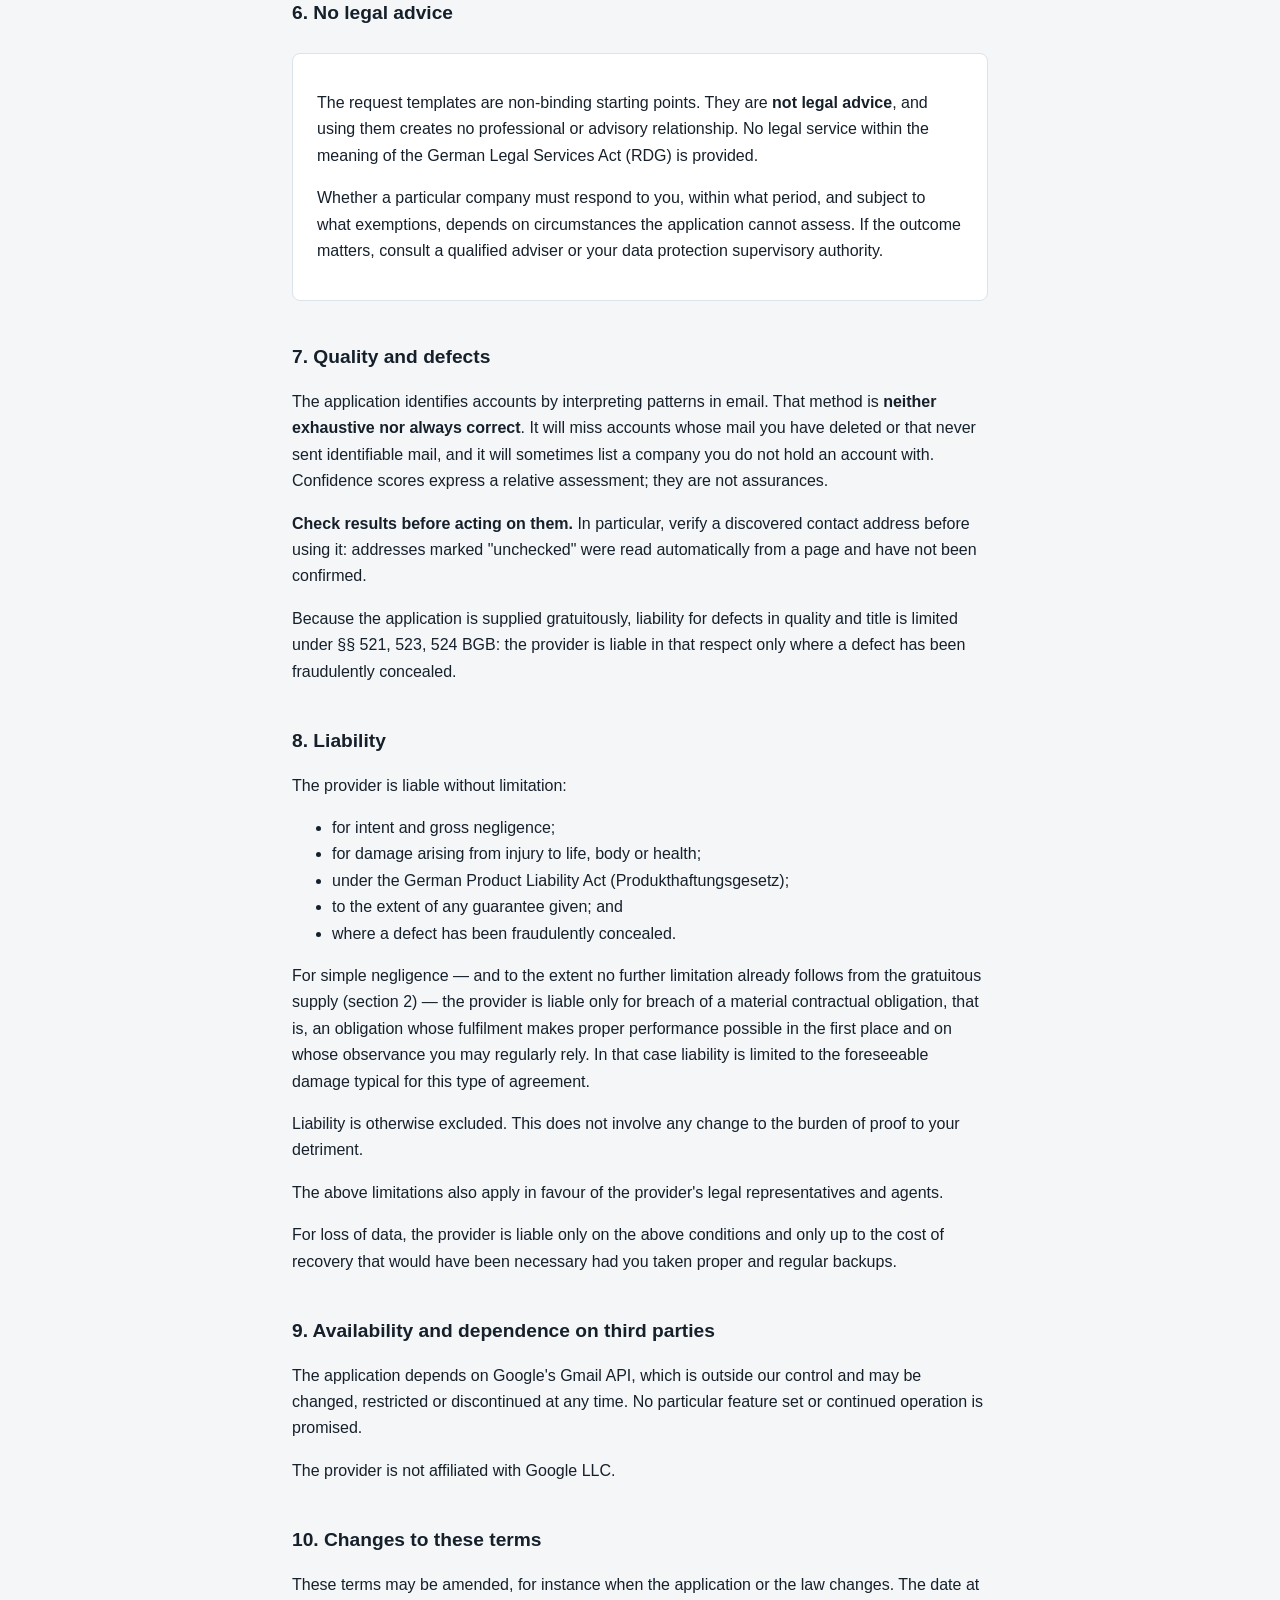
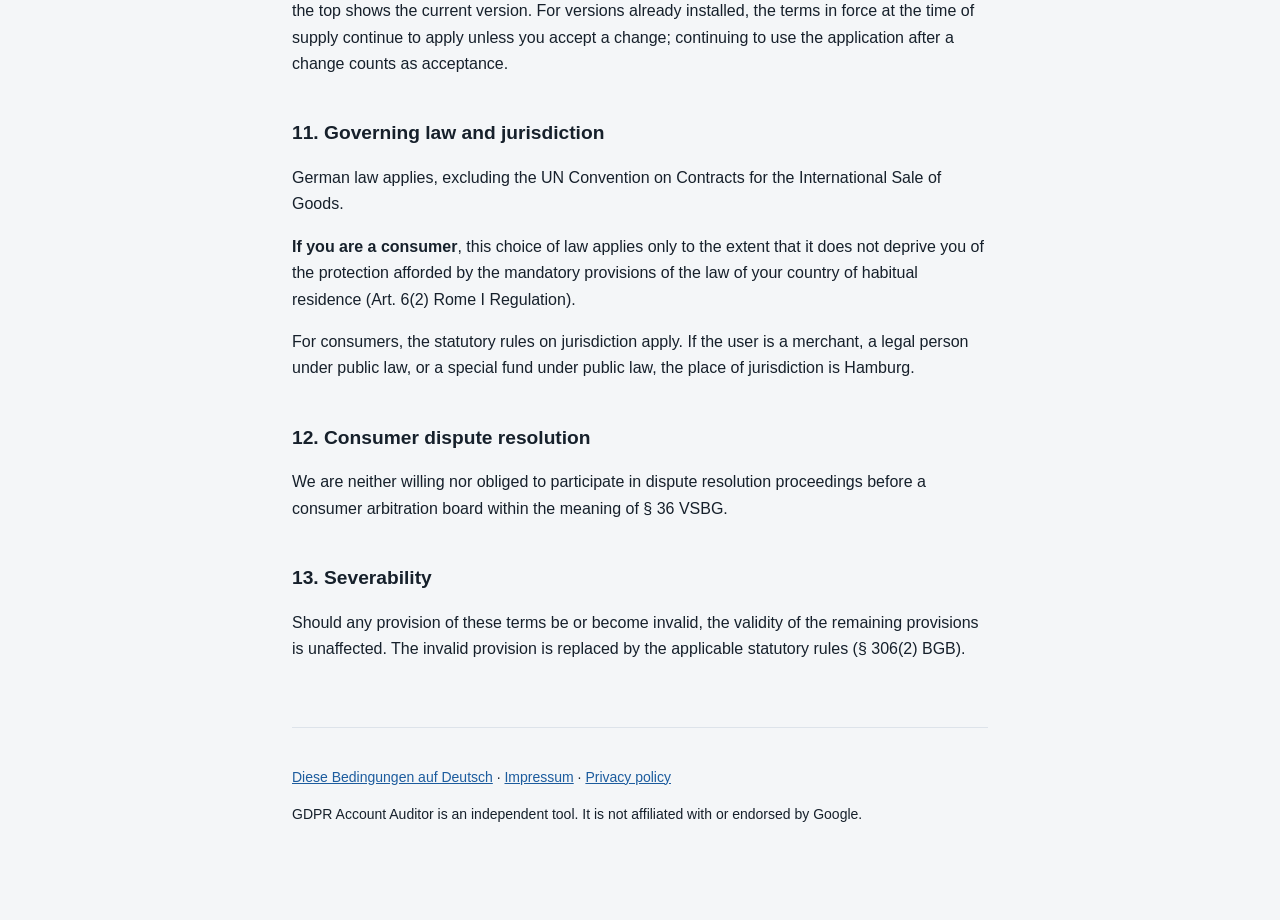
<file: terms.html>
<!doctype html>
<html lang="en">
<head>
<meta charset="utf-8">
<meta name="viewport" content="width=device-width, initial-scale=1">
<title>Terms of service — GDPR Account Auditor</title>
<meta name="description" content="Terms for using the GDPR Account Auditor.">
<link rel="stylesheet" href="style.css">
</head>
<body>
<div class="wrap">
<header>
  <h1>Terms of service</h1>
  <p class="updated">Last updated: 7 September 2026</p>
  <nav>
    <a href="index.html">Home</a>
    <a href="impressum.html">Impressum</a>
    <a href="privacy.html">Privacy policy</a>
    <a href="terms.html">Terms of service</a>
    <a class="lang" href="nutzungsbedingungen.html">Deutsch</a>
  </nav>
</header>

<p class="note">This is an English translation provided for convenience. The provider is established in Germany; in case of any discrepancy the <a href="nutzungsbedingungen.html">German version</a> prevails.</p>

<h2>1. Scope and provider</h2>
<p>These terms govern the supply and use of the "GDPR Account Auditor" application (the "application") and this website. The provider is the person named in the <a href="impressum.html">Impressum</a>.</p>
<p>By downloading or using the application you accept these terms. If you do not accept them, please do not use it.</p>
<p>Conflicting or differing terms of the user do not become part of the agreement unless their application is expressly agreed in writing.</p>

<h2>2. Subject matter: supplied free of charge</h2>
<p>The application is supplied <strong>free of charge</strong>. No fee, subscription or payment obligation arises. There is no entitlement to be supplied with it, to any particular functionality, to further development, or to support.</p>
<p>Under German law the rules on gifts (§§ 516 ff. BGB) apply by analogy to a gratuitous supply. This bears on liability and defects (sections 7 and 8).</p>

<h2>3. What the application does</h2>
<p>Running on your own computer and with your permission, the application examines your own mailbox to identify services you hold accounts with, and helps you compose data protection requests to those services.</p>
<p>It is intended for the personal exercise of your own rights over your own data.</p>

<h2>4. Licence</h2>
<p>You are granted a simple, non-exclusive, non-transferable right to use the application for the purposes described in section 3. Copyright and other intellectual property rights remain with the provider or the respective rights holders.</p>
<p>Where components of the application are distributed under an open source licence, the terms of that licence take precedence over these terms.</p>

<h2>5. Your responsibilities</h2>
<ul>
  <li>Use the application only with an email account you own or are authorised to access. <strong>Accessing someone else's mailbox without their informed consent is prohibited</strong> and may be a criminal offence (§ 202a StGB in Germany, and equivalents elsewhere).</li>
  <li>Keep your own device secure. Your discovered accounts are stored locally, and anyone with access to your computer may be able to read them.</li>
  <li>Comply with applicable law when sending requests. The application must not be used to harass any organisation or person, or to submit abusive volumes of requests.</li>
  <li>Do not circumvent technical protection measures on the websites the application retrieves, and do not use the contact lookup in a way that impairs their operation.</li>
</ul>

<h2>6. No legal advice</h2>
<div class="card">
  <p>The request templates are non-binding starting points. They are <strong>not legal advice</strong>, and using them creates no professional or advisory relationship. No legal service within the meaning of the German Legal Services Act (RDG) is provided.</p>
  <p>Whether a particular company must respond to you, within what period, and subject to what exemptions, depends on circumstances the application cannot assess. If the outcome matters, consult a qualified adviser or your data protection supervisory authority.</p>
</div>

<h2>7. Quality and defects</h2>
<p>The application identifies accounts by interpreting patterns in email. That method is <strong>neither exhaustive nor always correct</strong>. It will miss accounts whose mail you have deleted or that never sent identifiable mail, and it will sometimes list a company you do not hold an account with. Confidence scores express a relative assessment; they are not assurances.</p>
<p><strong>Check results before acting on them.</strong> In particular, verify a discovered contact address before using it: addresses marked "unchecked" were read automatically from a page and have not been confirmed.</p>
<p>Because the application is supplied gratuitously, liability for defects in quality and title is limited under §§ 521, 523, 524 BGB: the provider is liable in that respect only where a defect has been fraudulently concealed.</p>

<h2>8. Liability</h2>
<p>The provider is liable without limitation:</p>
<ul>
  <li>for intent and gross negligence;</li>
  <li>for damage arising from injury to life, body or health;</li>
  <li>under the German Product Liability Act (Produkthaftungsgesetz);</li>
  <li>to the extent of any guarantee given; and</li>
  <li>where a defect has been fraudulently concealed.</li>
</ul>
<p>For simple negligence — and to the extent no further limitation already follows from the gratuitous supply (section 2) — the provider is liable only for breach of a material contractual obligation, that is, an obligation whose fulfilment makes proper performance possible in the first place and on whose observance you may regularly rely. In that case liability is limited to the foreseeable damage typical for this type of agreement.</p>
<p>Liability is otherwise excluded. This does not involve any change to the burden of proof to your detriment.</p>
<p>The above limitations also apply in favour of the provider's legal representatives and agents.</p>
<p>For loss of data, the provider is liable only on the above conditions and only up to the cost of recovery that would have been necessary had you taken proper and regular backups.</p>

<h2>9. Availability and dependence on third parties</h2>
<p>The application depends on Google's Gmail API, which is outside our control and may be changed, restricted or discontinued at any time. No particular feature set or continued operation is promised.</p>
<p>The provider is not affiliated with Google LLC.</p>

<h2>10. Changes to these terms</h2>
<p>These terms may be amended, for instance when the application or the law changes. The date at the top shows the current version. For versions already installed, the terms in force at the time of supply continue to apply unless you accept a change; continuing to use the application after a change counts as acceptance.</p>

<h2>11. Governing law and jurisdiction</h2>
<p>German law applies, excluding the UN Convention on Contracts for the International Sale of Goods.</p>
<p><strong>If you are a consumer</strong>, this choice of law applies only to the extent that it does not deprive you of the protection afforded by the mandatory provisions of the law of your country of habitual residence (Art. 6(2) Rome I Regulation).</p>
<p>For consumers, the statutory rules on jurisdiction apply. If the user is a merchant, a legal person under public law, or a special fund under public law, the place of jurisdiction is Hamburg.</p>

<h2>12. Consumer dispute resolution</h2>
<p>We are neither willing nor obliged to participate in dispute resolution proceedings before a consumer arbitration board within the meaning of § 36 VSBG.</p>

<h2>13. Severability</h2>
<p>Should any provision of these terms be or become invalid, the validity of the remaining provisions is unaffected. The invalid provision is replaced by the applicable statutory rules (§ 306(2) BGB).</p>

<footer>
  <p><a href="nutzungsbedingungen.html">Diese Bedingungen auf Deutsch</a> · <a href="impressum.html">Impressum</a> · <a href="privacy.html">Privacy policy</a></p>
  <p>GDPR Account Auditor is an independent tool. It is not affiliated with or endorsed by Google.</p>
</footer>
</div>
</body>
</html>
</file>
<file: landing.css>
/* Landing page styles.
 *
 * Separate from style.css on purpose. That file is loaded by the legal
 * pages, whose URLs are registered with the Google OAuth client and must
 * keep rendering exactly as they do; nothing here can reach them.
 *
 * No build step and no CDN, matching the rest of the site. The palette is
 * sampled from the logo itself rather than approximated: the shield runs
 * #1BC7B5 at the top through #227DA1 to #353998 at the tip.
 *
 * Most visitors arrive by scanning a QR code, so this is written for a
 * phone first and widened at breakpoints.
 */

:root {
  --teal: #1BC7B5;
  --sea: #227DA1;
  --indigo: #3F53A9;
  --deep: #353998;
  --navy: #14143C;

  --ground: #ffffff;
  --raised: #f7f8fc;
  --ink: #14143C;
  --muted: #5a6280;
  --rule: #e4e7f2;

  --brand-gradient: linear-gradient(120deg, var(--teal), var(--sea) 45%, var(--deep));

  --shadow-sm: 0 1px 2px rgba(20, 20, 60, .06), 0 2px 8px rgba(20, 20, 60, .04);
  --shadow-md: 0 4px 12px rgba(20, 20, 60, .07), 0 16px 40px rgba(20, 20, 60, .07);

  --measure: 68rem;
  --step: clamp(3.5rem, 9vw, 7rem);
}

@media (prefers-color-scheme: dark) {
  :root {
    --ground: #0d0f1f;
    --raised: #151830;
    --ink: #e9ecf7;
    --muted: #9aa3c4;
    --rule: #262a45;
    --shadow-sm: 0 1px 2px rgba(0, 0, 0, .4);
    --shadow-md: 0 8px 30px rgba(0, 0, 0, .45);
  }
}

* { box-sizing: border-box; }

html { scroll-behavior: smooth; }

body {
  margin: 0;
  background: var(--ground);
  color: var(--ink);
  font: 16px/1.6 -apple-system, BlinkMacSystemFont, "Segoe UI", Roboto,
        Helvetica, Arial, sans-serif;
  -webkit-font-smoothing: antialiased;
  overflow-x: hidden;
}

.wrap { width: 100%; max-width: var(--measure); margin: 0 auto; padding: 0 1.25rem; }

h1, h2, h3 { text-wrap: balance; letter-spacing: -.02em; line-height: 1.12; margin: 0; }
p { margin: 0; }

.eyebrow {
  font-size: .78rem; font-weight: 700; letter-spacing: .12em;
  text-transform: uppercase; color: var(--muted);
}

/* ── Hero ──────────────────────────────────────────────────────────
   Dark regardless of the visitor's theme. The product is about taking
   something back, and the page should open with some weight to it. */
.hero {
  position: relative;
  background: #0a0c1c;
  color: #eef1fb;
  padding: 2rem 0 var(--step);
  overflow: hidden;
  isolation: isolate;
}

/* Two slow-drifting blooms of brand colour. Cheap to paint -- no
   filters or blend modes -- and they keep the flat navy from reading
   as a dead rectangle behind the text. */
.hero::before,
.hero::after {
  content: ""; position: absolute; z-index: -1;
  width: 46rem; height: 46rem; border-radius: 50%;
  opacity: .30; pointer-events: none;
}
.hero::before {
  background: radial-gradient(circle, rgba(27,199,181,.75), transparent 62%);
  top: -22rem; left: -14rem;
  animation: drift-a 26s ease-in-out infinite alternate;
}
.hero::after {
  background: radial-gradient(circle, rgba(63,83,169,.85), transparent 62%);
  top: 4rem; right: -20rem;
  animation: drift-b 31s ease-in-out infinite alternate;
}
@keyframes drift-a { to { transform: translate3d(5rem, 4rem, 0) scale(1.14); } }
@keyframes drift-b { to { transform: translate3d(-6rem, 3rem, 0) scale(1.09); } }

.hero-nav {
  display: flex; align-items: center; justify-content: space-between;
  gap: 1rem; padding: .35rem 0 3rem;
}
.hero-nav img { width: 148px; height: auto; display: block; }

/* The motto sits under the wordmark as a lockup, the way it does in the
   app's own sidebar, so the two read as the same brand. Indented to the
   width of the shield so it hangs off the "Reclaim" rather than the mark. */
.lockup { display: flex; flex-direction: column; }
/* Pulled up hard against the wordmark. The logo's own bottom edge is the
   shield, which hangs lower than the "Reclaim" text, so aligning to the
   image leaves a gap under the word that has to be taken back. */
.motto {
  margin-top: -.55rem;
  padding-left: 44px;
  font-size: .7rem; font-weight: 700; letter-spacing: .18em; line-height: 1;
  text-transform: uppercase; color: var(--teal);
}
@media (max-width: 30rem) {
  .hero-nav img { width: 124px; }
  .motto { margin-top: -.45rem; padding-left: 37px; font-size: .64rem; letter-spacing: .15em; }
}
.hero-nav a {
  color: rgba(238,241,251,.72); text-decoration: none;
  font-size: .9rem; font-weight: 600;
  transition: color .2s ease;
}
.hero-nav a:hover, .hero-nav a:focus-visible { color: #fff; }

.hero-grid { display: grid; gap: 3rem; align-items: center; }
@media (min-width: 62rem) {
  .hero-grid { grid-template-columns: 1fr 1fr; gap: 4rem; }
}

/* On one column the app window sat under the copy, the buttons and the
   note -- entirely below the fold on a phone, and the "See how it works"
   button scrolled straight past the one thing worth seeing.
 *
 * display:contents dissolves this wrapper so its children become grid
 * items in their own right, which lets the window be ordered up between
 * the sentence that sets it up and the buttons that follow it. DOM order
 * is unchanged, and the window is not focusable, so tab order and screen
 * reader order are unaffected. */
@media (max-width: 61.99rem) {
  .hero-copy { display: contents; }
  .hero-grid { gap: 1.5rem; }
  .eyebrow { order: 1; }
  .hero h1 { order: 2; }
  .hero-lede { order: 3; margin-bottom: .25rem; }
  .window { order: 4; }
  .cta-row { order: 5; }
  .hero-note { order: 6; margin-top: .1rem; }
}

.hero h1 {
  font-size: clamp(2.3rem, 7.5vw, 3.9rem);
  font-weight: 800;
  margin-bottom: 1.1rem;
}
/* The gradient sits on the one phrase that carries the promise. */
.grad {
  background: linear-gradient(100deg, var(--teal), #6f8cff);
  -webkit-background-clip: text; background-clip: text;
  -webkit-text-fill-color: transparent; color: transparent;
}
.hero-lede {
  font-size: clamp(1.05rem, 2.4vw, 1.22rem);
  color: rgba(238,241,251,.76); max-width: 34rem; margin-bottom: 2rem;
}

.cta-row { display: flex; flex-wrap: wrap; gap: .8rem; align-items: center; }
.btn {
  display: inline-flex; align-items: center; gap: .5rem;
  padding: .85rem 1.5rem; border-radius: 10px;
  font-weight: 700; font-size: .97rem; text-decoration: none;
  border: 1px solid transparent; cursor: pointer;
  transition: transform .18s ease, box-shadow .18s ease, background .18s ease;
}
.btn-primary {
  background: var(--brand-gradient); color: #fff;
  box-shadow: 0 6px 22px rgba(53,57,152,.45);
}
.btn-primary:hover { transform: translateY(-2px); box-shadow: 0 10px 30px rgba(53,57,152,.55); }
.btn-ghost { color: #eef1fb; border-color: rgba(238,241,251,.22); }
.btn-ghost:hover { background: rgba(238,241,251,.08); }

.hero-note {
  margin-top: 1.4rem; font-size: .87rem; color: rgba(238,241,251,.52);
  display: flex; align-items: center; gap: .5rem;
}
.dot-live {
  width: 7px; height: 7px; border-radius: 50%; background: var(--teal);
  box-shadow: 0 0 0 0 rgba(27,199,181,.65);
  animation: pulse 2.4s ease-out infinite;
}
@keyframes pulse {
  70% { box-shadow: 0 0 0 9px rgba(27,199,181,0); }
  100% { box-shadow: 0 0 0 0 rgba(27,199,181,0); }
}

/* ── The app window in the hero ────────────────────────────────────
   A recreation, not a screenshot: it stays sharp at any width, and the
   rows can animate in the way they do during a real scan. */
.window {
  background: #12142c; border: 1px solid rgba(238,241,251,.11);
  border-radius: 14px; box-shadow: 0 24px 70px rgba(0,0,0,.5);
  overflow: hidden;
}
.window-bar {
  display: flex; align-items: center; gap: .45rem;
  padding: .7rem .9rem; border-bottom: 1px solid rgba(238,241,251,.08);
  background: rgba(238,241,251,.03);
}
.window-bar i { width: 10px; height: 10px; border-radius: 50%; background: rgba(238,241,251,.18); }
.window-title {
  margin-left: .5rem; font-size: .78rem; color: rgba(238,241,251,.45);
  font-weight: 600;
}
.window-body { padding: 1rem .9rem 1.15rem; }

.counter-row {
  display: flex; align-items: baseline; gap: .6rem; padding: 0 .3rem .9rem;
}
.counter {
  font-size: 2.1rem; font-weight: 800; letter-spacing: -.03em;
  font-variant-numeric: tabular-nums; color: #fff;
}
.counter-label { font-size: .82rem; color: rgba(238,241,251,.5); }

.rows { display: flex; flex-direction: column; gap: .3rem; }
.row {
  display: flex; align-items: center; gap: .7rem;
  padding: .5rem .55rem; border-radius: 9px;
  opacity: 0; transform: translateY(9px);
}
.row.in { animation: row-in .5s cubic-bezier(.22,.9,.3,1) forwards; }
@keyframes row-in { to { opacity: 1; transform: none; } }
.row-mark {
  width: 30px; height: 30px; border-radius: 8px; flex: none;
  display: grid; place-items: center;
}
.row-mark svg { width: 58%; height: 58%; display: block; }
.row-name { font-size: .87rem; font-weight: 600; color: #eef1fb; line-height: 1.2; }
.row-domain { font-size: .74rem; color: rgba(238,241,251,.42); }
.row-when { margin-left: auto; font-size: .72rem; color: rgba(238,241,251,.38); white-space: nowrap; }

/* ── Sections ──────────────────────────────────────────────────────*/
section { padding: var(--step) 0; }
.section-head { max-width: 40rem; margin-bottom: 3rem; }
.section-head h2 { font-size: clamp(1.7rem, 4.4vw, 2.5rem); margin: .7rem 0 .9rem; }
.section-head p { color: var(--muted); font-size: 1.05rem; }

.alt { background: var(--raised); }

/* ── Scroll reveals ────────────────────────────────────────────────*/
.reveal { opacity: 0; transform: translateY(18px); }
.reveal.shown {
  opacity: 1; transform: none;
  transition: opacity .6s ease, transform .6s cubic-bezier(.22,.9,.3,1);
}

/* ── Steps ─────────────────────────────────────────────────────────*/
.steps { display: grid; gap: 1.1rem; }
@media (min-width: 50rem) { .steps { grid-template-columns: repeat(3, 1fr); } }
.step {
  position: relative; background: var(--ground); border: 1px solid var(--rule);
  border-radius: 14px; padding: 1.6rem 1.4rem 1.5rem; box-shadow: var(--shadow-sm);
  transition: transform .25s ease, box-shadow .25s ease;
}
.step:hover { transform: translateY(-4px); box-shadow: var(--shadow-md); }
.step-n {
  display: grid; place-items: center; width: 2.2rem; height: 2.2rem;
  border-radius: 9px; background: var(--brand-gradient); color: #fff;
  font-weight: 800; font-size: .95rem; margin-bottom: 1rem;
}
.step h3 { font-size: 1.12rem; margin-bottom: .5rem; }
.step p { color: var(--muted); font-size: .95rem; }

/* ── The privacy split ─────────────────────────────────────────────*/
.split { display: grid; gap: 1.1rem; }
@media (min-width: 50rem) { .split { grid-template-columns: 1fr 1fr; } }
.panel {
  border-radius: 14px; padding: 1.6rem 1.5rem; border: 1px solid var(--rule);
  background: var(--ground); box-shadow: var(--shadow-sm);
}
.panel h3 { font-size: 1.05rem; display: flex; align-items: center; gap: .55rem; margin-bottom: 1.1rem; }
.panel ul { list-style: none; margin: 0; padding: 0; display: flex; flex-direction: column; gap: .7rem; }
.panel li { display: flex; align-items: flex-start; gap: .65rem; font-size: .95rem; }
.panel li svg { flex: none; margin-top: .18rem; }
.panel-keep { border-color: rgba(27,199,181,.4); }
.panel-never { border-color: rgba(214,69,90,.32); }
.tick { color: #12a594; }
.cross { color: #d6455a; }

.enforced {
  margin-top: 1.6rem; padding: 1.1rem 1.3rem; border-radius: 12px;
  background: var(--raised); border: 1px solid var(--rule);
  font-size: .95rem; color: var(--muted);
}
.enforced strong { color: var(--ink); }

/* ── Numbers ───────────────────────────────────────────────────────*/
.figures { display: grid; gap: 1.1rem; }
@media (min-width: 44rem) { .figures { grid-template-columns: repeat(3, 1fr); } }
.figure {
  text-align: center; padding: 1.7rem 1rem;
  border-radius: 14px; background: var(--ground);
  border: 1px solid var(--rule); box-shadow: var(--shadow-sm);
}
.figure b {
  display: block; font-size: clamp(2rem, 6vw, 2.8rem); font-weight: 800;
  letter-spacing: -.03em; font-variant-numeric: tabular-nums;
  background: var(--brand-gradient);
  -webkit-background-clip: text; background-clip: text;
  -webkit-text-fill-color: transparent; color: transparent;
}
.figure span { font-size: .92rem; color: var(--muted); }

/* ── Rights ────────────────────────────────────────────────────────*/
.rights { display: grid; gap: 1.1rem; }
@media (min-width: 50rem) { .rights { grid-template-columns: 1fr 1fr; } }
.right-card {
  border-radius: 14px; padding: 1.6rem 1.5rem;
  border: 1px solid var(--rule); background: var(--ground);
  box-shadow: var(--shadow-sm);
  transition: transform .25s ease, box-shadow .25s ease;
}
.right-card:hover { transform: translateY(-4px); box-shadow: var(--shadow-md); }
.article {
  display: inline-block; font-size: .74rem; font-weight: 800;
  letter-spacing: .07em; text-transform: uppercase;
  padding: .3rem .6rem; border-radius: 6px; margin-bottom: .9rem;
  background: rgba(27,199,181,.14); color: #0e7f72;
}
@media (prefers-color-scheme: dark) { .article { background: rgba(27,199,181,.16); color: var(--teal); } }
.right-card h3 { font-size: 1.15rem; margin-bottom: .5rem; }
.right-card p { color: var(--muted); font-size: .95rem; }

.deadline {
  margin-top: 1.6rem; display: flex; align-items: center; gap: .9rem;
  padding: 1.1rem 1.3rem; border-radius: 12px;
  border: 1px solid var(--rule); background: var(--raised);
  font-size: .95rem; color: var(--muted);
}
.deadline b { color: var(--ink); }

/* ── Close ─────────────────────────────────────────────────────────*/
.close-band {
  background: #0a0c1c; color: #eef1fb; text-align: center;
  border-radius: 18px; padding: clamp(2.5rem, 7vw, 4rem) 1.5rem;
  position: relative; overflow: hidden; isolation: isolate;
}
.close-band::before {
  content: ""; position: absolute; inset: -40% -10%; z-index: -1;
  background: radial-gradient(circle at 30% 20%, rgba(27,199,181,.35), transparent 55%),
              radial-gradient(circle at 75% 80%, rgba(63,83,169,.45), transparent 55%);
}
.close-band h2 { font-size: clamp(1.7rem, 5vw, 2.4rem); margin-bottom: .9rem; }
.close-band p { color: rgba(238,241,251,.72); max-width: 34rem; margin: 0 auto 1.8rem; }

/* ── Footer ────────────────────────────────────────────────────────*/
footer { padding: 3rem 0 4rem; border-top: 1px solid var(--rule); margin-top: var(--step); }
.foot-grid { display: flex; flex-wrap: wrap; gap: 1.5rem; justify-content: space-between; }
.foot-links { display: flex; flex-wrap: wrap; gap: 1.1rem; }
footer a { color: var(--muted); text-decoration: none; font-size: .9rem; }
footer a:hover { color: var(--ink); text-decoration: underline; }
.disclaimer { color: var(--muted); font-size: .82rem; max-width: 44rem; margin-top: 1.8rem; }
footer img { width: 128px; height: auto; display: block; margin-bottom: .8rem; }
.logo-dark { display: none; }
@media (prefers-color-scheme: dark) {
  .logo-light { display: none; }
  .logo-dark { display: block; }
}

/* ══ Touch and small screens ═══════════════════════════════════════
   Most visitors arrive by scanning a QR code, so this is the common
   case rather than the fallback. Everything below either fixes
   something that silently does nothing on a phone, or buys back
   vertical space, which is the scarce resource on a small screen. */

/* Stagger belongs in CSS, not in the observer callback. On a phone
   cards cross the threshold one at a time, so an index-based delay
   computed per batch collapses to zero and they all arrive flat. */
.steps .step:nth-child(2),
.figures .figure:nth-child(2),
.rights .right-card:nth-child(2),
.split .panel:nth-child(2) { transition-delay: .09s; }
.steps .step:nth-child(3),
.figures .figure:nth-child(3) { transition-delay: .18s; }

/* The lifts above are all :hover, which never fires on touch -- so on a
   phone every card was inert. Swap in a press response instead. */
@media (hover: none) {
  .step:hover, .right-card:hover, .btn-primary:hover { transform: none; }
  .step:active, .right-card:active, .panel:active { transform: scale(.985); }
  .btn:active { transform: scale(.97); }
  .step, .right-card, .panel, .btn { transition: transform .12s ease, box-shadow .25s ease; }
}

/* The grey flash Safari and Chrome paint over a tapped link makes a
   considered layout look cheap. */
* { -webkit-tap-highlight-color: transparent; }

/* Keeps content clear of the notch and the home indicator in landscape
   without pushing everything in on a normal screen. */
.wrap {
  padding-left: max(1.25rem, env(safe-area-inset-left));
  padding-right: max(1.25rem, env(safe-area-inset-right));
}

/* Reading progress. On a long page reached by a QR code it is the one
   piece of chrome worth keeping on screen -- it tells a thumb how much
   is left. Transform-only, so it never triggers layout. */
.progress {
  position: fixed; inset: 0 0 auto 0; height: 3px; z-index: 60;
  background: var(--brand-gradient);
  transform: scaleX(0); transform-origin: 0 50%;
  will-change: transform;
}

.window {
  opacity: 0; transform: translateY(16px) scale(.985);
  animation: window-in .85s .2s cubic-bezier(.22,.9,.3,1) forwards;
}
@keyframes window-in { to { opacity: 1; transform: none; } }

@media (max-width: 48rem) {
  /* 46rem blooms are a lot of pixels to repaint every frame on a phone
     GPU. Smaller costs nothing visually at this width. */
  .hero::before, .hero::after { width: 26rem; height: 26rem; opacity: .34; }
  .hero::before { top: -13rem; left: -9rem; }
  .hero::after { top: 1rem; right: -13rem; }

  .hero { padding-bottom: 3.5rem; }
  .hero-nav { padding-bottom: 1.75rem; }
  .hero h1 { font-size: clamp(2.1rem, 8.6vw, 3rem); }
  .hero-lede { font-size: 1.02rem; }
  .section-head { margin-bottom: 2rem; }
  .section-head h2 { font-size: clamp(1.55rem, 6.4vw, 2.1rem); }

  /* Every row of the list earned back here is one more the visitor sees
     before having to scroll, and the list is the point of the window. */
  .window-body { padding: .8rem .7rem .9rem; }
  .counter-row { padding-bottom: .6rem; }
  .counter { font-size: 1.75rem; }
  .counter-label { font-size: .76rem; }
  .row { padding: .42rem .45rem; }
  .row-mark { width: 27px; height: 27px; border-radius: 7px; }
}

.close-status {
  display: inline-flex; align-items: center; gap: .5rem;
  font-size: .82rem; font-weight: 700; letter-spacing: .12em;
  text-transform: uppercase; color: var(--teal);
}
.close-status::before {
  content: ""; width: 7px; height: 7px; border-radius: 50%;
  background: var(--teal);
}

/* Three stacked squares cost most of a screen each and say very little.
   Laid on their side the number and its label read as one line. */
@media (max-width: 44rem) {
  .figures { gap: .7rem; }
  .figure {
    display: flex; align-items: center; gap: 1rem;
    text-align: left; padding: 1.1rem 1.2rem;
  }
  .figure b { font-size: 2.1rem; line-height: 1; flex: none; min-width: 3.2ch; }
  .figure span { font-size: .88rem; }
}

/* Side-by-side buttons on a narrow screen leave two cramped targets. */
@media (max-width: 26rem) {
  .cta-row { flex-direction: column; align-items: stretch; gap: .6rem; }
  .btn { justify-content: center; padding: .95rem 1.5rem; }
  .row-when { display: none; }
  .foot-links { gap: .5rem 1rem; }
}

/* Motion is decoration here; every animation above only moves or fades
   something that is already in its final position and readable. */
@media (prefers-reduced-motion: reduce) {
  html { scroll-behavior: auto; }
  *, *::before, *::after {
    animation-duration: .001ms !important;
    animation-iteration-count: 1 !important;
    transition-duration: .001ms !important;
  }
  .reveal { opacity: 1; transform: none; }
  .row { opacity: 1; transform: none; }
  .window { opacity: 1; transform: none; animation: none; }
  .progress { display: none; }
}
</file>
<file: style.css>
/* Shared styles. Deliberately one small file, no build step, no CDN -- these
   pages must stay reachable and readable for as long as the OAuth client
   points at them. */
:root {
  --ground: #f4f6f8;
  --surface: #ffffff;
  --ink: #16202b;
  --muted: #5b6b7c;
  --accent: #1c5c9e;
  --rule: #dde3ea;
}
@media (prefers-color-scheme: dark) {
  :root {
    --ground: #0f151c;
    --surface: #161f29;
    --ink: #e6edf4;
    --muted: #8fa3b6;
    --accent: #6cabe4;
    --rule: #26313d;
  }
}
* { box-sizing: border-box; }
body {
  margin: 0;
  background: var(--ground);
  color: var(--ink);
  font: 16px/1.65 -apple-system, BlinkMacSystemFont, "Segoe UI", Roboto, Helvetica, Arial, sans-serif;
}
.wrap { max-width: 46rem; margin: 0 auto; padding: 3rem 1.25rem 5rem; }
header { border-bottom: 1px solid var(--rule); padding-bottom: 1.5rem; margin-bottom: 2.5rem; }
nav { display: flex; gap: 1.25rem; font-size: .9rem; margin-top: .75rem; flex-wrap: wrap; }
nav a { color: var(--muted); text-decoration: none; }
nav a:hover, nav a:focus-visible { color: var(--accent); text-decoration: underline; }
h1 { font-size: 1.9rem; line-height: 1.2; margin: 0; text-wrap: balance; }
h2 { font-size: 1.2rem; margin: 2.5rem 0 .75rem; text-wrap: balance; }
h3 { font-size: 1rem; margin: 1.75rem 0 .5rem; }
p, li { color: var(--ink); }
.lede { font-size: 1.1rem; color: var(--muted); margin-top: .75rem; }
.card {
  background: var(--surface); border: 1px solid var(--rule);
  border-radius: 8px; padding: 1.25rem 1.5rem; margin: 1.5rem 0;
}
code {
  font-family: ui-monospace, SFMono-Regular, Consolas, monospace;
  font-size: .9em; background: var(--ground); padding: .1em .35em;
  border-radius: 3px; border: 1px solid var(--rule);
}
table { width: 100%; border-collapse: collapse; margin: 1rem 0; font-size: .95rem; }
th, td { text-align: left; padding: .6rem .5rem; border-bottom: 1px solid var(--rule); vertical-align: top; }
th { font-weight: 600; color: var(--muted); font-size: .85rem; text-transform: uppercase; letter-spacing: .04em; }
.scroll { overflow-x: auto; }
footer { margin-top: 4rem; padding-top: 1.5rem; border-top: 1px solid var(--rule); color: var(--muted); font-size: .875rem; }
a { color: var(--accent); }
.updated { color: var(--muted); font-size: .875rem; }

/* The language switch sits at the end of the nav and is pulled away from
   the page links, because it is a different kind of choice. */
nav a.lang { margin-left: auto; font-weight: 600; }
@media (max-width: 32rem) { nav a.lang { margin-left: 0; } }

/* Says which version governs. German law applies to the provider, so the
   German text is authoritative and the English is a courtesy -- a reader
   is entitled to know which one binds them. */
.note {
  font-size: .875rem; color: var(--muted);
  border-left: 3px solid var(--rule); padding: .1rem 0 .1rem .9rem; margin: 0 0 2rem;
}
hr { border: none; border-top: 1px solid var(--rule); margin: 3rem 0 0; }
</file>
